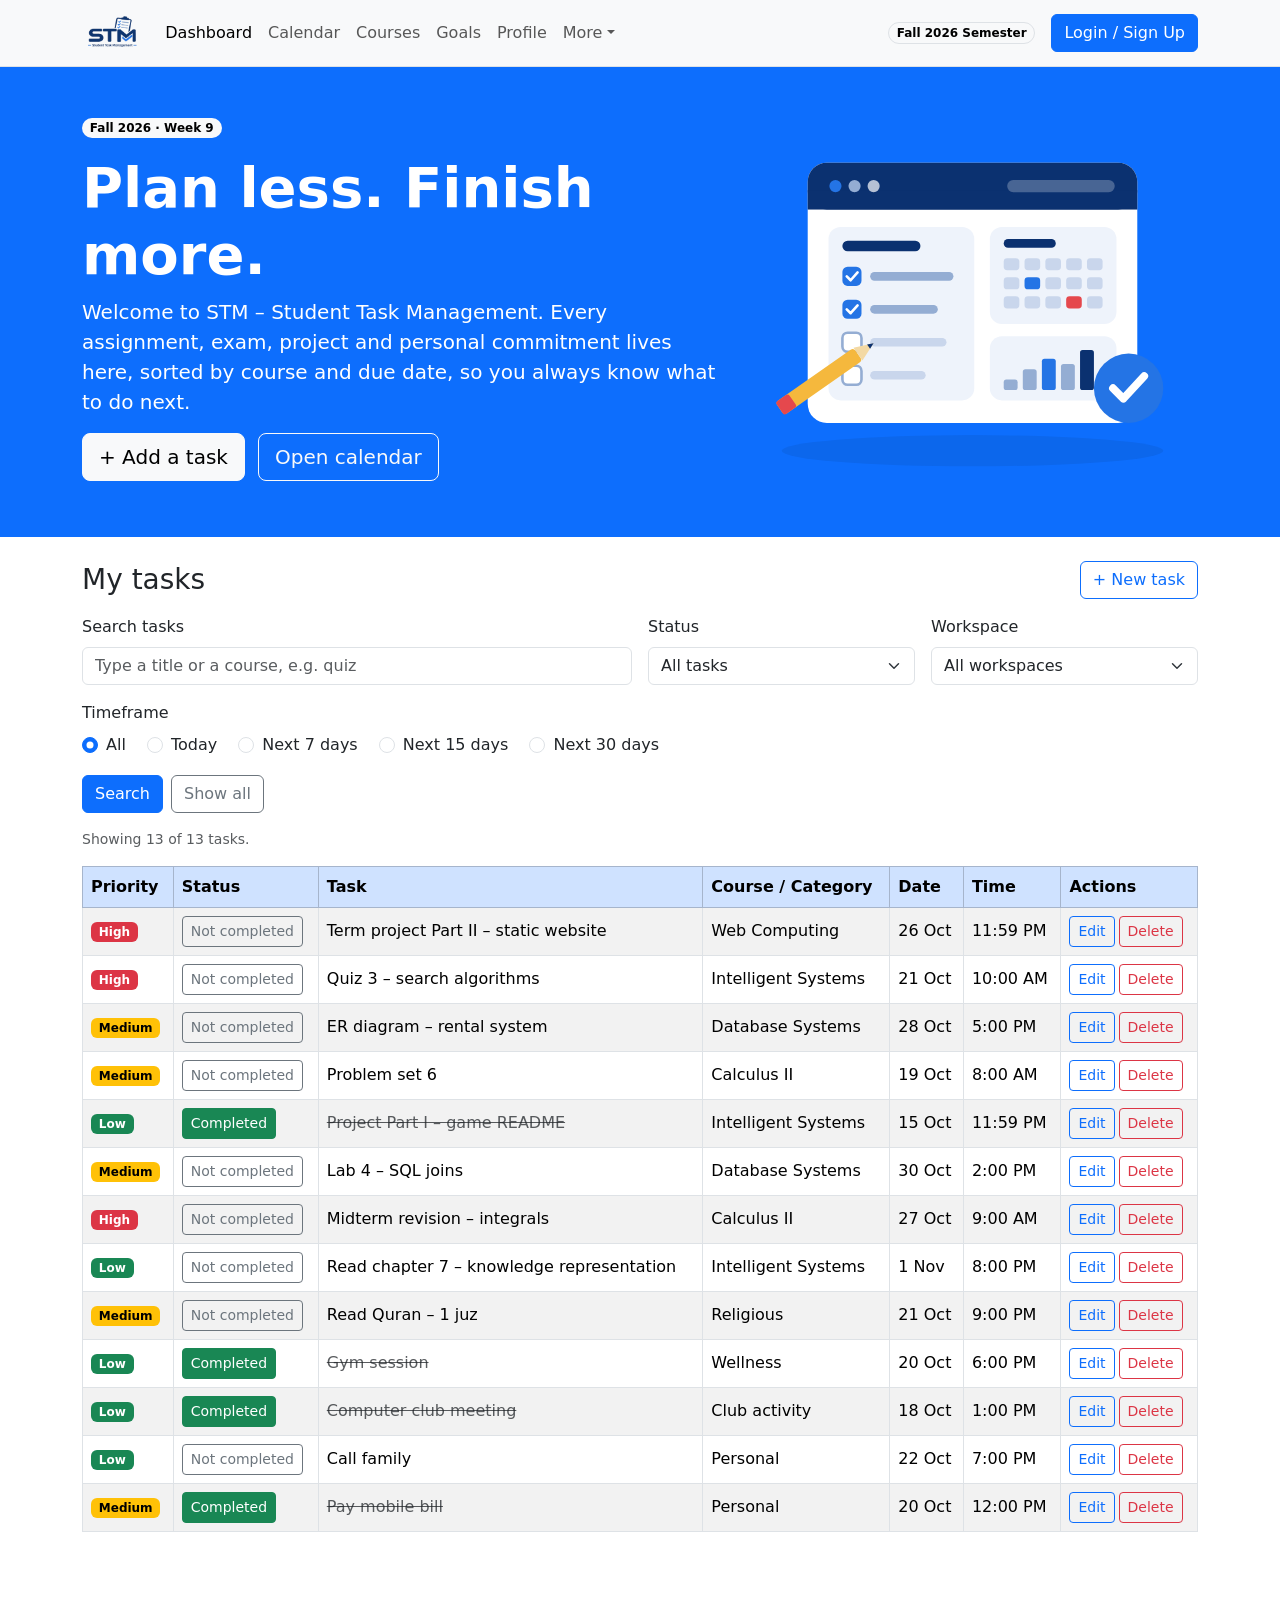
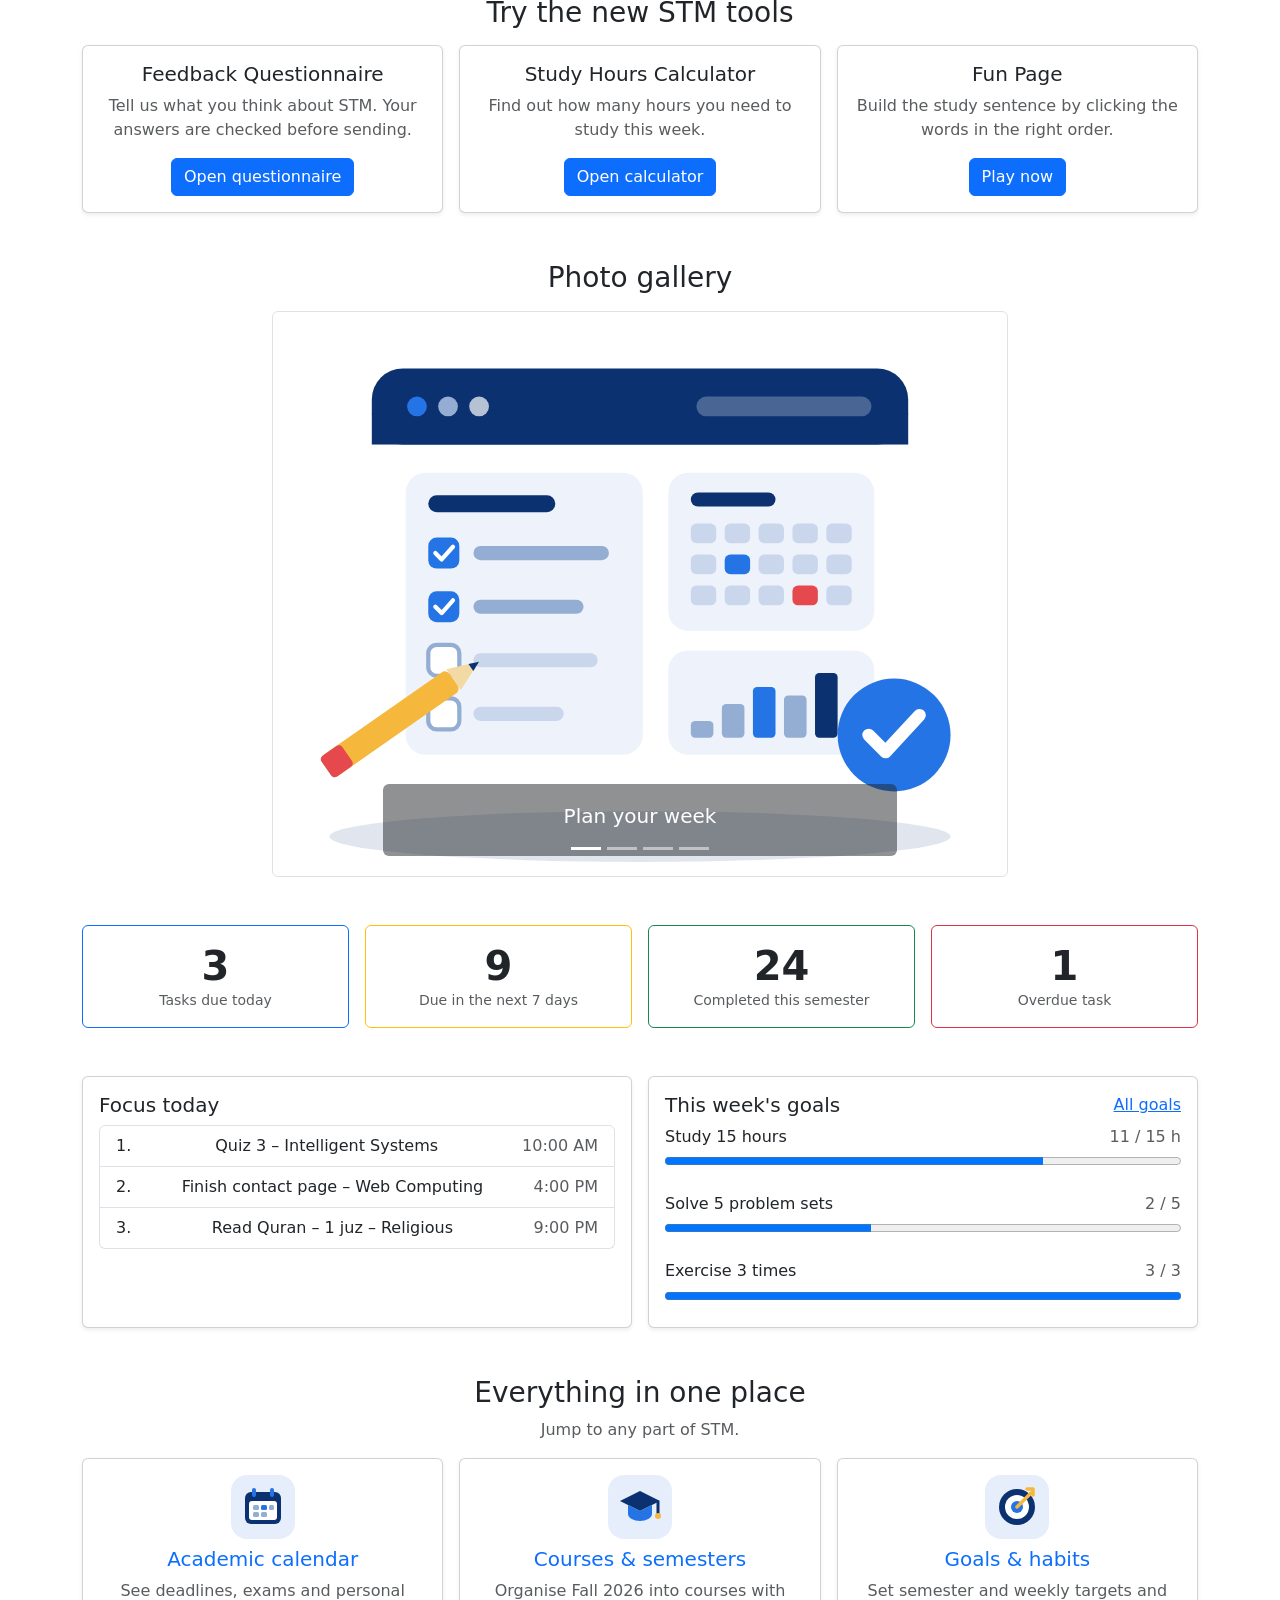
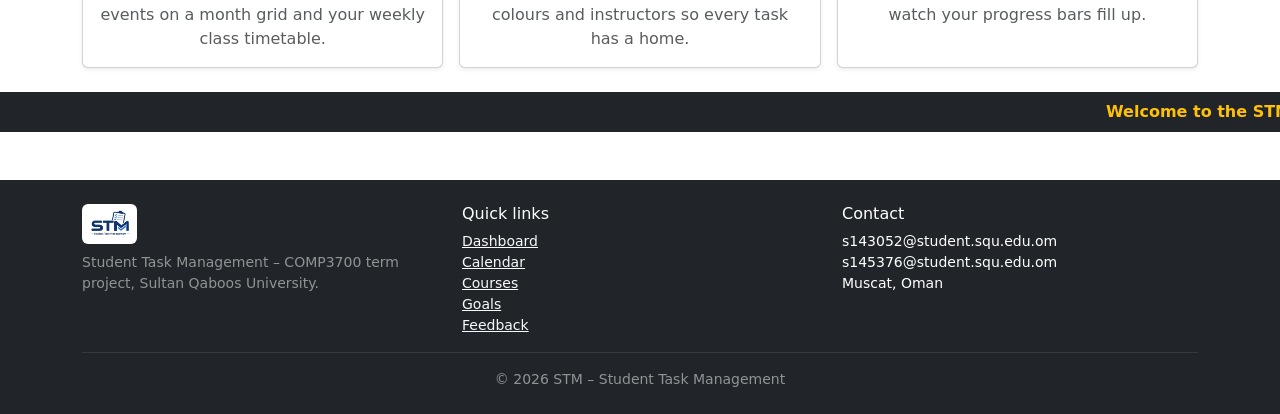
<file: index.html>
<!DOCTYPE html>
<html lang="en">
<head>
  <meta charset="UTF-8" />
  <meta name="viewport" content="width=device-width, initial-scale=1" />
  <title>Task Dashboard | STM – Student Task Management</title>
  <link rel="icon" type="image/svg+xml" href="images/favicon.svg" />
  <link href="https://cdn.jsdelivr.net/npm/bootstrap@5.3.8/dist/css/bootstrap.min.css" rel="stylesheet" integrity="sha384-sRIl4kxILFvY47J16cr9ZwB07vP4J8+LH7qKQnuqkuIAvNWLzeN8tE5YBujZqJLB" crossorigin="anonymous" />
</head>
<body>
  <nav class="navbar navbar-expand-lg bg-body-tertiary border-bottom sticky-top">
    <div class="container">
      <a class="navbar-brand" href="index.html"><img src="images/logo.png" alt="STM logo" height="40" /></a>
      <button class="navbar-toggler" type="button" data-bs-toggle="collapse" data-bs-target="#mainNav" aria-controls="mainNav" aria-expanded="false" aria-label="Toggle navigation">
        <span class="navbar-toggler-icon"></span>
      </button>
      <div class="collapse navbar-collapse" id="mainNav">
        <ul class="navbar-nav me-auto mb-2 mb-lg-0">
          <li class="nav-item"><a class="nav-link active" aria-current="page" href="index.html">Dashboard</a></li>
          <li class="nav-item"><a class="nav-link" href="pages/calendar.html">Calendar</a></li>
          <li class="nav-item"><a class="nav-link" href="pages/courses.html">Courses</a></li>
          <li class="nav-item"><a class="nav-link" href="pages/goals.html">Goals</a></li>
          <li class="nav-item"><a class="nav-link" href="pages/profile.html">Profile</a></li>
          <li class="nav-item dropdown">
            <a class="nav-link dropdown-toggle" href="#" role="button" data-bs-toggle="dropdown" aria-expanded="false">More</a>
            <ul class="dropdown-menu">
              <li><a class="dropdown-item" href="pages/questionnaire.html">Feedback (Questionnaire)</a></li>
              <li><a class="dropdown-item" href="pages/calculate.html">Study Calculator</a></li>
              <li><a class="dropdown-item" href="pages/funpage.html">Fun Page</a></li>
              <li><a class="dropdown-item" href="pages/aboutus.html">About Us</a></li>
              <li><a class="dropdown-item" href="pages/contact.html">Contact Us</a></li>
            </ul>
          </li>
        </ul>
        <span class="badge rounded-pill text-bg-light border me-lg-3 mb-2 mb-lg-0">Fall 2026 Semester</span>
        <a class="btn btn-primary" href="pages/login.html">Login / Sign Up</a>
      </div>
    </div>
  </nav>

  <!-- Hero -->
  <section class="bg-primary text-white py-5">
    <div class="container">
      <div class="row align-items-center g-4">
        <div class="col-md-7">
          <span class="badge rounded-pill text-bg-light mb-3">Fall 2026 · Week 9</span>
          <h1 class="display-4 fw-bold">Plan less. Finish more.</h1>
          <p class="lead">Welcome to <strong>STM – Student Task Management</strong>. Every assignment, exam, project and personal commitment lives here, sorted by course and due date, so you always know what to do next.</p>
          <button type="button" class="btn btn-light btn-lg me-2 mb-2" data-bs-toggle="modal" data-bs-target="#addTaskModal">+ Add a task</button>
          <a class="btn btn-outline-light btn-lg mb-2" href="pages/calendar.html">Open calendar</a>
        </div>
        <div class="col-md-5 text-center">
          <img src="images/hero-planner.svg" class="img-fluid" alt="Planner illustration with checklist, calendar and chart" />
        </div>
      </div>
    </div>
  </section>

  <main class="container my-4">

    <!-- Tasks: table is filled by JavaScript from the tasks array -->
    <section class="mb-5" id="tasks">
      <div class="d-flex flex-wrap justify-content-between align-items-center mb-3">
        <h2 class="h3 mb-0">My tasks</h2>
        <button type="button" class="btn btn-outline-primary" data-bs-toggle="modal" data-bs-target="#addTaskModal">+ New task</button>
      </div>

      <form id="searchForm" class="row g-3 align-items-end mb-3" action="#" method="get" novalidate="novalidate">
        <div class="col-md-6">
          <label for="search_text" class="form-label">Search tasks</label>
          <input type="text" class="form-control" id="search_text" name="search_text" placeholder="Type a title or a course, e.g. quiz" />
        </div>
        <div class="col-md-3">
          <label for="search_status" class="form-label">Status</label>
          <select class="form-select" id="search_status" name="search_status">
            <option value="all">All tasks</option>
            <option value="Not completed">Not completed</option>
            <option value="Completed">Completed</option>
          </select>
        </div>
        <div class="col-md-3">
          <label for="search_workspace" class="form-label">Workspace</label>
          <select class="form-select" id="search_workspace" name="search_workspace">
            <option value="all">All workspaces</option>
            <option value="General">General / Personal</option>
            <option value="Academic">Academic</option>
          </select>
        </div>
        <div class="col-12">
          <div class="form-label">Timeframe</div>
          <div class="form-check form-check-inline">
            <input class="form-check-input" type="radio" name="search_timeframe" id="tf_all" value="all" checked="checked" />
            <label class="form-check-label" for="tf_all">All</label>
          </div>
          <div class="form-check form-check-inline">
            <input class="form-check-input" type="radio" name="search_timeframe" id="tf_today" value="today" />
            <label class="form-check-label" for="tf_today">Today</label>
          </div>
          <div class="form-check form-check-inline">
            <input class="form-check-input" type="radio" name="search_timeframe" id="tf_7" value="7" />
            <label class="form-check-label" for="tf_7">Next 7 days</label>
          </div>
          <div class="form-check form-check-inline">
            <input class="form-check-input" type="radio" name="search_timeframe" id="tf_15" value="15" />
            <label class="form-check-label" for="tf_15">Next 15 days</label>
          </div>
          <div class="form-check form-check-inline">
            <input class="form-check-input" type="radio" name="search_timeframe" id="tf_30" value="30" />
            <label class="form-check-label" for="tf_30">Next 30 days</label>
          </div>
        </div>
        <div class="col-12 d-flex gap-2">
          <button type="submit" class="btn btn-primary">Search</button>
          <button type="button" class="btn btn-outline-secondary" id="showAllButton">Show all</button>
        </div>
      </form>

      <div id="taskMessage" class="alert alert-success d-none" role="alert"></div>
      <p class="text-muted small" id="taskCount"></p>

      <div class="table-responsive">
  <table class="table table-bordered table-striped table-hover align-middle" id="taskTable">
    <thead class="table-primary">
      <tr><th scope="col">Priority</th><th scope="col">Status</th><th scope="col">Task</th><th scope="col">Course / Category</th><th scope="col">Date</th><th scope="col">Time</th><th scope="col">Actions</th></tr>
    </thead>
    <tbody id="taskBody">
    </tbody>
  </table>
</div>
    </section>

    <!-- Links to the three new pages -->
    <section class="mb-5">
      <h2 class="h3 text-center mb-3">Try the new STM tools</h2>
      <div class="row g-3">
        <div class="col-md-4">
          <div class="card h-100 text-center shadow-sm">
            <div class="card-body">
              <h3 class="h5">Feedback Questionnaire</h3>
              <p class="text-muted">Tell us what you think about STM. Your answers are checked before sending.</p>
              <a href="pages/questionnaire.html" class="btn btn-primary">Open questionnaire</a>
            </div>
          </div>
        </div>
        <div class="col-md-4">
          <div class="card h-100 text-center shadow-sm">
            <div class="card-body">
              <h3 class="h5">Study Hours Calculator</h3>
              <p class="text-muted">Find out how many hours you need to study this week.</p>
              <a href="pages/calculate.html" class="btn btn-primary">Open calculator</a>
            </div>
          </div>
        </div>
        <div class="col-md-4">
          <div class="card h-100 text-center shadow-sm">
            <div class="card-body">
              <h3 class="h5">Fun Page</h3>
              <p class="text-muted">Build the study sentence by clicking the words in the right order.</p>
              <a href="pages/funpage.html" class="btn btn-primary">Play now</a>
            </div>
          </div>
        </div>
      </div>
    </section>

    <!-- Photo gallery: Bootstrap carousel, a new photo every 3 seconds -->
    <section class="mb-5">
      <h2 class="h3 text-center mb-3">Photo gallery</h2>
      <div class="row justify-content-center">
        <div class="col-lg-8">
          <div id="photoGallery" class="carousel slide border rounded bg-white" data-bs-ride="carousel" data-bs-interval="3000">
            <div class="carousel-indicators">
              <button type="button" data-bs-target="#photoGallery" data-bs-slide-to="0" class="active" aria-current="true" aria-label="Photo 1"></button>
              <button type="button" data-bs-target="#photoGallery" data-bs-slide-to="1" aria-label="Photo 2"></button>
              <button type="button" data-bs-target="#photoGallery" data-bs-slide-to="2" aria-label="Photo 3"></button>
              <button type="button" data-bs-target="#photoGallery" data-bs-slide-to="3" aria-label="Photo 4"></button>
            </div>
            <div class="carousel-inner">
              <div class="carousel-item active">
                <img src="images/hero-planner.svg" class="d-block w-100" alt="Planner with checklist and calendar" />
                <div class="carousel-caption bg-dark bg-opacity-50 rounded">
                  <h3 class="h5">Plan your week</h3>
                </div>
              </div>
              <div class="carousel-item">
                <img src="images/study-team.svg" class="d-block w-100" alt="Students studying together" />
                <div class="carousel-caption bg-dark bg-opacity-50 rounded">
                  <h3 class="h5">Study together</h3>
                </div>
              </div>
              <div class="carousel-item">
                <img src="images/contact-mail.svg" class="d-block w-100" alt="Mail and messages" />
                <div class="carousel-caption bg-dark bg-opacity-50 rounded">
                  <h3 class="h5">Stay in touch</h3>
                </div>
              </div>
              <div class="carousel-item">
                <img src="images/logo-large.png" class="d-block w-100" alt="STM logo" />
                <div class="carousel-caption bg-dark bg-opacity-50 rounded">
                  <h3 class="h5">STM – Student Task Management</h3>
                </div>
              </div>
            </div>
            <button class="carousel-control-prev" type="button" data-bs-target="#photoGallery" data-bs-slide="prev">
              <span class="carousel-control-prev-icon" aria-hidden="true"></span>
              <span class="visually-hidden">Previous</span>
            </button>
            <button class="carousel-control-next" type="button" data-bs-target="#photoGallery" data-bs-slide="next">
              <span class="carousel-control-next-icon" aria-hidden="true"></span>
              <span class="visually-hidden">Next</span>
            </button>
          </div>
        </div>
      </div>
    </section>

    <!-- Stat cards -->
    <section class="mb-5">
      <div class="row g-3 text-center">
        <div class="col-6 col-md-3"><div class="card border-primary h-100"><div class="card-body"><p class="display-6 fw-bold mb-0">3</p><p class="small text-muted mb-0">Tasks due today</p></div></div></div>
        <div class="col-6 col-md-3"><div class="card border-warning h-100"><div class="card-body"><p class="display-6 fw-bold mb-0">9</p><p class="small text-muted mb-0">Due in the next 7 days</p></div></div></div>
        <div class="col-6 col-md-3"><div class="card border-success h-100"><div class="card-body"><p class="display-6 fw-bold mb-0">24</p><p class="small text-muted mb-0">Completed this semester</p></div></div></div>
        <div class="col-6 col-md-3"><div class="card border-danger h-100"><div class="card-body"><p class="display-6 fw-bold mb-0">1</p><p class="small text-muted mb-0">Overdue task</p></div></div></div>
      </div>
    </section>

    <!-- Focus today and goals -->
    <section class="mb-5">
      <div class="row g-3">
        <div class="col-md-6">
          <div class="card h-100 shadow-sm">
            <div class="card-body">
              <h2 class="h5 card-title">Focus today</h2>
              <ol class="list-group list-group-numbered">
                <li class="list-group-item d-flex justify-content-between">Quiz 3 – Intelligent Systems <span class="text-muted">10:00 AM</span></li>
                <li class="list-group-item d-flex justify-content-between">Finish contact page – Web Computing <span class="text-muted">4:00 PM</span></li>
                <li class="list-group-item d-flex justify-content-between">Read Quran – 1 juz – Religious <span class="text-muted">9:00 PM</span></li>
              </ol>
            </div>
          </div>
        </div>
        <div class="col-md-6">
          <div class="card h-100 shadow-sm">
            <div class="card-body">
              <div class="d-flex justify-content-between">
                <h2 class="h5 card-title">This week's goals</h2>
                <a href="pages/goals.html">All goals</a>
              </div>
              <p class="mb-1 d-flex justify-content-between"><span>Study 15 hours</span><span class="text-muted">11 / 15 h</span></p>
              <progress class="w-100 mb-3" value="11" max="15">73%</progress>
              <p class="mb-1 d-flex justify-content-between"><span>Solve 5 problem sets</span><span class="text-muted">2 / 5</span></p>
              <progress class="w-100 mb-3" value="2" max="5">40%</progress>
              <p class="mb-1 d-flex justify-content-between"><span>Exercise 3 times</span><span class="text-muted">3 / 3</span></p>
              <progress class="w-100" value="3" max="3">100%</progress>
            </div>
          </div>
        </div>
      </div>
    </section>

    <!-- Everything in one place -->
    <section class="mb-4">
      <h2 class="h3 text-center">Everything in one place</h2>
      <p class="text-center text-muted">Jump to any part of STM.</p>
      <div class="row g-3">
        <div class="col-md-4">
          <div class="card h-100 text-center shadow-sm"><div class="card-body">
            <img src="images/icon-calendar.svg" alt="Calendar icon" width="64" height="64" class="mb-2" />
            <h3 class="h5"><a class="stretched-link text-decoration-none" href="pages/calendar.html">Academic calendar</a></h3>
            <p class="text-muted mb-0">See deadlines, exams and personal events on a month grid and your weekly class timetable.</p>
          </div></div>
        </div>
        <div class="col-md-4">
          <div class="card h-100 text-center shadow-sm"><div class="card-body">
            <img src="images/icon-courses.svg" alt="Courses icon" width="64" height="64" class="mb-2" />
            <h3 class="h5"><a class="stretched-link text-decoration-none" href="pages/courses.html">Courses &amp; semesters</a></h3>
            <p class="text-muted mb-0">Organise Fall 2026 into courses with colours and instructors so every task has a home.</p>
          </div></div>
        </div>
        <div class="col-md-4">
          <div class="card h-100 text-center shadow-sm"><div class="card-body">
            <img src="images/icon-goals.svg" alt="Goals icon" width="64" height="64" class="mb-2" />
            <h3 class="h5"><a class="stretched-link text-decoration-none" href="pages/goals.html">Goals &amp; habits</a></h3>
            <p class="text-muted mb-0">Set semester and weekly targets and watch your progress bars fill up.</p>
          </div></div>
        </div>
      </div>
    </section>
  </main>

  <!-- Moving text banner at the bottom of the page (moved by index.js) -->
  <div class="bg-dark text-warning py-2 overflow-hidden text-nowrap" id="bannerBox">
    <span id="bannerText" class="d-inline-block position-relative fw-semibold"></span>
  </div>

  <!-- Modal: quick add a task -->
  <div class="modal fade" id="addTaskModal" tabindex="-1" aria-labelledby="addTaskTitle" aria-hidden="true">
    <div class="modal-dialog modal-lg modal-dialog-scrollable">
      <div class="modal-content">
        <div class="modal-header">
          <h2 class="modal-title h5" id="addTaskTitle">Quick add a task</h2>
          <button type="button" class="btn-close" data-bs-dismiss="modal" aria-label="Close"></button>
        </div>
        <div class="modal-body">
          <p class="text-muted">Add an assignment, exam or personal task. It will appear in the task table.</p>
          <form id="addTaskForm" class="needs-validation" action="https://httpbin.org/get" method="get" target="_blank" novalidate="novalidate">
  <div class="row g-3">
<div class="col-12">
  <label for="task_title" class="form-label">Task title</label>
  <input type="text" class="form-control" id="task_title" name="task_title" required="required" maxlength="150" placeholder="e.g. Lab report 4" />
  <div class="invalid-feedback">Please enter a task title.</div>
</div>
<div class="col-md-6">
  <label for="task_workspace" class="form-label">Workspace / Course</label>
  <select class="form-select" id="task_workspace" name="task_workspace"><optgroup label="General"><option value="Personal" data-workspace="General">Personal</option><option value="Religious" data-workspace="General">Religious</option><option value="Wellness" data-workspace="General">Wellness</option><option value="Club activity" data-workspace="General">Club activity</option></optgroup><optgroup label="Academic – Fall 2026"><option value="Web Computing" selected="selected" data-workspace="Academic">Web Computing</option><option value="Intelligent Systems" data-workspace="Academic">Intelligent Systems</option><option value="Database Systems" data-workspace="Academic">Database Systems</option><option value="Calculus II" data-workspace="Academic">Calculus II</option></optgroup></select>
  <div class="invalid-feedback">Please choose an option.</div>
</div>
<div class="col-md-6">
  <label for="task_type" class="form-label">Task type</label>
  <select class="form-select" id="task_type" name="task_type"><option value="assignment">Assignment</option><option value="exam">Exam / Quiz</option><option value="project">Project</option><option value="personal">Personal task</option></select>
  <div class="invalid-feedback">Please choose an option.</div>
</div>
<div class="col-md-6">
  <label for="task_due_date" class="form-label">Due date</label>
  <input type="date" class="form-control" id="task_due_date" name="task_due_date" required="required" value="2026-10-26" />
  <div class="invalid-feedback">Please choose a due date.</div>
</div>
<div class="col-md-6">
  <label for="task_due_time" class="form-label">Due time</label>
  <input type="time" class="form-control" id="task_due_time" name="task_due_time" value="23:59" />
  <div class="invalid-feedback">Please fill in this field.</div>
</div>
<div class="col-12">
  <div class="form-label">Priority</div>
  <div class="form-check form-check-inline">
    <input class="form-check-input" type="radio" name="task_priority" id="task_priority_High" value="High" required="required" />
    <label class="form-check-label" for="task_priority_High">High</label>
  </div>
  <div class="form-check form-check-inline">
    <input class="form-check-input" type="radio" name="task_priority" id="task_priority_Medium" value="Medium" checked="checked" required="required" />
    <label class="form-check-label" for="task_priority_Medium">Medium</label>
  </div>
  <div class="form-check form-check-inline">
    <input class="form-check-input" type="radio" name="task_priority" id="task_priority_Low" value="Low" required="required" />
    <label class="form-check-label" for="task_priority_Low">Low</label>
    <div class="invalid-feedback">Please choose one option.</div>
  </div>
</div>
<div class="col-12">
  <label for="task_notes" class="form-label">Notes (optional)</label>
  <textarea class="form-control" id="task_notes" name="task_notes" rows="2" placeholder="Requirements, links, group members..."></textarea>
  <div class="invalid-feedback">Please write something.</div>
</div>
<div class="col-12">
  <div class="form-label">Reminders</div>
  <div class="form-check form-check-inline">
    <input class="form-check-input" type="checkbox" name="task_reminder" id="task_reminder_24h" value="24h" />
    <label class="form-check-label" for="task_reminder_24h">24 hours before</label>
  </div>
  <div class="form-check form-check-inline">
    <input class="form-check-input" type="checkbox" name="task_reminder" id="task_reminder_2h" value="2h" />
    <label class="form-check-label" for="task_reminder_2h">2 hours before</label>
  </div>
  <div class="form-check form-check-inline">
    <input class="form-check-input" type="checkbox" name="task_reminder" id="task_reminder_email" value="email" />
    <label class="form-check-label" for="task_reminder_email">Also by e-mail</label>
  </div>
</div>
  </div>
</form>
        </div>
        <div class="modal-footer">
          <button type="button" class="btn btn-outline-secondary" data-bs-dismiss="modal">Cancel</button>
          <button type="submit" class="btn btn-primary" id="saveTaskButton" form="addTaskForm">Save task</button>
        </div>
      </div>
    </div>
  </div>
  <footer class="bg-dark text-white mt-5 py-4">
    <div class="container">
      <div class="row g-4">
        <div class="col-md-4">
          <img src="images/logo.png" alt="STM logo" height="40" class="bg-white rounded p-1 mb-2" />
          <p class="small text-white-50 mb-0">Student Task Management – COMP3700 term project, Sultan Qaboos University.</p>
        </div>
        <div class="col-6 col-md-4">
          <h2 class="h6">Quick links</h2>
          <ul class="list-unstyled small mb-0">
            <li><a class="link-light" href="index.html">Dashboard</a></li>
            <li><a class="link-light" href="pages/calendar.html">Calendar</a></li>
            <li><a class="link-light" href="pages/courses.html">Courses</a></li>
            <li><a class="link-light" href="pages/goals.html">Goals</a></li>
            <li><a class="link-light" href="pages/questionnaire.html">Feedback</a></li>
          </ul>
        </div>
        <div class="col-6 col-md-4">
          <h2 class="h6">Contact</h2>
          <ul class="list-unstyled small mb-0">
            <li>s143052@student.squ.edu.om</li>
            <li>s145376@student.squ.edu.om</li>
            <li>Muscat, Oman</li>
          </ul>
        </div>
      </div>
      <hr class="border-secondary" />
      <p class="text-center small text-white-50 mb-0">&#169; 2026 STM – Student Task Management</p>
    </div>
  </footer>

  <script src="https://cdn.jsdelivr.net/npm/bootstrap@5.3.8/dist/js/bootstrap.bundle.min.js" integrity="sha384-FKyoEForCGlyvwx9Hj09JcYn3nv7wiPVlz7YYwJrWVcXK/BmnVDxM+D2scQbITxI" crossorigin="anonymous"></script>
  <script src="js/validation.js"></script>
  <script src="js/index.js"></script>
</body>
</html>
</file>
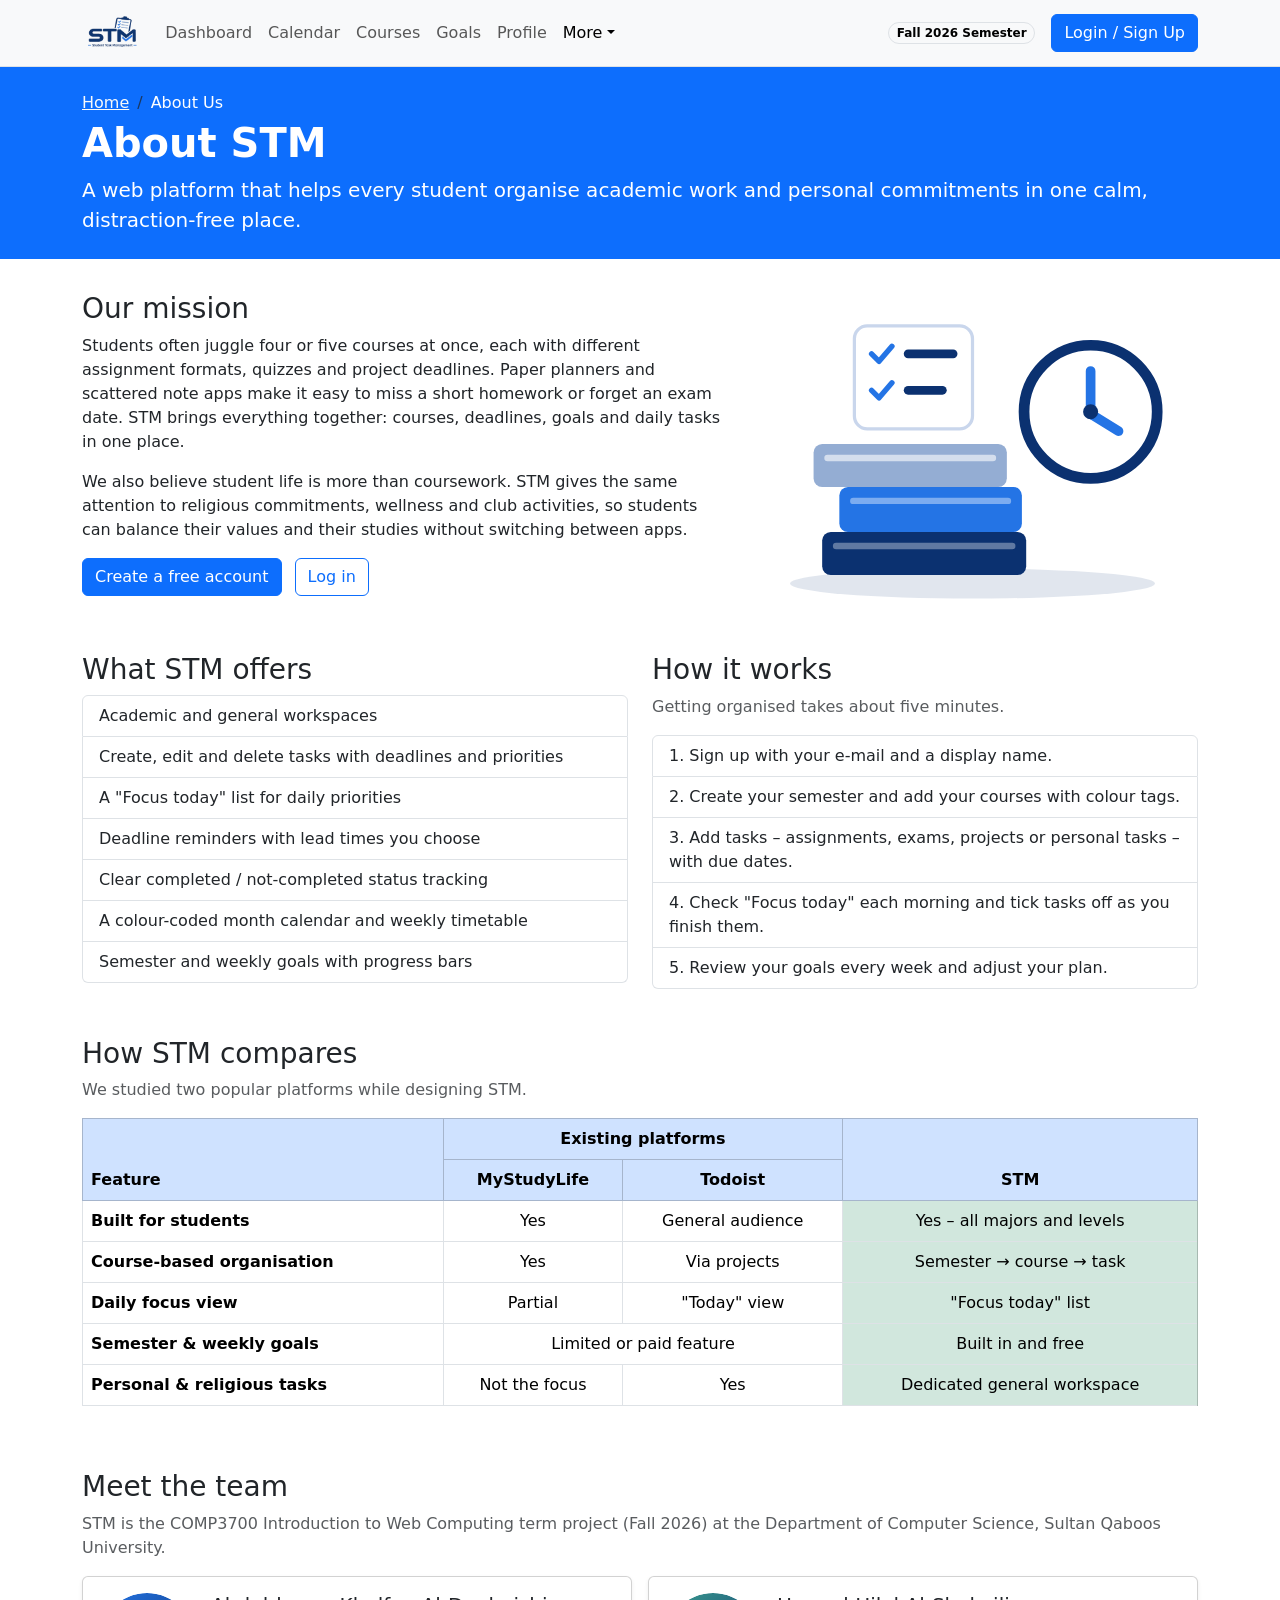
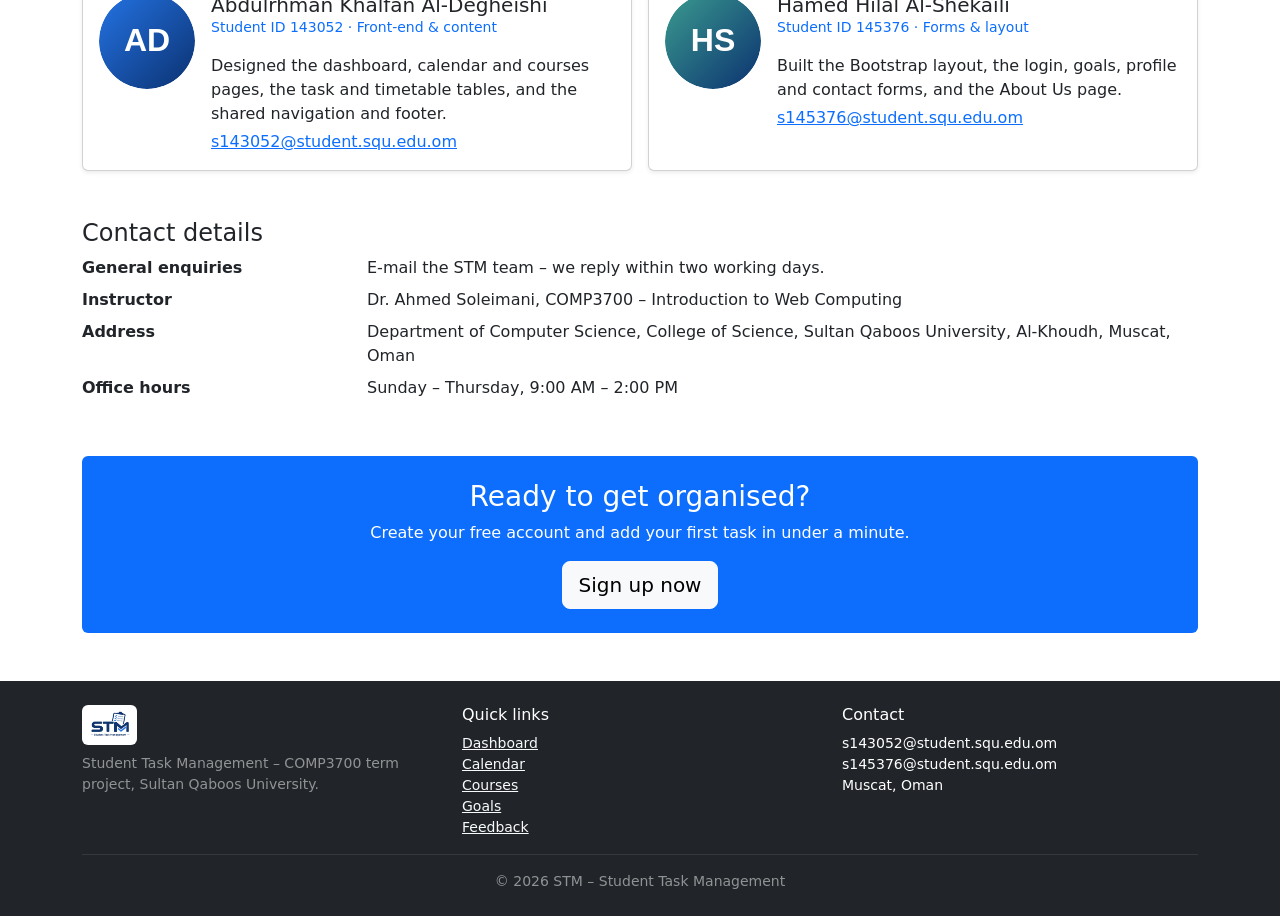
<file: pages/aboutus.html>
<!DOCTYPE html>
<html lang="en">
<head>
  <meta charset="UTF-8" />
  <meta name="viewport" content="width=device-width, initial-scale=1" />
  <title>About STM | STM – Student Task Management</title>
  <link rel="icon" type="image/svg+xml" href="../images/favicon.svg" />
  <link href="https://cdn.jsdelivr.net/npm/bootstrap@5.3.8/dist/css/bootstrap.min.css" rel="stylesheet" integrity="sha384-sRIl4kxILFvY47J16cr9ZwB07vP4J8+LH7qKQnuqkuIAvNWLzeN8tE5YBujZqJLB" crossorigin="anonymous" />
</head>
<body>
  <nav class="navbar navbar-expand-lg bg-body-tertiary border-bottom sticky-top">
    <div class="container">
      <a class="navbar-brand" href="../index.html"><img src="../images/logo.png" alt="STM logo" height="40" /></a>
      <button class="navbar-toggler" type="button" data-bs-toggle="collapse" data-bs-target="#mainNav" aria-controls="mainNav" aria-expanded="false" aria-label="Toggle navigation">
        <span class="navbar-toggler-icon"></span>
      </button>
      <div class="collapse navbar-collapse" id="mainNav">
        <ul class="navbar-nav me-auto mb-2 mb-lg-0">
          <li class="nav-item"><a class="nav-link" href="../index.html">Dashboard</a></li>
          <li class="nav-item"><a class="nav-link" href="calendar.html">Calendar</a></li>
          <li class="nav-item"><a class="nav-link" href="courses.html">Courses</a></li>
          <li class="nav-item"><a class="nav-link" href="goals.html">Goals</a></li>
          <li class="nav-item"><a class="nav-link" href="profile.html">Profile</a></li>
          <li class="nav-item dropdown">
            <a class="nav-link dropdown-toggle active" href="#" role="button" data-bs-toggle="dropdown" aria-expanded="false">More</a>
            <ul class="dropdown-menu">
              <li><a class="dropdown-item" href="questionnaire.html">Feedback (Questionnaire)</a></li>
              <li><a class="dropdown-item" href="calculate.html">Study Calculator</a></li>
              <li><a class="dropdown-item" href="funpage.html">Fun Page</a></li>
              <li><a class="dropdown-item active" href="aboutus.html">About Us</a></li>
              <li><a class="dropdown-item" href="contact.html">Contact Us</a></li>
            </ul>
          </li>
        </ul>
        <span class="badge rounded-pill text-bg-light border me-lg-3 mb-2 mb-lg-0">Fall 2026 Semester</span>
        <a class="btn btn-primary" href="login.html">Login / Sign Up</a>
      </div>
    </div>
  </nav>
  <header class="bg-primary text-white py-4">
    <div class="container">
      <nav aria-label="breadcrumb">
        <ol class="breadcrumb mb-1">
          <li class="breadcrumb-item"><a class="link-light" href="../index.html">Home</a></li>
          <li class="breadcrumb-item active text-white" aria-current="page">About Us</li>
        </ol>
      </nav>
      <h1 class="display-6 fw-bold">About STM</h1>
      <p class="lead mb-0">A web platform that helps every student organise academic work and personal commitments in one calm, distraction-free place.</p>
    </div>
  </header>

  <main class="container my-4">

    <section class="mb-5">
      <div class="row align-items-center g-4">
        <div class="col-md-7">
          <h2 class="h3">Our mission</h2>
          <p>Students often juggle four or five courses at once, each with different assignment formats, quizzes and project deadlines. Paper planners and scattered note apps make it easy to miss a short homework or forget an exam date. STM brings everything together: courses, deadlines, goals and daily tasks in one place.</p>
          <p>We also believe student life is more than coursework. STM gives the same attention to religious commitments, wellness and club activities, so students can balance their values and their studies without switching between apps.</p>
          <a class="btn btn-primary me-2" href="login.html">Create a free account</a>
          <a class="btn btn-outline-primary" href="login.html">Log in</a>
        </div>
        <div class="col-md-5 text-center">
          <img src="../images/study-team.svg" class="img-fluid" alt="Students studying together" />
        </div>
      </div>
    </section>

    <section class="mb-5">
      <div class="row g-4">
        <div class="col-md-6">
          <h2 class="h3">What STM offers</h2>
          <ul class="list-group">
            <li class="list-group-item">Academic and general workspaces</li>
            <li class="list-group-item">Create, edit and delete tasks with deadlines and priorities</li>
            <li class="list-group-item">A "Focus today" list for daily priorities</li>
            <li class="list-group-item">Deadline reminders with lead times you choose</li>
            <li class="list-group-item">Clear completed / not-completed status tracking</li>
            <li class="list-group-item">A colour-coded month calendar and weekly timetable</li>
            <li class="list-group-item">Semester and weekly goals with progress bars</li>
          </ul>
        </div>
        <div class="col-md-6">
          <h2 class="h3">How it works</h2>
          <p class="text-muted">Getting organised takes about five minutes.</p>
          <ol class="list-group list-group-numbered">
            <li class="list-group-item">Sign up with your e-mail and a display name.</li>
            <li class="list-group-item">Create your semester and add your courses with colour tags.</li>
            <li class="list-group-item">Add tasks – assignments, exams, projects or personal tasks – with due dates.</li>
            <li class="list-group-item">Check "Focus today" each morning and tick tasks off as you finish them.</li>
            <li class="list-group-item">Review your goals every week and adjust your plan.</li>
          </ol>
        </div>
      </div>
    </section>

    <section class="mb-5">
      <h2 class="h3">How STM compares</h2>
      <p class="text-muted">We studied two popular platforms while designing STM.</p>
      <div class="table-responsive">
        <table class="table table-bordered text-center align-middle">
          <thead class="table-primary">
            <tr><th scope="col" rowspan="2" class="text-start">Feature</th><th scope="col" colspan="2">Existing platforms</th><th scope="col" rowspan="2">STM</th></tr>
            <tr><th scope="col">MyStudyLife</th><th scope="col">Todoist</th></tr>
          </thead>
          <tbody>
            <tr><th scope="row" class="text-start">Built for students</th><td>Yes</td><td>General audience</td><td class="table-success">Yes – all majors and levels</td></tr>
            <tr><th scope="row" class="text-start">Course-based organisation</th><td>Yes</td><td>Via projects</td><td class="table-success">Semester → course → task</td></tr>
            <tr><th scope="row" class="text-start">Daily focus view</th><td>Partial</td><td>"Today" view</td><td class="table-success">"Focus today" list</td></tr>
            <tr><th scope="row" class="text-start">Semester &amp; weekly goals</th><td colspan="2">Limited or paid feature</td><td class="table-success">Built in and free</td></tr>
            <tr><th scope="row" class="text-start">Personal &amp; religious tasks</th><td>Not the focus</td><td>Yes</td><td class="table-success">Dedicated general workspace</td></tr>
          </tbody>
        </table>
      </div>
    </section>

    <section class="mb-5">
      <h2 class="h3">Meet the team</h2>
      <p class="text-muted">STM is the COMP3700 Introduction to Web Computing term project (Fall 2026) at the Department of Computer Science, Sultan Qaboos University.</p>
      <div class="row g-3">
        <div class="col-md-6">
          <div class="card h-100 shadow-sm"><div class="card-body d-flex gap-3">
            <img src="../images/avatar-abdulrhman.svg" alt="Avatar of Abdulrhman" width="96" height="96" class="rounded-circle" />
            <div>
              <h3 class="h5 mb-0">Abdulrhman Khalfan Al-Degheishi</h3>
              <p class="text-primary small">Student ID 143052 · Front-end &amp; content</p>
              <p class="mb-1">Designed the dashboard, calendar and courses pages, the task and timetable tables, and the shared navigation and footer.</p>
              <a href="mailto:s143052@student.squ.edu.om?subject=STM%20project&amp;cc=s145376@student.squ.edu.om&amp;body=Hello%20Abdulrhman">s143052@student.squ.edu.om</a>
            </div>
          </div></div>
        </div>
        <div class="col-md-6">
          <div class="card h-100 shadow-sm"><div class="card-body d-flex gap-3">
            <img src="../images/avatar-hamed.svg" alt="Avatar of Hamed" width="96" height="96" class="rounded-circle" />
            <div>
              <h3 class="h5 mb-0">Hamed Hilal Al-Shekaili</h3>
              <p class="text-primary small">Student ID 145376 · Forms &amp; layout</p>
              <p class="mb-1">Built the Bootstrap layout, the login, goals, profile and contact forms, and the About Us page.</p>
              <a href="mailto:s145376@student.squ.edu.om?subject=STM%20project&amp;cc=s143052@student.squ.edu.om&amp;body=Hello%20Hamed">s145376@student.squ.edu.om</a>
            </div>
          </div></div>
        </div>
      </div>
    </section>

    <section class="mb-5">
      <h2 class="h4">Contact details</h2>
      <dl class="row">
        <dt class="col-sm-3">General enquiries</dt><dd class="col-sm-9">E-mail the STM team – we reply within two working days.</dd>
        <dt class="col-sm-3">Instructor</dt><dd class="col-sm-9">Dr. Ahmed Soleimani, COMP3700 – Introduction to Web Computing</dd>
        <dt class="col-sm-3">Address</dt><dd class="col-sm-9">Department of Computer Science, College of Science, Sultan Qaboos University, Al-Khoudh, Muscat, Oman</dd>
        <dt class="col-sm-3">Office hours</dt><dd class="col-sm-9">Sunday – Thursday, 9:00 AM – 2:00 PM</dd>
      </dl>
    </section>

    <section class="bg-primary text-white rounded p-4 text-center">
      <h2 class="h3">Ready to get organised?</h2>
      <p>Create your free account and add your first task in under a minute.</p>
      <a class="btn btn-light btn-lg" href="login.html">Sign up now</a>
    </section>
  </main>
  <footer class="bg-dark text-white mt-5 py-4">
    <div class="container">
      <div class="row g-4">
        <div class="col-md-4">
          <img src="../images/logo.png" alt="STM logo" height="40" class="bg-white rounded p-1 mb-2" />
          <p class="small text-white-50 mb-0">Student Task Management – COMP3700 term project, Sultan Qaboos University.</p>
        </div>
        <div class="col-6 col-md-4">
          <h2 class="h6">Quick links</h2>
          <ul class="list-unstyled small mb-0">
            <li><a class="link-light" href="../index.html">Dashboard</a></li>
            <li><a class="link-light" href="calendar.html">Calendar</a></li>
            <li><a class="link-light" href="courses.html">Courses</a></li>
            <li><a class="link-light" href="goals.html">Goals</a></li>
            <li><a class="link-light" href="questionnaire.html">Feedback</a></li>
          </ul>
        </div>
        <div class="col-6 col-md-4">
          <h2 class="h6">Contact</h2>
          <ul class="list-unstyled small mb-0">
            <li>s143052@student.squ.edu.om</li>
            <li>s145376@student.squ.edu.om</li>
            <li>Muscat, Oman</li>
          </ul>
        </div>
      </div>
      <hr class="border-secondary" />
      <p class="text-center small text-white-50 mb-0">&#169; 2026 STM – Student Task Management</p>
    </div>
  </footer>

  <script src="https://cdn.jsdelivr.net/npm/bootstrap@5.3.8/dist/js/bootstrap.bundle.min.js" integrity="sha384-FKyoEForCGlyvwx9Hj09JcYn3nv7wiPVlz7YYwJrWVcXK/BmnVDxM+D2scQbITxI" crossorigin="anonymous"></script>
</body>
</html>
</file>
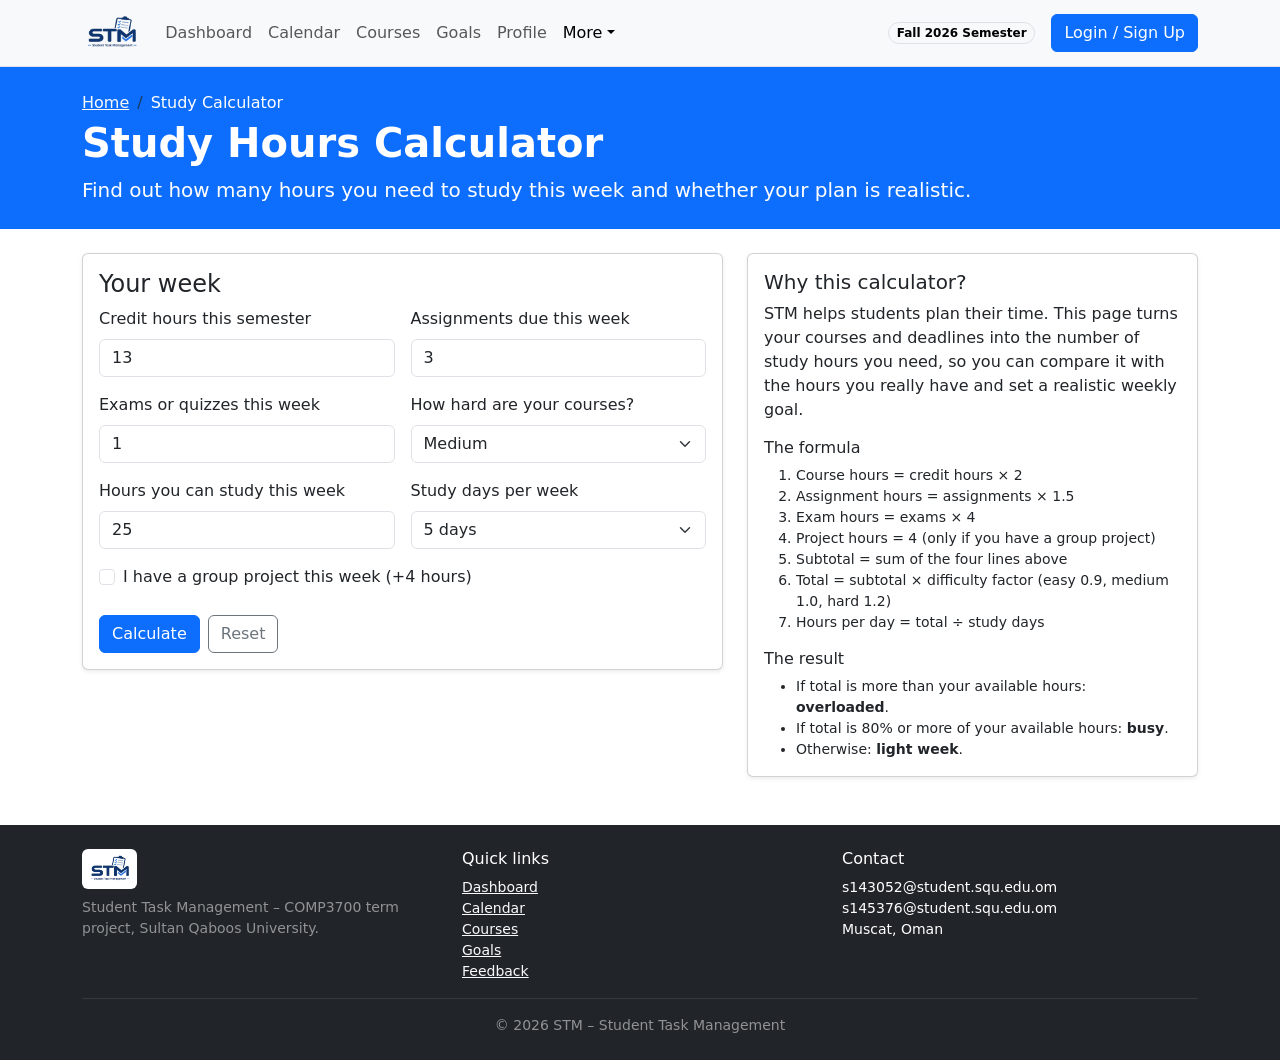
<file: pages/calculate.html>
<!DOCTYPE html>
<html lang="en">
<head>
  <meta charset="UTF-8" />
  <meta name="viewport" content="width=device-width, initial-scale=1" />
  <title>Study Hours Calculator | STM – Student Task Management</title>
  <link rel="icon" type="image/svg+xml" href="../images/favicon.svg" />
  <link href="https://cdn.jsdelivr.net/npm/bootstrap@5.3.8/dist/css/bootstrap.min.css" rel="stylesheet" integrity="sha384-sRIl4kxILFvY47J16cr9ZwB07vP4J8+LH7qKQnuqkuIAvNWLzeN8tE5YBujZqJLB" crossorigin="anonymous" />
</head>
<body>
  <nav class="navbar navbar-expand-lg bg-body-tertiary border-bottom sticky-top">
    <div class="container">
      <a class="navbar-brand" href="../index.html"><img src="../images/logo.png" alt="STM logo" height="40" /></a>
      <button class="navbar-toggler" type="button" data-bs-toggle="collapse" data-bs-target="#mainNav" aria-controls="mainNav" aria-expanded="false" aria-label="Toggle navigation">
        <span class="navbar-toggler-icon"></span>
      </button>
      <div class="collapse navbar-collapse" id="mainNav">
        <ul class="navbar-nav me-auto mb-2 mb-lg-0">
          <li class="nav-item"><a class="nav-link" href="../index.html">Dashboard</a></li>
          <li class="nav-item"><a class="nav-link" href="calendar.html">Calendar</a></li>
          <li class="nav-item"><a class="nav-link" href="courses.html">Courses</a></li>
          <li class="nav-item"><a class="nav-link" href="goals.html">Goals</a></li>
          <li class="nav-item"><a class="nav-link" href="profile.html">Profile</a></li>
          <li class="nav-item dropdown">
            <a class="nav-link dropdown-toggle active" href="#" role="button" data-bs-toggle="dropdown" aria-expanded="false">More</a>
            <ul class="dropdown-menu">
              <li><a class="dropdown-item" href="questionnaire.html">Feedback (Questionnaire)</a></li>
              <li><a class="dropdown-item active" href="calculate.html">Study Calculator</a></li>
              <li><a class="dropdown-item" href="funpage.html">Fun Page</a></li>
              <li><a class="dropdown-item" href="aboutus.html">About Us</a></li>
              <li><a class="dropdown-item" href="contact.html">Contact Us</a></li>
            </ul>
          </li>
        </ul>
        <span class="badge rounded-pill text-bg-light border me-lg-3 mb-2 mb-lg-0">Fall 2026 Semester</span>
        <a class="btn btn-primary" href="login.html">Login / Sign Up</a>
      </div>
    </div>
  </nav>
  <header class="bg-primary text-white py-4">
    <div class="container">
      <nav aria-label="breadcrumb">
        <ol class="breadcrumb mb-1">
          <li class="breadcrumb-item"><a class="link-light" href="../index.html">Home</a></li>
          <li class="breadcrumb-item active text-white" aria-current="page">Study Calculator</li>
        </ol>
      </nav>
      <h1 class="display-6 fw-bold">Study Hours Calculator</h1>
      <p class="lead mb-0">Find out how many hours you need to study this week and whether your plan is realistic.</p>
    </div>
  </header>

  <main class="container my-4">
    <div class="row g-4">
      <div class="col-lg-7">
        <div class="card shadow-sm"><div class="card-body">
          <h2 class="h4">Your week</h2>
          <form id="calcForm" class="needs-validation" action="#" method="get" novalidate="novalidate">
  <div class="row g-3">
    <div class="col-md-6">
      <label for="calc_credits" class="form-label">Credit hours this semester</label>
      <input type="number" class="form-control" id="calc_credits" name="calc_credits" min="1" max="21" value="13" required="required" />
      <div class="invalid-feedback">Enter a number from 1 to 21.</div>
    </div>
    <div class="col-md-6">
      <label for="calc_assignments" class="form-label">Assignments due this week</label>
      <input type="number" class="form-control" id="calc_assignments" name="calc_assignments" min="0" max="20" value="3" required="required" />
      <div class="invalid-feedback">Enter a number from 0 to 20.</div>
    </div>
    <div class="col-md-6">
      <label for="calc_exams" class="form-label">Exams or quizzes this week</label>
      <input type="number" class="form-control" id="calc_exams" name="calc_exams" min="0" max="6" value="1" required="required" />
      <div class="invalid-feedback">Enter a number from 0 to 6.</div>
    </div>
    <div class="col-md-6">
      <label for="calc_difficulty" class="form-label">How hard are your courses?</label>
      <select class="form-select" id="calc_difficulty" name="calc_difficulty" required="required">
        <option value="easy">Easy</option>
        <option value="medium" selected="selected">Medium</option>
        <option value="hard">Hard</option>
      </select>
      <div class="invalid-feedback">Please choose a difficulty.</div>
    </div>
    <div class="col-md-6">
      <label for="calc_available" class="form-label">Hours you can study this week</label>
      <input type="number" class="form-control" id="calc_available" name="calc_available" min="1" max="80" value="25" required="required" />
      <div class="invalid-feedback">Enter a number from 1 to 80.</div>
    </div>
    <div class="col-md-6">
      <label for="calc_days" class="form-label">Study days per week</label>
      <select class="form-select" id="calc_days" name="calc_days">
        <option value="5" selected="selected">5 days</option>
        <option value="6">6 days</option>
        <option value="7">7 days</option>
      </select>
    </div>
    <div class="col-12">
      <div class="form-check">
        <input class="form-check-input" type="checkbox" id="calc_project" name="calc_project" value="yes" />
        <label class="form-check-label" for="calc_project">I have a group project this week (+4 hours)</label>
      </div>
    </div>
  </div>
  <div class="mt-4 d-flex flex-wrap gap-2">
    <button type="submit" class="btn btn-primary">Calculate</button>
    <button type="reset" class="btn btn-outline-secondary" id="calcReset">Reset</button>
  </div>
</form>
        </div></div>
        <div id="calcResult" class="mt-4 d-none"></div>
      </div>
      <div class="col-lg-5">
        <div class="card shadow-sm"><div class="card-body">
          <h2 class="h5">Why this calculator?</h2>
          <p>STM helps students plan their time. This page turns your courses and deadlines into the number of study hours you need, so you can compare it with the hours you really have and set a realistic weekly goal.</p>
          <h3 class="h6">The formula</h3>
          <ol class="small">
            <li>Course hours = credit hours × 2</li>
            <li>Assignment hours = assignments × 1.5</li>
            <li>Exam hours = exams × 4</li>
            <li>Project hours = 4 (only if you have a group project)</li>
            <li>Subtotal = sum of the four lines above</li>
            <li>Total = subtotal × difficulty factor (easy 0.9, medium 1.0, hard 1.2)</li>
            <li>Hours per day = total ÷ study days</li>
          </ol>
          <h3 class="h6">The result</h3>
          <ul class="small mb-0">
            <li>If total is more than your available hours: <strong>overloaded</strong>.</li>
            <li>If total is 80% or more of your available hours: <strong>busy</strong>.</li>
            <li>Otherwise: <strong>light week</strong>.</li>
          </ul>
        </div></div>
      </div>
    </div>
  </main>
  <footer class="bg-dark text-white mt-5 py-4">
    <div class="container">
      <div class="row g-4">
        <div class="col-md-4">
          <img src="../images/logo.png" alt="STM logo" height="40" class="bg-white rounded p-1 mb-2" />
          <p class="small text-white-50 mb-0">Student Task Management – COMP3700 term project, Sultan Qaboos University.</p>
        </div>
        <div class="col-6 col-md-4">
          <h2 class="h6">Quick links</h2>
          <ul class="list-unstyled small mb-0">
            <li><a class="link-light" href="../index.html">Dashboard</a></li>
            <li><a class="link-light" href="calendar.html">Calendar</a></li>
            <li><a class="link-light" href="courses.html">Courses</a></li>
            <li><a class="link-light" href="goals.html">Goals</a></li>
            <li><a class="link-light" href="questionnaire.html">Feedback</a></li>
          </ul>
        </div>
        <div class="col-6 col-md-4">
          <h2 class="h6">Contact</h2>
          <ul class="list-unstyled small mb-0">
            <li>s143052@student.squ.edu.om</li>
            <li>s145376@student.squ.edu.om</li>
            <li>Muscat, Oman</li>
          </ul>
        </div>
      </div>
      <hr class="border-secondary" />
      <p class="text-center small text-white-50 mb-0">&#169; 2026 STM – Student Task Management</p>
    </div>
  </footer>

  <script src="https://cdn.jsdelivr.net/npm/bootstrap@5.3.8/dist/js/bootstrap.bundle.min.js" integrity="sha384-FKyoEForCGlyvwx9Hj09JcYn3nv7wiPVlz7YYwJrWVcXK/BmnVDxM+D2scQbITxI" crossorigin="anonymous"></script>
  <script src="../js/validation.js"></script>
  <script src="../js/calculate.js"></script>
</body>
</html>
</file>
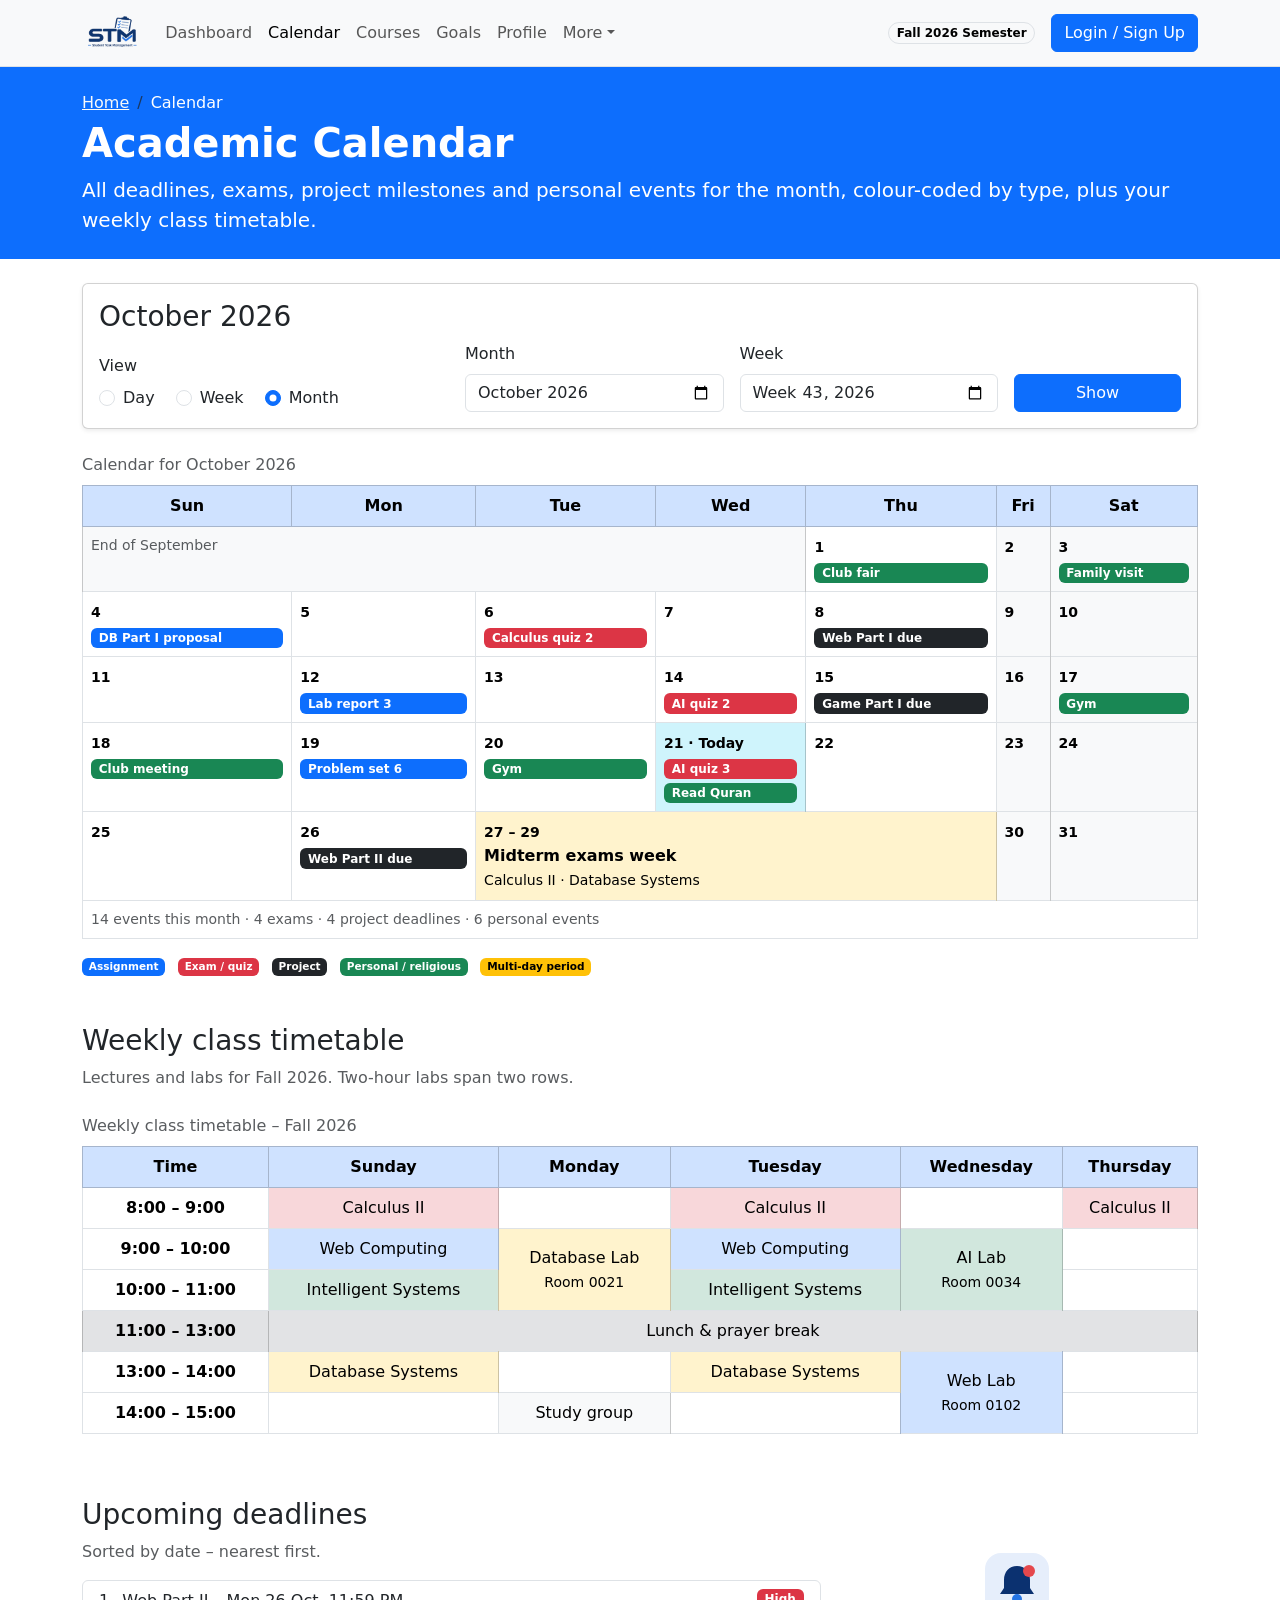
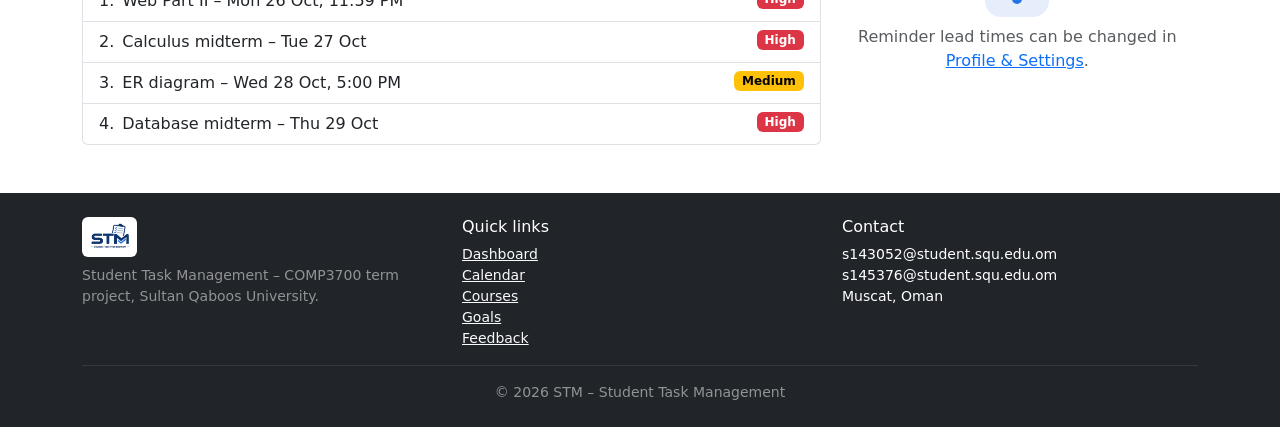
<file: pages/calendar.html>
<!DOCTYPE html>
<html lang="en">
<head>
  <meta charset="UTF-8" />
  <meta name="viewport" content="width=device-width, initial-scale=1" />
  <title>Academic Calendar | STM – Student Task Management</title>
  <link rel="icon" type="image/svg+xml" href="../images/favicon.svg" />
  <link href="https://cdn.jsdelivr.net/npm/bootstrap@5.3.8/dist/css/bootstrap.min.css" rel="stylesheet" integrity="sha384-sRIl4kxILFvY47J16cr9ZwB07vP4J8+LH7qKQnuqkuIAvNWLzeN8tE5YBujZqJLB" crossorigin="anonymous" />
</head>
<body>
  <nav class="navbar navbar-expand-lg bg-body-tertiary border-bottom sticky-top">
    <div class="container">
      <a class="navbar-brand" href="../index.html"><img src="../images/logo.png" alt="STM logo" height="40" /></a>
      <button class="navbar-toggler" type="button" data-bs-toggle="collapse" data-bs-target="#mainNav" aria-controls="mainNav" aria-expanded="false" aria-label="Toggle navigation">
        <span class="navbar-toggler-icon"></span>
      </button>
      <div class="collapse navbar-collapse" id="mainNav">
        <ul class="navbar-nav me-auto mb-2 mb-lg-0">
          <li class="nav-item"><a class="nav-link" href="../index.html">Dashboard</a></li>
          <li class="nav-item"><a class="nav-link active" aria-current="page" href="calendar.html">Calendar</a></li>
          <li class="nav-item"><a class="nav-link" href="courses.html">Courses</a></li>
          <li class="nav-item"><a class="nav-link" href="goals.html">Goals</a></li>
          <li class="nav-item"><a class="nav-link" href="profile.html">Profile</a></li>
          <li class="nav-item dropdown">
            <a class="nav-link dropdown-toggle" href="#" role="button" data-bs-toggle="dropdown" aria-expanded="false">More</a>
            <ul class="dropdown-menu">
              <li><a class="dropdown-item" href="questionnaire.html">Feedback (Questionnaire)</a></li>
              <li><a class="dropdown-item" href="calculate.html">Study Calculator</a></li>
              <li><a class="dropdown-item" href="funpage.html">Fun Page</a></li>
              <li><a class="dropdown-item" href="aboutus.html">About Us</a></li>
              <li><a class="dropdown-item" href="contact.html">Contact Us</a></li>
            </ul>
          </li>
        </ul>
        <span class="badge rounded-pill text-bg-light border me-lg-3 mb-2 mb-lg-0">Fall 2026 Semester</span>
        <a class="btn btn-primary" href="login.html">Login / Sign Up</a>
      </div>
    </div>
  </nav>
  <header class="bg-primary text-white py-4">
    <div class="container">
      <nav aria-label="breadcrumb">
        <ol class="breadcrumb mb-1">
          <li class="breadcrumb-item"><a class="link-light" href="../index.html">Home</a></li>
          <li class="breadcrumb-item active text-white" aria-current="page">Calendar</li>
        </ol>
      </nav>
      <h1 class="display-6 fw-bold">Academic Calendar</h1>
      <p class="lead mb-0">All deadlines, exams, project milestones and personal events for the month, colour-coded by type, plus your weekly class timetable.</p>
    </div>
  </header>

  <main class="container my-4">
    <section class="mb-5">
      <div class="card shadow-sm"><div class="card-body">
        <h2 class="h3">October 2026</h2>
        <form id="calendarViewForm" class="needs-validation row g-3 align-items-end" action="https://httpbin.org/get" method="get" target="_blank" novalidate="novalidate">
  <input type="hidden" name="form_name" value="calendar_view" />
  <div class="col-md-4">
    <div class="form-label">View</div>
    <div class="form-check form-check-inline"><input class="form-check-input" type="radio" name="cal_view" id="cal_view_day" value="day" /><label class="form-check-label" for="cal_view_day">Day</label></div>
    <div class="form-check form-check-inline"><input class="form-check-input" type="radio" name="cal_view" id="cal_view_week" value="week" /><label class="form-check-label" for="cal_view_week">Week</label></div>
    <div class="form-check form-check-inline"><input class="form-check-input" type="radio" name="cal_view" id="cal_view_month" value="month" checked="checked" /><label class="form-check-label" for="cal_view_month">Month</label></div>
  </div>
  <div class="col-md-3">
    <label for="cal_month" class="form-label">Month</label>
    <input type="month" class="form-control" id="cal_month" name="cal_month" value="2026-10" required="required" />
    <div class="invalid-feedback">Please choose a month.</div>
  </div>
  <div class="col-md-3">
    <label for="cal_week" class="form-label">Week</label>
    <input type="week" class="form-control" id="cal_week" name="cal_week" value="2026-W43" required="required" />
    <div class="invalid-feedback">Please choose a week.</div>
  </div>
  <div class="col-md-2"><button type="submit" class="btn btn-primary w-100">Show</button></div>
</form>
      </div></div>
      <div class="mt-3"><div class="table-responsive">
  <table class="table table-bordered align-top">
    <caption class="caption-top">Calendar for October 2026</caption>
    <thead class="table-primary text-center">
      <tr><th scope="col">Sun</th><th scope="col">Mon</th><th scope="col">Tue</th><th scope="col">Wed</th><th scope="col">Thu</th><th scope="col">Fri</th><th scope="col">Sat</th></tr>
    </thead>
    <tbody>
      <tr><td colspan="4" class="table-light text-muted small">End of September</td><td><span class="fw-semibold small">1</span><span class="badge text-bg-success d-block text-start text-wrap mt-1">Club fair</span></td><td class="table-light"><span class="fw-semibold small">2</span></td><td class="table-light"><span class="fw-semibold small">3</span><span class="badge text-bg-success d-block text-start text-wrap mt-1">Family visit</span></td></tr>
<tr><td><span class="fw-semibold small">4</span><span class="badge text-bg-primary d-block text-start text-wrap mt-1">DB Part I proposal</span></td><td><span class="fw-semibold small">5</span></td><td><span class="fw-semibold small">6</span><span class="badge text-bg-danger d-block text-start text-wrap mt-1">Calculus quiz 2</span></td><td><span class="fw-semibold small">7</span></td><td><span class="fw-semibold small">8</span><span class="badge text-bg-dark d-block text-start text-wrap mt-1">Web Part I due</span></td><td class="table-light"><span class="fw-semibold small">9</span></td><td class="table-light"><span class="fw-semibold small">10</span></td></tr>
<tr><td><span class="fw-semibold small">11</span></td><td><span class="fw-semibold small">12</span><span class="badge text-bg-primary d-block text-start text-wrap mt-1">Lab report 3</span></td><td><span class="fw-semibold small">13</span></td><td><span class="fw-semibold small">14</span><span class="badge text-bg-danger d-block text-start text-wrap mt-1">AI quiz 2</span></td><td><span class="fw-semibold small">15</span><span class="badge text-bg-dark d-block text-start text-wrap mt-1">Game Part I due</span></td><td class="table-light"><span class="fw-semibold small">16</span></td><td class="table-light"><span class="fw-semibold small">17</span><span class="badge text-bg-success d-block text-start text-wrap mt-1">Gym</span></td></tr>
<tr><td><span class="fw-semibold small">18</span><span class="badge text-bg-success d-block text-start text-wrap mt-1">Club meeting</span></td><td><span class="fw-semibold small">19</span><span class="badge text-bg-primary d-block text-start text-wrap mt-1">Problem set 6</span></td><td><span class="fw-semibold small">20</span><span class="badge text-bg-success d-block text-start text-wrap mt-1">Gym</span></td><td class="table-info"><span class="fw-semibold small">21 · Today</span><span class="badge text-bg-danger d-block text-start text-wrap mt-1">AI quiz 3</span><span class="badge text-bg-success d-block text-start text-wrap mt-1">Read Quran</span></td><td><span class="fw-semibold small">22</span></td><td class="table-light"><span class="fw-semibold small">23</span></td><td class="table-light"><span class="fw-semibold small">24</span></td></tr>
<tr><td><span class="fw-semibold small">25</span></td><td><span class="fw-semibold small">26</span><span class="badge text-bg-dark d-block text-start text-wrap mt-1">Web Part II due</span></td><td colspan="3" class="table-warning"><span class="fw-semibold small">27 – 29</span><span class="d-block"><strong>Midterm exams week</strong></span><span class="small">Calculus II · Database Systems</span></td><td class="table-light"><span class="fw-semibold small">30</span></td><td class="table-light"><span class="fw-semibold small">31</span></td></tr>
    </tbody>
    <tfoot>
      <tr><td colspan="7" class="small text-muted">14 events this month · 4 exams · 4 project deadlines · 6 personal events</td></tr>
    </tfoot>
  </table>
</div></div>
      <ul class="list-inline small">
        <li class="list-inline-item"><span class="badge text-bg-primary">Assignment</span></li>
        <li class="list-inline-item"><span class="badge text-bg-danger">Exam / quiz</span></li>
        <li class="list-inline-item"><span class="badge text-bg-dark">Project</span></li>
        <li class="list-inline-item"><span class="badge text-bg-success">Personal / religious</span></li>
        <li class="list-inline-item"><span class="badge text-bg-warning">Multi-day period</span></li>
      </ul>
    </section>

    <section class="mb-5">
      <h2 class="h3">Weekly class timetable</h2>
      <p class="text-muted">Lectures and labs for Fall 2026. Two-hour labs span two rows.</p>
      <div class="table-responsive">
  <table class="table table-bordered text-center align-middle">
    <caption class="caption-top">Weekly class timetable – Fall 2026</caption>
    <thead class="table-primary">
      <tr><th scope="col">Time</th><th scope="col">Sunday</th><th scope="col">Monday</th><th scope="col">Tuesday</th><th scope="col">Wednesday</th><th scope="col">Thursday</th></tr>
    </thead>
    <tbody>
      <tr><th scope="row">8:00 – 9:00</th><td class="table-danger">Calculus II</td><td></td><td class="table-danger">Calculus II</td><td></td><td class="table-danger">Calculus II</td></tr>
      <tr><th scope="row">9:00 – 10:00</th><td class="table-primary">Web Computing</td><td rowspan="2" class="table-warning">Database Lab<br /><span class="small">Room 0021</span></td><td class="table-primary">Web Computing</td><td rowspan="2" class="table-success">AI Lab<br /><span class="small">Room 0034</span></td><td></td></tr>
      <tr><th scope="row">10:00 – 11:00</th><td class="table-success">Intelligent Systems</td><td class="table-success">Intelligent Systems</td><td></td></tr>
      <tr><th scope="row" class="table-secondary">11:00 – 13:00</th><td colspan="5" class="table-secondary">Lunch &amp; prayer break</td></tr>
      <tr><th scope="row">13:00 – 14:00</th><td class="table-warning">Database Systems</td><td></td><td class="table-warning">Database Systems</td><td rowspan="2" class="table-primary">Web Lab<br /><span class="small">Room 0102</span></td><td></td></tr>
      <tr><th scope="row">14:00 – 15:00</th><td></td><td class="table-light">Study group</td><td></td><td></td></tr>
    </tbody>
  </table>
</div>
    </section>

    <section class="mb-4">
      <div class="row align-items-center g-3">
        <div class="col-md-8">
          <h2 class="h3">Upcoming deadlines</h2>
          <p class="text-muted">Sorted by date – nearest first.</p>
          <ol class="list-group list-group-numbered">
            <li class="list-group-item d-flex justify-content-between align-items-start"><span class="ms-2 me-auto">Web Part II – Mon 26 Oct, 11:59 PM</span><span class="badge text-bg-danger">High</span></li>
            <li class="list-group-item d-flex justify-content-between align-items-start"><span class="ms-2 me-auto">Calculus midterm – Tue 27 Oct</span><span class="badge text-bg-danger">High</span></li>
            <li class="list-group-item d-flex justify-content-between align-items-start"><span class="ms-2 me-auto">ER diagram – Wed 28 Oct, 5:00 PM</span><span class="badge text-bg-warning">Medium</span></li>
            <li class="list-group-item d-flex justify-content-between align-items-start"><span class="ms-2 me-auto">Database midterm – Thu 29 Oct</span><span class="badge text-bg-danger">High</span></li>
          </ol>
        </div>
        <div class="col-md-4 text-center">
          <img src="../images/icon-bell.svg" alt="Bell icon" width="64" height="64" class="mb-2" />
          <p class="text-muted">Reminder lead times can be changed in <a href="profile.html">Profile &amp; Settings</a>.</p>
        </div>
      </div>
    </section>
  </main>
  <footer class="bg-dark text-white mt-5 py-4">
    <div class="container">
      <div class="row g-4">
        <div class="col-md-4">
          <img src="../images/logo.png" alt="STM logo" height="40" class="bg-white rounded p-1 mb-2" />
          <p class="small text-white-50 mb-0">Student Task Management – COMP3700 term project, Sultan Qaboos University.</p>
        </div>
        <div class="col-6 col-md-4">
          <h2 class="h6">Quick links</h2>
          <ul class="list-unstyled small mb-0">
            <li><a class="link-light" href="../index.html">Dashboard</a></li>
            <li><a class="link-light" href="calendar.html">Calendar</a></li>
            <li><a class="link-light" href="courses.html">Courses</a></li>
            <li><a class="link-light" href="goals.html">Goals</a></li>
            <li><a class="link-light" href="questionnaire.html">Feedback</a></li>
          </ul>
        </div>
        <div class="col-6 col-md-4">
          <h2 class="h6">Contact</h2>
          <ul class="list-unstyled small mb-0">
            <li>s143052@student.squ.edu.om</li>
            <li>s145376@student.squ.edu.om</li>
            <li>Muscat, Oman</li>
          </ul>
        </div>
      </div>
      <hr class="border-secondary" />
      <p class="text-center small text-white-50 mb-0">&#169; 2026 STM – Student Task Management</p>
    </div>
  </footer>

  <script src="https://cdn.jsdelivr.net/npm/bootstrap@5.3.8/dist/js/bootstrap.bundle.min.js" integrity="sha384-FKyoEForCGlyvwx9Hj09JcYn3nv7wiPVlz7YYwJrWVcXK/BmnVDxM+D2scQbITxI" crossorigin="anonymous"></script>
  <script src="../js/validation.js"></script>
</body>
</html>
</file>
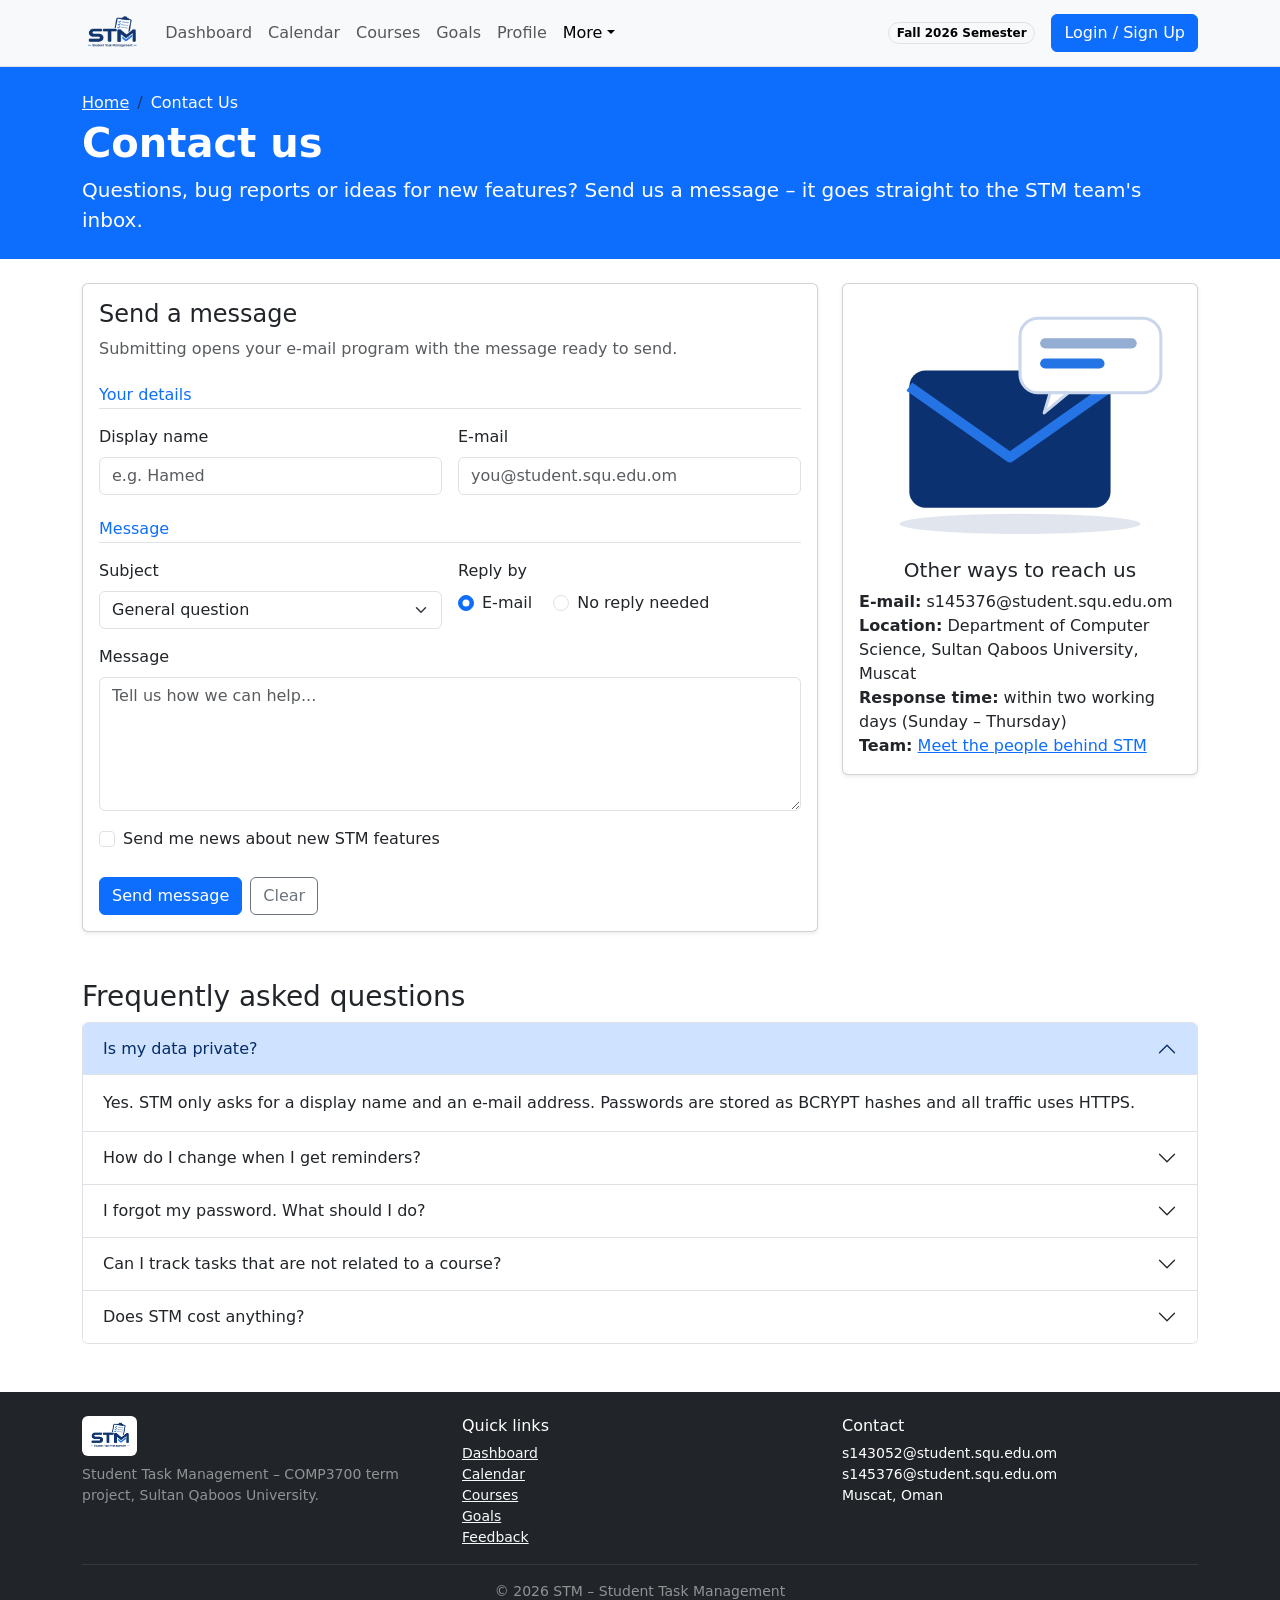
<file: pages/contact.html>
<!DOCTYPE html>
<html lang="en">
<head>
  <meta charset="UTF-8" />
  <meta name="viewport" content="width=device-width, initial-scale=1" />
  <title>Contact us | STM – Student Task Management</title>
  <link rel="icon" type="image/svg+xml" href="../images/favicon.svg" />
  <link href="https://cdn.jsdelivr.net/npm/bootstrap@5.3.8/dist/css/bootstrap.min.css" rel="stylesheet" integrity="sha384-sRIl4kxILFvY47J16cr9ZwB07vP4J8+LH7qKQnuqkuIAvNWLzeN8tE5YBujZqJLB" crossorigin="anonymous" />
</head>
<body>
  <nav class="navbar navbar-expand-lg bg-body-tertiary border-bottom sticky-top">
    <div class="container">
      <a class="navbar-brand" href="../index.html"><img src="../images/logo.png" alt="STM logo" height="40" /></a>
      <button class="navbar-toggler" type="button" data-bs-toggle="collapse" data-bs-target="#mainNav" aria-controls="mainNav" aria-expanded="false" aria-label="Toggle navigation">
        <span class="navbar-toggler-icon"></span>
      </button>
      <div class="collapse navbar-collapse" id="mainNav">
        <ul class="navbar-nav me-auto mb-2 mb-lg-0">
          <li class="nav-item"><a class="nav-link" href="../index.html">Dashboard</a></li>
          <li class="nav-item"><a class="nav-link" href="calendar.html">Calendar</a></li>
          <li class="nav-item"><a class="nav-link" href="courses.html">Courses</a></li>
          <li class="nav-item"><a class="nav-link" href="goals.html">Goals</a></li>
          <li class="nav-item"><a class="nav-link" href="profile.html">Profile</a></li>
          <li class="nav-item dropdown">
            <a class="nav-link dropdown-toggle active" href="#" role="button" data-bs-toggle="dropdown" aria-expanded="false">More</a>
            <ul class="dropdown-menu">
              <li><a class="dropdown-item" href="questionnaire.html">Feedback (Questionnaire)</a></li>
              <li><a class="dropdown-item" href="calculate.html">Study Calculator</a></li>
              <li><a class="dropdown-item" href="funpage.html">Fun Page</a></li>
              <li><a class="dropdown-item" href="aboutus.html">About Us</a></li>
              <li><a class="dropdown-item active" href="contact.html">Contact Us</a></li>
            </ul>
          </li>
        </ul>
        <span class="badge rounded-pill text-bg-light border me-lg-3 mb-2 mb-lg-0">Fall 2026 Semester</span>
        <a class="btn btn-primary" href="login.html">Login / Sign Up</a>
      </div>
    </div>
  </nav>
  <header class="bg-primary text-white py-4">
    <div class="container">
      <nav aria-label="breadcrumb">
        <ol class="breadcrumb mb-1">
          <li class="breadcrumb-item"><a class="link-light" href="../index.html">Home</a></li>
          <li class="breadcrumb-item active text-white" aria-current="page">Contact Us</li>
        </ol>
      </nav>
      <h1 class="display-6 fw-bold">Contact us</h1>
      <p class="lead mb-0">Questions, bug reports or ideas for new features? Send us a message – it goes straight to the STM team's inbox.</p>
    </div>
  </header>

  <main class="container my-4">
    <div class="row g-4">
      <div class="col-lg-8">
        <div class="card shadow-sm"><div class="card-body">
          <h2 class="h4">Send a message</h2>
          <p class="text-muted">Submitting opens your e-mail program with the message ready to send.</p>
          <form id="contactForm" class="needs-validation" action="mailto:s145376@student.squ.edu.om?subject=STM%20contact%20form" method="post" enctype="text/plain" novalidate="novalidate">
  <input type="hidden" name="form_name" value="contactForm" />
  <div class="row g-3">
<div class="col-12"><h3 class="h6 text-primary border-bottom pb-1 mt-2 mb-0">Your details</h3></div>
<div class="col-md-6">
  <label for="contact_name" class="form-label">Display name</label>
  <input type="text" class="form-control" id="contact_name" name="contact_name" required="required" placeholder="e.g. Hamed" />
  <div class="invalid-feedback">Please enter your name.</div>
</div>
<div class="col-md-6">
  <label for="contact_email" class="form-label">E-mail</label>
  <input type="email" class="form-control" id="contact_email" name="contact_email" required="required" placeholder="you@student.squ.edu.om" />
  <div class="invalid-feedback">Please enter a valid e-mail address.</div>
</div>
<div class="col-12"><h3 class="h6 text-primary border-bottom pb-1 mt-2 mb-0">Message</h3></div>
<div class="col-md-6">
  <label for="contact_subject" class="form-label">Subject</label>
  <select class="form-select" id="contact_subject" name="contact_subject"><option value="general">General question</option><option value="technical">Technical problem</option><option value="feature">Feature request</option><option value="privacy">Data &amp; privacy</option></select>
  <div class="invalid-feedback">Please choose an option.</div>
</div>
<div class="col-md-6">
  <div class="form-label">Reply by</div>
  <div class="form-check form-check-inline">
    <input class="form-check-input" type="radio" name="contact_reply" id="contact_reply_email" value="email" checked="checked" />
    <label class="form-check-label" for="contact_reply_email">E-mail</label>
  </div>
  <div class="form-check form-check-inline">
    <input class="form-check-input" type="radio" name="contact_reply" id="contact_reply_none" value="none" />
    <label class="form-check-label" for="contact_reply_none">No reply needed</label>
  </div>
</div>
<div class="col-12">
  <label for="contact_message" class="form-label">Message</label>
  <textarea class="form-control" id="contact_message" name="contact_message" rows="5" required="required" minlength="10" placeholder="Tell us how we can help..."></textarea>
  <div class="invalid-feedback">Please write a message of at least 10 characters.</div>
</div>
<div class="col-12">
  <div class="form-check">
    <input class="form-check-input" type="checkbox" name="contact_newsletter" id="contact_newsletter" value="yes" />
    <label class="form-check-label" for="contact_newsletter">Send me news about new STM features</label>
  </div>
</div>
  </div>
  <div class="mt-4 d-flex flex-wrap gap-2">
    <button type="submit" class="btn btn-primary">Send message</button>
    <button type="reset" class="btn btn-outline-secondary">Clear</button>
  </div>
</form>
        </div></div>
      </div>
      <div class="col-lg-4">
        <div class="card shadow-sm"><div class="card-body text-center">
          <img src="../images/contact-mail.svg" class="img-fluid mb-3" alt="Mail illustration" />
          <h2 class="h5">Other ways to reach us</h2>
          <ul class="list-unstyled text-start mb-0">
            <li><strong>E-mail:</strong> s145376@student.squ.edu.om</li>
            <li><strong>Location:</strong> Department of Computer Science, Sultan Qaboos University, Muscat</li>
            <li><strong>Response time:</strong> within two working days (Sunday – Thursday)</li>
            <li><strong>Team:</strong> <a href="aboutus.html">Meet the people behind STM</a></li>
          </ul>
        </div></div>
      </div>
    </div>

    <section class="mt-5">
      <h2 class="h3">Frequently asked questions</h2>
      <div class="accordion" id="faqList">
        <div class="accordion-item">
          <h3 class="accordion-header">
            <button class="accordion-button" type="button" data-bs-toggle="collapse" data-bs-target="#faq1" aria-expanded="true" aria-controls="faq1">Is my data private?</button>
          </h3>
          <div id="faq1" class="accordion-collapse collapse show" data-bs-parent="#faqList">
            <div class="accordion-body">Yes. STM only asks for a display name and an e-mail address. Passwords are stored as BCRYPT hashes and all traffic uses HTTPS.</div>
          </div>
        </div>
        <div class="accordion-item">
          <h3 class="accordion-header">
            <button class="accordion-button collapsed" type="button" data-bs-toggle="collapse" data-bs-target="#faq2" aria-expanded="false" aria-controls="faq2">How do I change when I get reminders?</button>
          </h3>
          <div id="faq2" class="accordion-collapse collapse" data-bs-parent="#faqList">
            <div class="accordion-body">Go to Profile &amp; Settings and choose a lead time (2 hours to 1 week) and your quiet hours.</div>
          </div>
        </div>
        <div class="accordion-item">
          <h3 class="accordion-header">
            <button class="accordion-button collapsed" type="button" data-bs-toggle="collapse" data-bs-target="#faq3" aria-expanded="false" aria-controls="faq3">I forgot my password. What should I do?</button>
          </h3>
          <div id="faq3" class="accordion-collapse collapse" data-bs-parent="#faqList">
            <div class="accordion-body">Use the contact form above and choose "Technical problem". We will help you reset your password.</div>
          </div>
        </div>
        <div class="accordion-item">
          <h3 class="accordion-header">
            <button class="accordion-button collapsed" type="button" data-bs-toggle="collapse" data-bs-target="#faq4" aria-expanded="false" aria-controls="faq4">Can I track tasks that are not related to a course?</button>
          </h3>
          <div id="faq4" class="accordion-collapse collapse" data-bs-parent="#faqList">
            <div class="accordion-body">Yes. The General workspace is made for personal, religious, wellness and club tasks.</div>
          </div>
        </div>
        <div class="accordion-item">
          <h3 class="accordion-header">
            <button class="accordion-button collapsed" type="button" data-bs-toggle="collapse" data-bs-target="#faq5" aria-expanded="false" aria-controls="faq5">Does STM cost anything?</button>
          </h3>
          <div id="faq5" class="accordion-collapse collapse" data-bs-parent="#faqList">
            <div class="accordion-body">No. STM is free for all students.</div>
          </div>
        </div>
      </div>
    </section>
  </main>
  <footer class="bg-dark text-white mt-5 py-4">
    <div class="container">
      <div class="row g-4">
        <div class="col-md-4">
          <img src="../images/logo.png" alt="STM logo" height="40" class="bg-white rounded p-1 mb-2" />
          <p class="small text-white-50 mb-0">Student Task Management – COMP3700 term project, Sultan Qaboos University.</p>
        </div>
        <div class="col-6 col-md-4">
          <h2 class="h6">Quick links</h2>
          <ul class="list-unstyled small mb-0">
            <li><a class="link-light" href="../index.html">Dashboard</a></li>
            <li><a class="link-light" href="calendar.html">Calendar</a></li>
            <li><a class="link-light" href="courses.html">Courses</a></li>
            <li><a class="link-light" href="goals.html">Goals</a></li>
            <li><a class="link-light" href="questionnaire.html">Feedback</a></li>
          </ul>
        </div>
        <div class="col-6 col-md-4">
          <h2 class="h6">Contact</h2>
          <ul class="list-unstyled small mb-0">
            <li>s143052@student.squ.edu.om</li>
            <li>s145376@student.squ.edu.om</li>
            <li>Muscat, Oman</li>
          </ul>
        </div>
      </div>
      <hr class="border-secondary" />
      <p class="text-center small text-white-50 mb-0">&#169; 2026 STM – Student Task Management</p>
    </div>
  </footer>

  <script src="https://cdn.jsdelivr.net/npm/bootstrap@5.3.8/dist/js/bootstrap.bundle.min.js" integrity="sha384-FKyoEForCGlyvwx9Hj09JcYn3nv7wiPVlz7YYwJrWVcXK/BmnVDxM+D2scQbITxI" crossorigin="anonymous"></script>
  <script src="../js/validation.js"></script>
</body>
</html>
</file>
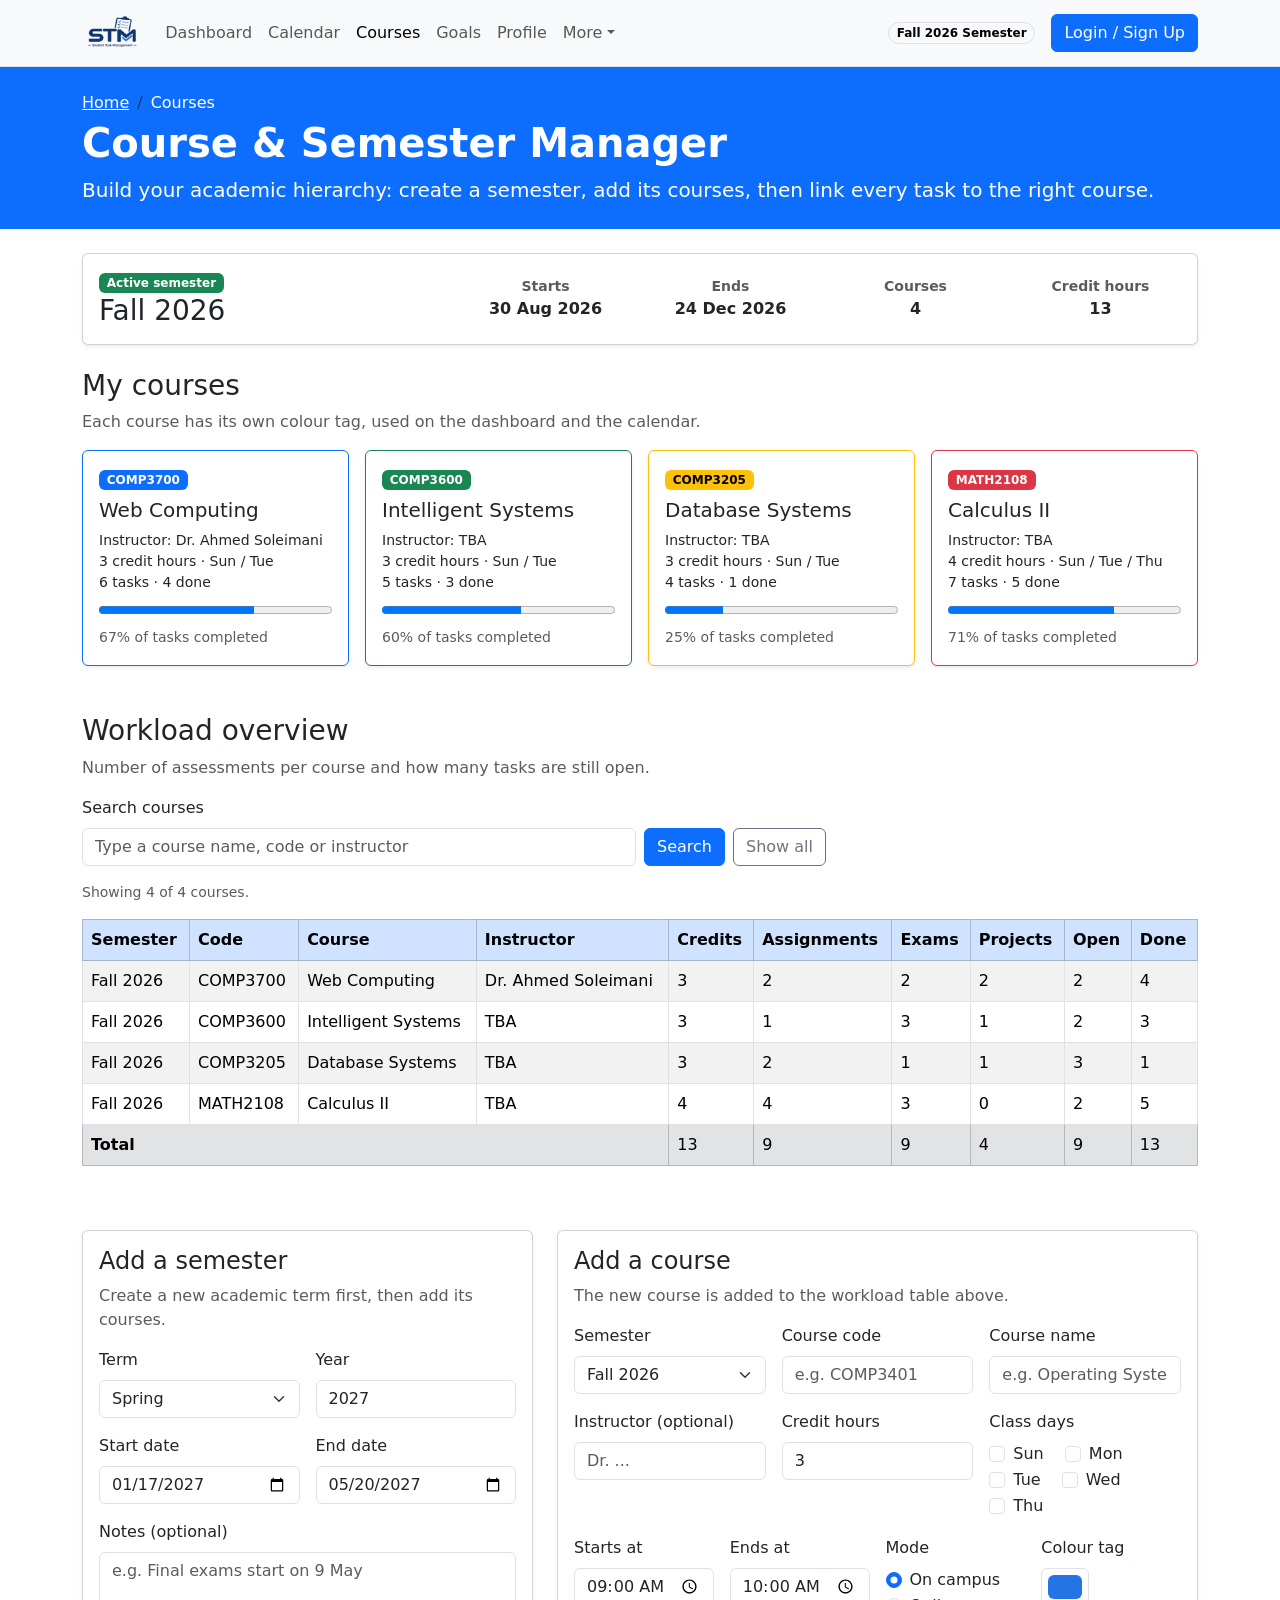
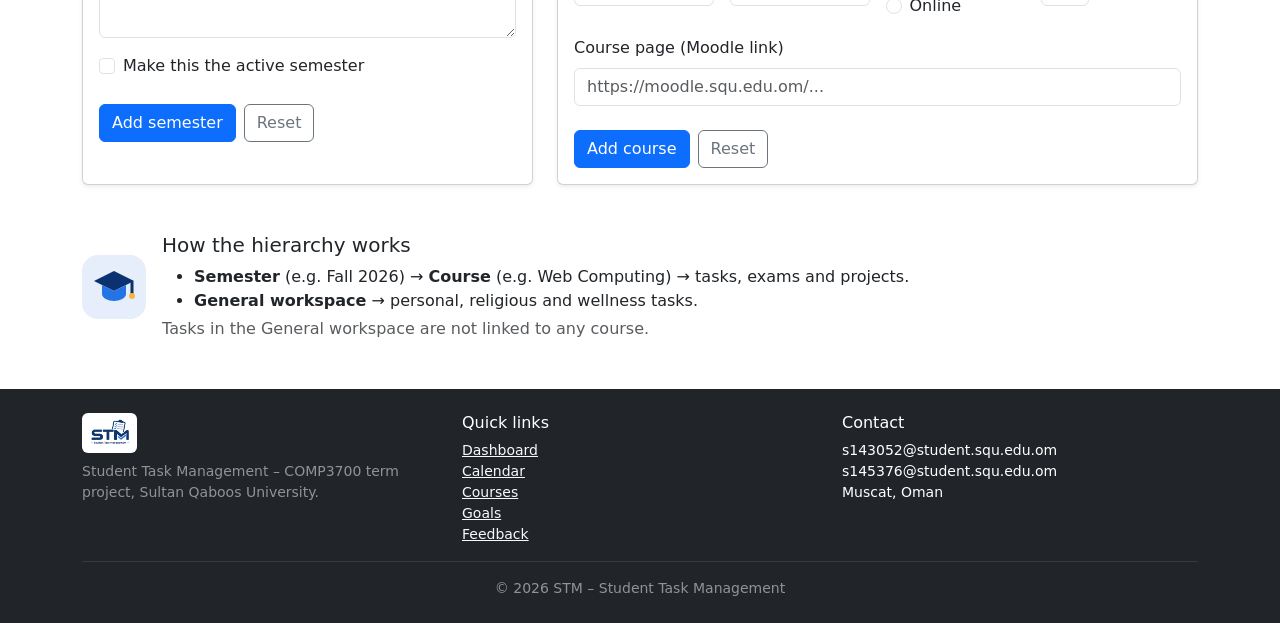
<file: pages/courses.html>
<!DOCTYPE html>
<html lang="en">
<head>
  <meta charset="UTF-8" />
  <meta name="viewport" content="width=device-width, initial-scale=1" />
  <title>Course &amp; Semester Manager | STM – Student Task Management</title>
  <link rel="icon" type="image/svg+xml" href="../images/favicon.svg" />
  <link href="https://cdn.jsdelivr.net/npm/bootstrap@5.3.8/dist/css/bootstrap.min.css" rel="stylesheet" integrity="sha384-sRIl4kxILFvY47J16cr9ZwB07vP4J8+LH7qKQnuqkuIAvNWLzeN8tE5YBujZqJLB" crossorigin="anonymous" />
</head>
<body>
  <nav class="navbar navbar-expand-lg bg-body-tertiary border-bottom sticky-top">
    <div class="container">
      <a class="navbar-brand" href="../index.html"><img src="../images/logo.png" alt="STM logo" height="40" /></a>
      <button class="navbar-toggler" type="button" data-bs-toggle="collapse" data-bs-target="#mainNav" aria-controls="mainNav" aria-expanded="false" aria-label="Toggle navigation">
        <span class="navbar-toggler-icon"></span>
      </button>
      <div class="collapse navbar-collapse" id="mainNav">
        <ul class="navbar-nav me-auto mb-2 mb-lg-0">
          <li class="nav-item"><a class="nav-link" href="../index.html">Dashboard</a></li>
          <li class="nav-item"><a class="nav-link" href="calendar.html">Calendar</a></li>
          <li class="nav-item"><a class="nav-link active" aria-current="page" href="courses.html">Courses</a></li>
          <li class="nav-item"><a class="nav-link" href="goals.html">Goals</a></li>
          <li class="nav-item"><a class="nav-link" href="profile.html">Profile</a></li>
          <li class="nav-item dropdown">
            <a class="nav-link dropdown-toggle" href="#" role="button" data-bs-toggle="dropdown" aria-expanded="false">More</a>
            <ul class="dropdown-menu">
              <li><a class="dropdown-item" href="questionnaire.html">Feedback (Questionnaire)</a></li>
              <li><a class="dropdown-item" href="calculate.html">Study Calculator</a></li>
              <li><a class="dropdown-item" href="funpage.html">Fun Page</a></li>
              <li><a class="dropdown-item" href="aboutus.html">About Us</a></li>
              <li><a class="dropdown-item" href="contact.html">Contact Us</a></li>
            </ul>
          </li>
        </ul>
        <span class="badge rounded-pill text-bg-light border me-lg-3 mb-2 mb-lg-0">Fall 2026 Semester</span>
        <a class="btn btn-primary" href="login.html">Login / Sign Up</a>
      </div>
    </div>
  </nav>
  <header class="bg-primary text-white py-4">
    <div class="container">
      <nav aria-label="breadcrumb">
        <ol class="breadcrumb mb-1">
          <li class="breadcrumb-item"><a class="link-light" href="../index.html">Home</a></li>
          <li class="breadcrumb-item active text-white" aria-current="page">Courses</li>
        </ol>
      </nav>
      <h1 class="display-6 fw-bold">Course &amp; Semester Manager</h1>
      <p class="lead mb-0">Build your academic hierarchy: create a semester, add its courses, then link every task to the right course.</p>
    </div>
  </header>

  <main class="container my-4">

    <!-- Semester summary -->
    <section class="mb-4">
      <div class="card shadow-sm">
        <div class="card-body">
          <div class="row align-items-center g-3">
            <div class="col-md-4">
              <span class="badge text-bg-success">Active semester</span>
              <h2 class="h3 mb-0">Fall 2026</h2>
            </div>
            <div class="col-md-8">
              <dl class="row mb-0 text-center">
                <div class="col-6 col-md-3"><dt class="small text-muted">Starts</dt><dd class="mb-0 fw-semibold">30 Aug 2026</dd></div>
                <div class="col-6 col-md-3"><dt class="small text-muted">Ends</dt><dd class="mb-0 fw-semibold">24 Dec 2026</dd></div>
                <div class="col-6 col-md-3"><dt class="small text-muted">Courses</dt><dd class="mb-0 fw-semibold">4</dd></div>
                <div class="col-6 col-md-3"><dt class="small text-muted">Credit hours</dt><dd class="mb-0 fw-semibold">13</dd></div>
              </dl>
            </div>
          </div>
        </div>
      </div>
    </section>

    <!-- Course cards -->
    <section class="mb-5">
      <h2 class="h3">My courses</h2>
      <p class="text-muted">Each course has its own colour tag, used on the dashboard and the calendar.</p>
      <div class="row g-3">
        <div class="col-sm-6 col-lg-3">
          <div class="card h-100 border-primary shadow-sm">
            <div class="card-body">
              <span class="badge text-bg-primary mb-2">COMP3700</span>
              <h3 class="h5">Web Computing</h3>
              <ul class="list-unstyled small mb-2">
                <li>Instructor: Dr. Ahmed Soleimani</li>
                <li>3 credit hours · Sun / Tue</li>
                <li>6 tasks · 4 done</li>
              </ul>
              <progress class="w-100" value="4" max="6">67%</progress>
              <span class="small text-muted">67% of tasks completed</span>
            </div>
          </div>
        </div>
        <div class="col-sm-6 col-lg-3">
          <div class="card h-100 border-success shadow-sm">
            <div class="card-body">
              <span class="badge text-bg-success mb-2">COMP3600</span>
              <h3 class="h5">Intelligent Systems</h3>
              <ul class="list-unstyled small mb-2">
                <li>Instructor: TBA</li>
                <li>3 credit hours · Sun / Tue</li>
                <li>5 tasks · 3 done</li>
              </ul>
              <progress class="w-100" value="3" max="5">60%</progress>
              <span class="small text-muted">60% of tasks completed</span>
            </div>
          </div>
        </div>
        <div class="col-sm-6 col-lg-3">
          <div class="card h-100 border-warning shadow-sm">
            <div class="card-body">
              <span class="badge text-bg-warning mb-2">COMP3205</span>
              <h3 class="h5">Database Systems</h3>
              <ul class="list-unstyled small mb-2">
                <li>Instructor: TBA</li>
                <li>3 credit hours · Sun / Tue</li>
                <li>4 tasks · 1 done</li>
              </ul>
              <progress class="w-100" value="1" max="4">25%</progress>
              <span class="small text-muted">25% of tasks completed</span>
            </div>
          </div>
        </div>
        <div class="col-sm-6 col-lg-3">
          <div class="card h-100 border-danger shadow-sm">
            <div class="card-body">
              <span class="badge text-bg-danger mb-2">MATH2108</span>
              <h3 class="h5">Calculus II</h3>
              <ul class="list-unstyled small mb-2">
                <li>Instructor: TBA</li>
                <li>4 credit hours · Sun / Tue / Thu</li>
                <li>7 tasks · 5 done</li>
              </ul>
              <progress class="w-100" value="5" max="7">71%</progress>
              <span class="small text-muted">71% of tasks completed</span>
            </div>
          </div>
        </div>
      </div>
    </section>

    <!-- Workload table: filled by JavaScript from the courses array -->
    <section class="mb-5">
      <h2 class="h3">Workload overview</h2>
      <p class="text-muted">Number of assessments per course and how many tasks are still open.</p>

      <form id="courseSearchForm" class="row g-2 align-items-end mb-3" action="#" method="get" novalidate="novalidate">
        <div class="col-md-6">
          <label for="course_search" class="form-label">Search courses</label>
          <input type="text" class="form-control" id="course_search" name="course_search" placeholder="Type a course name, code or instructor" />
        </div>
        <div class="col-md-6 d-flex gap-2">
          <button type="submit" class="btn btn-primary">Search</button>
          <button type="button" class="btn btn-outline-secondary" id="showAllCourses">Show all</button>
        </div>
      </form>
      <div id="courseMessage" class="alert alert-success d-none" role="alert"></div>
      <p class="text-muted small" id="courseCount"></p>

      <div class="table-responsive">
  <table class="table table-bordered table-striped table-hover align-middle" id="courseTable">
    <thead class="table-primary">
      <tr><th scope="col">Semester</th><th scope="col">Code</th><th scope="col">Course</th><th scope="col">Instructor</th><th scope="col">Credits</th><th scope="col">Assignments</th><th scope="col">Exams</th><th scope="col">Projects</th><th scope="col">Open</th><th scope="col">Done</th></tr>
    </thead>
    <tbody id="courseBody">
    </tbody>
    <tfoot class="table-secondary" id="courseFoot"></tfoot>  </table>
</div>
    </section>

    <!-- Forms -->
    <section class="mb-5">
      <div class="row g-4">
        <div class="col-lg-5">
          <div class="card h-100 shadow-sm"><div class="card-body">
            <h2 class="h4">Add a semester</h2>
            <p class="text-muted">Create a new academic term first, then add its courses.</p>
            <form id="addSemesterForm" class="needs-validation" action="https://httpbin.org/get" method="get" target="_blank" novalidate="novalidate">
  <input type="hidden" name="form_name" value="addSemesterForm" />
  <div class="row g-3">
<div class="col-md-6">
  <label for="semester_term" class="form-label">Term</label>
  <select class="form-select" id="semester_term" name="semester_term"><option value="fall">Fall</option><option value="spring" selected="selected">Spring</option><option value="summer">Summer</option></select>
  <div class="invalid-feedback">Please choose an option.</div>
</div>
<div class="col-md-6">
  <label for="semester_year" class="form-label">Year</label>
  <input type="number" class="form-control" id="semester_year" name="semester_year" required="required" min="2020" max="2040" value="2027" />
  <div class="invalid-feedback">Enter a year between 2020 and 2040.</div>
</div>
<div class="col-md-6">
  <label for="semester_start" class="form-label">Start date</label>
  <input type="date" class="form-control" id="semester_start" name="semester_start" required="required" value="2027-01-17" />
  <div class="invalid-feedback">Please choose the start date.</div>
</div>
<div class="col-md-6">
  <label for="semester_end" class="form-label">End date</label>
  <input type="date" class="form-control" id="semester_end" name="semester_end" required="required" value="2027-05-20" />
  <div class="invalid-feedback">Please choose the end date.</div>
</div>
<div class="col-12">
  <label for="semester_notes" class="form-label">Notes (optional)</label>
  <textarea class="form-control" id="semester_notes" name="semester_notes" rows="3" placeholder="e.g. Final exams start on 9 May"></textarea>
  <div class="invalid-feedback">Please write something.</div>
</div>
<div class="col-12">
  <div class="form-check">
    <input class="form-check-input" type="checkbox" name="semester_active" id="semester_active" value="yes" />
    <label class="form-check-label" for="semester_active">Make this the active semester</label>
  </div>
</div>
  </div>
  <div class="mt-4 d-flex flex-wrap gap-2">
    <button type="submit" class="btn btn-primary">Add semester</button>
    <button type="reset" class="btn btn-outline-secondary">Reset</button>
  </div>
</form>
          </div></div>
        </div>
        <div class="col-lg-7">
          <div class="card h-100 shadow-sm"><div class="card-body">
            <h2 class="h4">Add a course</h2>
            <p class="text-muted">The new course is added to the workload table above.</p>
            <form id="addCourseForm" class="needs-validation" action="https://httpbin.org/get" method="get" target="_blank" novalidate="novalidate">
  <input type="hidden" name="form_name" value="addCourseForm" />
  <div class="row g-3">
<div class="col-md-4">
  <label for="course_semester" class="form-label">Semester</label>
  <select class="form-select" id="course_semester" name="course_semester"><option value="fall_2026">Fall 2026</option><option value="spring_2027">Spring 2027</option><option value="summer_2027">Summer 2027</option></select>
  <div class="invalid-feedback">Please choose an option.</div>
</div>
<div class="col-md-4">
  <label for="course_code" class="form-label">Course code</label>
  <input type="text" class="form-control" id="course_code" name="course_code" placeholder="e.g. COMP3401" pattern="[A-Za-z]{3,4}[0-9]{4}" />
  <div class="invalid-feedback">Use 3–4 letters followed by 4 digits.</div>
</div>
<div class="col-md-4">
  <label for="course_name" class="form-label">Course name</label>
  <input type="text" class="form-control" id="course_name" name="course_name" required="required" placeholder="e.g. Operating Systems" />
  <div class="invalid-feedback">Please enter the course name.</div>
</div>
<div class="col-md-4">
  <label for="course_instructor" class="form-label">Instructor (optional)</label>
  <input type="text" class="form-control" id="course_instructor" name="course_instructor" placeholder="Dr. ..." />
  <div class="invalid-feedback">Please fill in this field.</div>
</div>
<div class="col-md-4">
  <label for="course_credits" class="form-label">Credit hours</label>
  <input type="number" class="form-control" id="course_credits" name="course_credits" min="1" max="6" value="3" required="required" />
  <div class="invalid-feedback">Credit hours must be from 1 to 6.</div>
</div>
<div class="col-md-4">
  <div class="form-label">Class days</div>
  <div class="form-check form-check-inline">
    <input class="form-check-input" type="checkbox" name="course_days" id="course_days_sun" value="sun" />
    <label class="form-check-label" for="course_days_sun">Sun</label>
  </div>
  <div class="form-check form-check-inline">
    <input class="form-check-input" type="checkbox" name="course_days" id="course_days_mon" value="mon" />
    <label class="form-check-label" for="course_days_mon">Mon</label>
  </div>
  <div class="form-check form-check-inline">
    <input class="form-check-input" type="checkbox" name="course_days" id="course_days_tue" value="tue" />
    <label class="form-check-label" for="course_days_tue">Tue</label>
  </div>
  <div class="form-check form-check-inline">
    <input class="form-check-input" type="checkbox" name="course_days" id="course_days_wed" value="wed" />
    <label class="form-check-label" for="course_days_wed">Wed</label>
  </div>
  <div class="form-check form-check-inline">
    <input class="form-check-input" type="checkbox" name="course_days" id="course_days_thu" value="thu" />
    <label class="form-check-label" for="course_days_thu">Thu</label>
  </div>
</div>
<div class="col-md-3">
  <label for="course_start" class="form-label">Starts at</label>
  <input type="time" class="form-control" id="course_start" name="course_start" value="09:00" />
  <div class="invalid-feedback">Please fill in this field.</div>
</div>
<div class="col-md-3">
  <label for="course_end" class="form-label">Ends at</label>
  <input type="time" class="form-control" id="course_end" name="course_end" value="10:00" />
  <div class="invalid-feedback">Please fill in this field.</div>
</div>
<div class="col-md-3">
  <div class="form-label">Mode</div>
  <div class="form-check form-check-inline">
    <input class="form-check-input" type="radio" name="course_mode" id="course_mode_on_campus" value="on_campus" checked="checked" />
    <label class="form-check-label" for="course_mode_on_campus">On campus</label>
  </div>
  <div class="form-check form-check-inline">
    <input class="form-check-input" type="radio" name="course_mode" id="course_mode_online" value="online" />
    <label class="form-check-label" for="course_mode_online">Online</label>
  </div>
</div>
<div class="col-md-3">
  <label for="course_color" class="form-label">Colour tag</label>
  <input type="color" class="form-control form-control-color" id="course_color" name="course_color" value="#2474e5" />
  <div class="invalid-feedback">Please fill in this field.</div>
</div>
<div class="col-12">
  <label for="course_url" class="form-label">Course page (Moodle link)</label>
  <input type="url" class="form-control" id="course_url" name="course_url" placeholder="https://moodle.squ.edu.om/..." />
  <div class="invalid-feedback">Enter a link that starts with http:// or https://.</div>
</div>
  </div>
  <div class="mt-4 d-flex flex-wrap gap-2">
    <button type="submit" class="btn btn-primary">Add course</button>
    <button type="reset" class="btn btn-outline-secondary">Reset</button>
  </div>
</form>
          </div></div>
        </div>
      </div>
    </section>

    <section>
      <div class="row align-items-center g-3">
        <div class="col-auto"><img src="../images/icon-courses.svg" alt="Courses icon" width="64" height="64" /></div>
        <div class="col">
          <h2 class="h5">How the hierarchy works</h2>
          <ul class="mb-1">
            <li><strong>Semester</strong> (e.g. Fall 2026) → <strong>Course</strong> (e.g. Web Computing) → tasks, exams and projects.</li>
            <li><strong>General workspace</strong> → personal, religious and wellness tasks.</li>
          </ul>
          <p class="text-muted mb-0">Tasks in the General workspace are not linked to any course.</p>
        </div>
      </div>
    </section>
  </main>
  <footer class="bg-dark text-white mt-5 py-4">
    <div class="container">
      <div class="row g-4">
        <div class="col-md-4">
          <img src="../images/logo.png" alt="STM logo" height="40" class="bg-white rounded p-1 mb-2" />
          <p class="small text-white-50 mb-0">Student Task Management – COMP3700 term project, Sultan Qaboos University.</p>
        </div>
        <div class="col-6 col-md-4">
          <h2 class="h6">Quick links</h2>
          <ul class="list-unstyled small mb-0">
            <li><a class="link-light" href="../index.html">Dashboard</a></li>
            <li><a class="link-light" href="calendar.html">Calendar</a></li>
            <li><a class="link-light" href="courses.html">Courses</a></li>
            <li><a class="link-light" href="goals.html">Goals</a></li>
            <li><a class="link-light" href="questionnaire.html">Feedback</a></li>
          </ul>
        </div>
        <div class="col-6 col-md-4">
          <h2 class="h6">Contact</h2>
          <ul class="list-unstyled small mb-0">
            <li>s143052@student.squ.edu.om</li>
            <li>s145376@student.squ.edu.om</li>
            <li>Muscat, Oman</li>
          </ul>
        </div>
      </div>
      <hr class="border-secondary" />
      <p class="text-center small text-white-50 mb-0">&#169; 2026 STM – Student Task Management</p>
    </div>
  </footer>

  <script src="https://cdn.jsdelivr.net/npm/bootstrap@5.3.8/dist/js/bootstrap.bundle.min.js" integrity="sha384-FKyoEForCGlyvwx9Hj09JcYn3nv7wiPVlz7YYwJrWVcXK/BmnVDxM+D2scQbITxI" crossorigin="anonymous"></script>
  <script src="../js/validation.js"></script>
  <script src="../js/courses.js"></script>
</body>
</html>
</file>
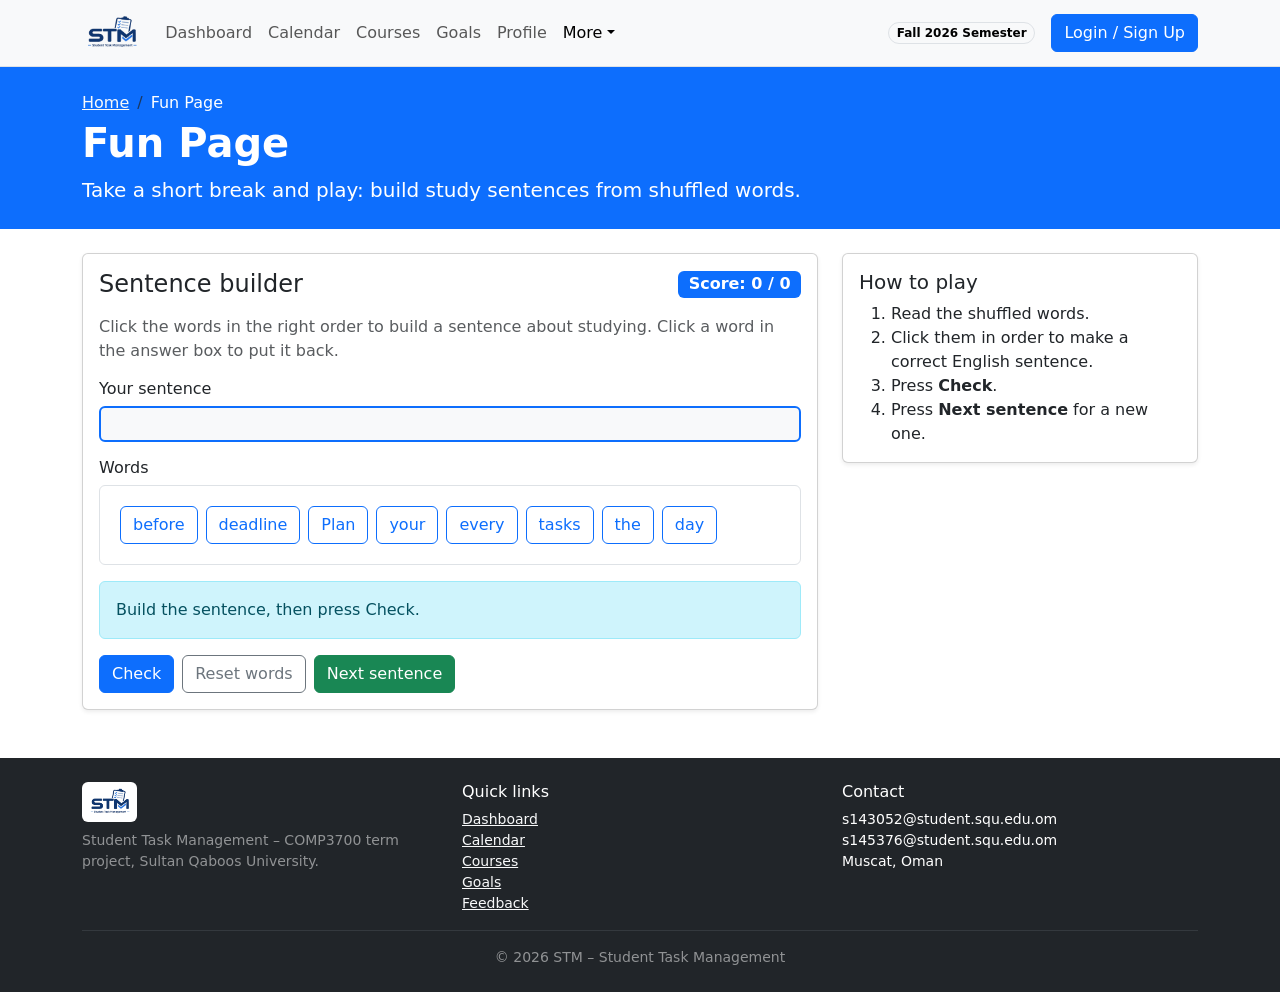
<file: pages/funpage.html>
<!DOCTYPE html>
<html lang="en">
<head>
  <meta charset="UTF-8" />
  <meta name="viewport" content="width=device-width, initial-scale=1" />
  <title>Fun Page | STM – Student Task Management</title>
  <link rel="icon" type="image/svg+xml" href="../images/favicon.svg" />
  <link href="https://cdn.jsdelivr.net/npm/bootstrap@5.3.8/dist/css/bootstrap.min.css" rel="stylesheet" integrity="sha384-sRIl4kxILFvY47J16cr9ZwB07vP4J8+LH7qKQnuqkuIAvNWLzeN8tE5YBujZqJLB" crossorigin="anonymous" />
</head>
<body>
  <nav class="navbar navbar-expand-lg bg-body-tertiary border-bottom sticky-top">
    <div class="container">
      <a class="navbar-brand" href="../index.html"><img src="../images/logo.png" alt="STM logo" height="40" /></a>
      <button class="navbar-toggler" type="button" data-bs-toggle="collapse" data-bs-target="#mainNav" aria-controls="mainNav" aria-expanded="false" aria-label="Toggle navigation">
        <span class="navbar-toggler-icon"></span>
      </button>
      <div class="collapse navbar-collapse" id="mainNav">
        <ul class="navbar-nav me-auto mb-2 mb-lg-0">
          <li class="nav-item"><a class="nav-link" href="../index.html">Dashboard</a></li>
          <li class="nav-item"><a class="nav-link" href="calendar.html">Calendar</a></li>
          <li class="nav-item"><a class="nav-link" href="courses.html">Courses</a></li>
          <li class="nav-item"><a class="nav-link" href="goals.html">Goals</a></li>
          <li class="nav-item"><a class="nav-link" href="profile.html">Profile</a></li>
          <li class="nav-item dropdown">
            <a class="nav-link dropdown-toggle active" href="#" role="button" data-bs-toggle="dropdown" aria-expanded="false">More</a>
            <ul class="dropdown-menu">
              <li><a class="dropdown-item" href="questionnaire.html">Feedback (Questionnaire)</a></li>
              <li><a class="dropdown-item" href="calculate.html">Study Calculator</a></li>
              <li><a class="dropdown-item active" href="funpage.html">Fun Page</a></li>
              <li><a class="dropdown-item" href="aboutus.html">About Us</a></li>
              <li><a class="dropdown-item" href="contact.html">Contact Us</a></li>
            </ul>
          </li>
        </ul>
        <span class="badge rounded-pill text-bg-light border me-lg-3 mb-2 mb-lg-0">Fall 2026 Semester</span>
        <a class="btn btn-primary" href="login.html">Login / Sign Up</a>
      </div>
    </div>
  </nav>
  <header class="bg-primary text-white py-4">
    <div class="container">
      <nav aria-label="breadcrumb">
        <ol class="breadcrumb mb-1">
          <li class="breadcrumb-item"><a class="link-light" href="../index.html">Home</a></li>
          <li class="breadcrumb-item active text-white" aria-current="page">Fun Page</li>
        </ol>
      </nav>
      <h1 class="display-6 fw-bold">Fun Page</h1>
      <p class="lead mb-0">Take a short break and play: build study sentences from shuffled words.</p>
    </div>
  </header>

  <main class="container my-4">
    <div class="row g-4">
      <div class="col-lg-8">
        <div class="card shadow-sm"><div class="card-body">
          <div class="d-flex flex-wrap justify-content-between align-items-center mb-3">
            <h2 class="h4 mb-0">Sentence builder</h2>
            <span class="badge text-bg-primary fs-6">Score: <span id="score">0</span> / <span id="rounds">0</span></span>
          </div>
          <p class="text-muted">Click the words in the right order to build a sentence about studying. Click a word in the answer box to put it back.</p>

          <h3 class="h6">Your sentence</h3>
          <div id="answerBox" class="border border-2 border-primary rounded p-3 mb-3 bg-light"></div>

          <h3 class="h6">Words</h3>
          <div id="wordPool" class="border rounded p-3 mb-3"></div>

          <div id="gameMessage" class="alert alert-info" role="alert">Build the sentence, then press Check.</div>

          <div class="d-flex flex-wrap gap-2">
            <button type="button" class="btn btn-primary" id="checkButton">Check</button>
            <button type="button" class="btn btn-outline-secondary" id="resetButton">Reset words</button>
            <button type="button" class="btn btn-success" id="nextButton">Next sentence</button>
          </div>
        </div></div>
      </div>
      <div class="col-lg-4">
        <div class="card shadow-sm"><div class="card-body">
          <h2 class="h5">How to play</h2>
          <ol class="mb-0">
            <li>Read the shuffled words.</li>
            <li>Click them in order to make a correct English sentence.</li>
            <li>Press <strong>Check</strong>.</li>
            <li>Press <strong>Next sentence</strong> for a new one.</li>
          </ol>
        </div></div>
      </div>
    </div>
  </main>
  <footer class="bg-dark text-white mt-5 py-4">
    <div class="container">
      <div class="row g-4">
        <div class="col-md-4">
          <img src="../images/logo.png" alt="STM logo" height="40" class="bg-white rounded p-1 mb-2" />
          <p class="small text-white-50 mb-0">Student Task Management – COMP3700 term project, Sultan Qaboos University.</p>
        </div>
        <div class="col-6 col-md-4">
          <h2 class="h6">Quick links</h2>
          <ul class="list-unstyled small mb-0">
            <li><a class="link-light" href="../index.html">Dashboard</a></li>
            <li><a class="link-light" href="calendar.html">Calendar</a></li>
            <li><a class="link-light" href="courses.html">Courses</a></li>
            <li><a class="link-light" href="goals.html">Goals</a></li>
            <li><a class="link-light" href="questionnaire.html">Feedback</a></li>
          </ul>
        </div>
        <div class="col-6 col-md-4">
          <h2 class="h6">Contact</h2>
          <ul class="list-unstyled small mb-0">
            <li>s143052@student.squ.edu.om</li>
            <li>s145376@student.squ.edu.om</li>
            <li>Muscat, Oman</li>
          </ul>
        </div>
      </div>
      <hr class="border-secondary" />
      <p class="text-center small text-white-50 mb-0">&#169; 2026 STM – Student Task Management</p>
    </div>
  </footer>

  <script src="https://cdn.jsdelivr.net/npm/bootstrap@5.3.8/dist/js/bootstrap.bundle.min.js" integrity="sha384-FKyoEForCGlyvwx9Hj09JcYn3nv7wiPVlz7YYwJrWVcXK/BmnVDxM+D2scQbITxI" crossorigin="anonymous"></script>
  <script src="../js/funpage.js"></script>
</body>
</html>
</file>
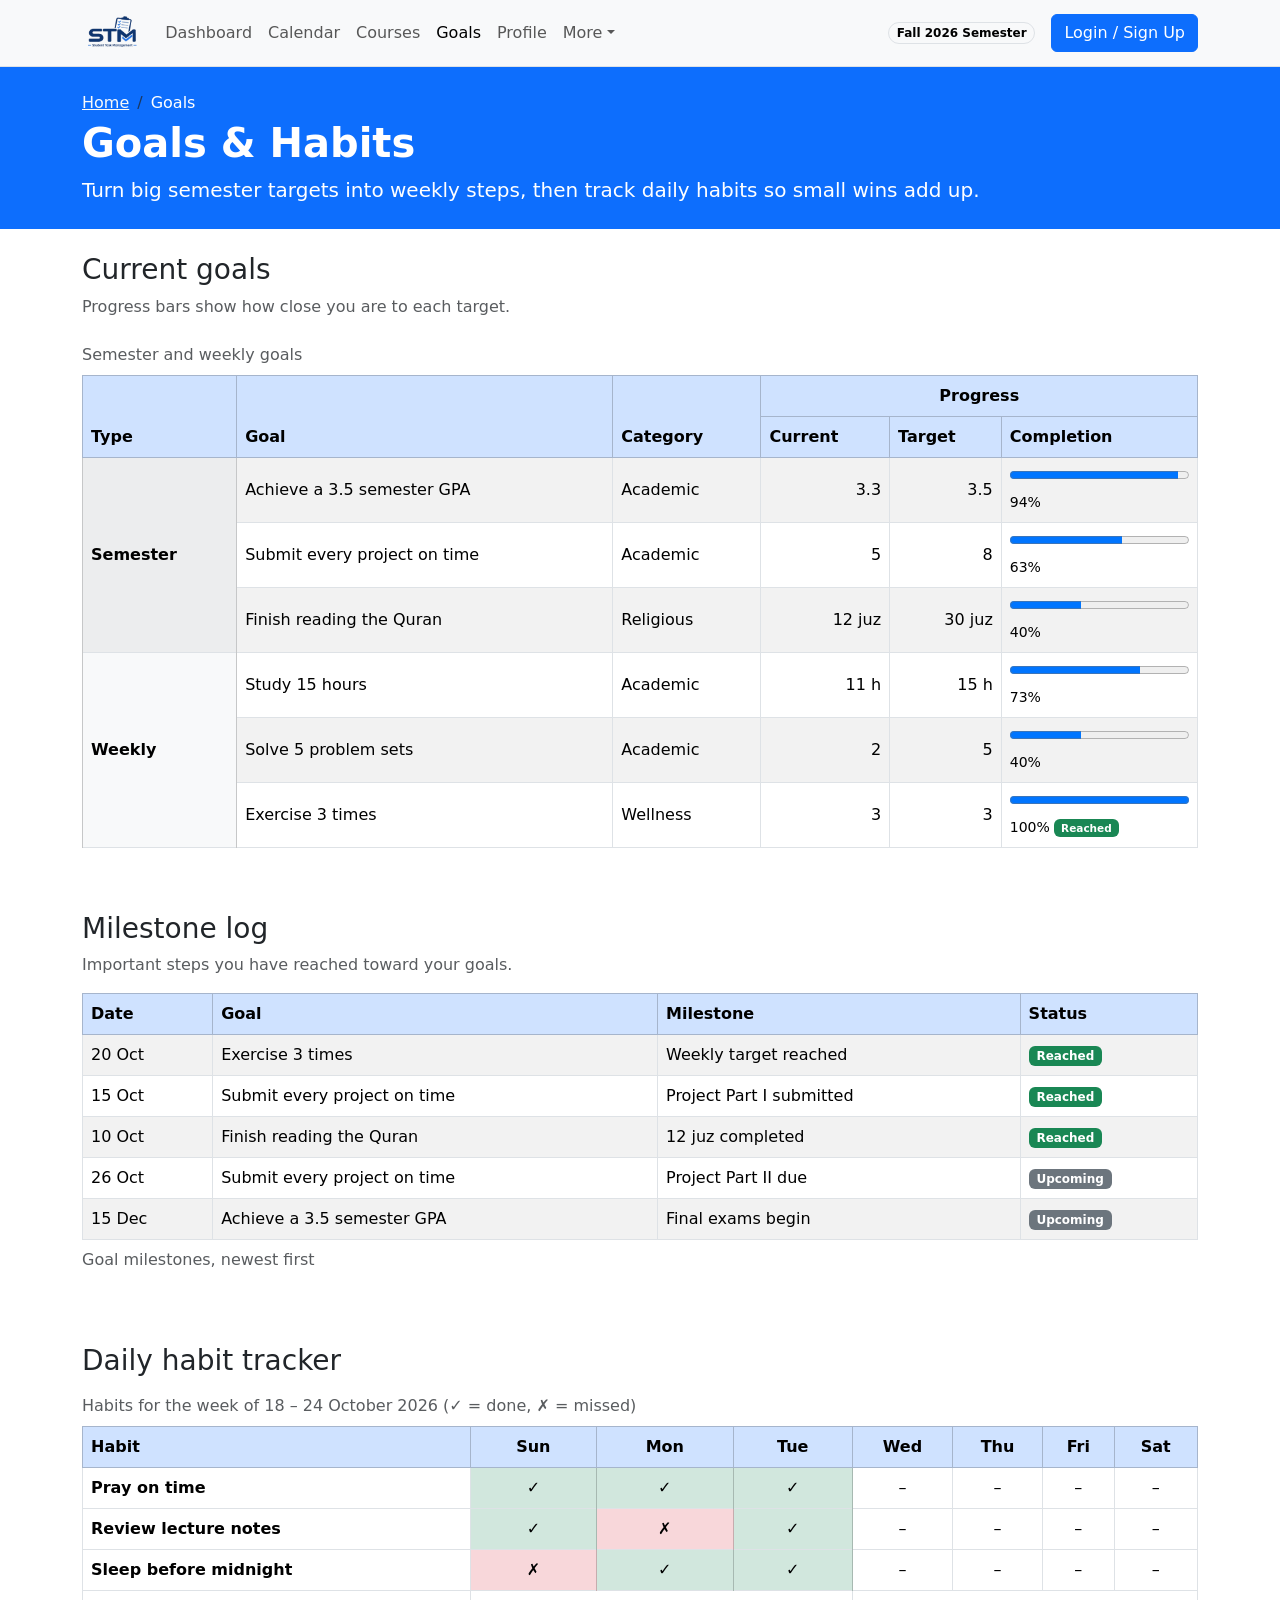
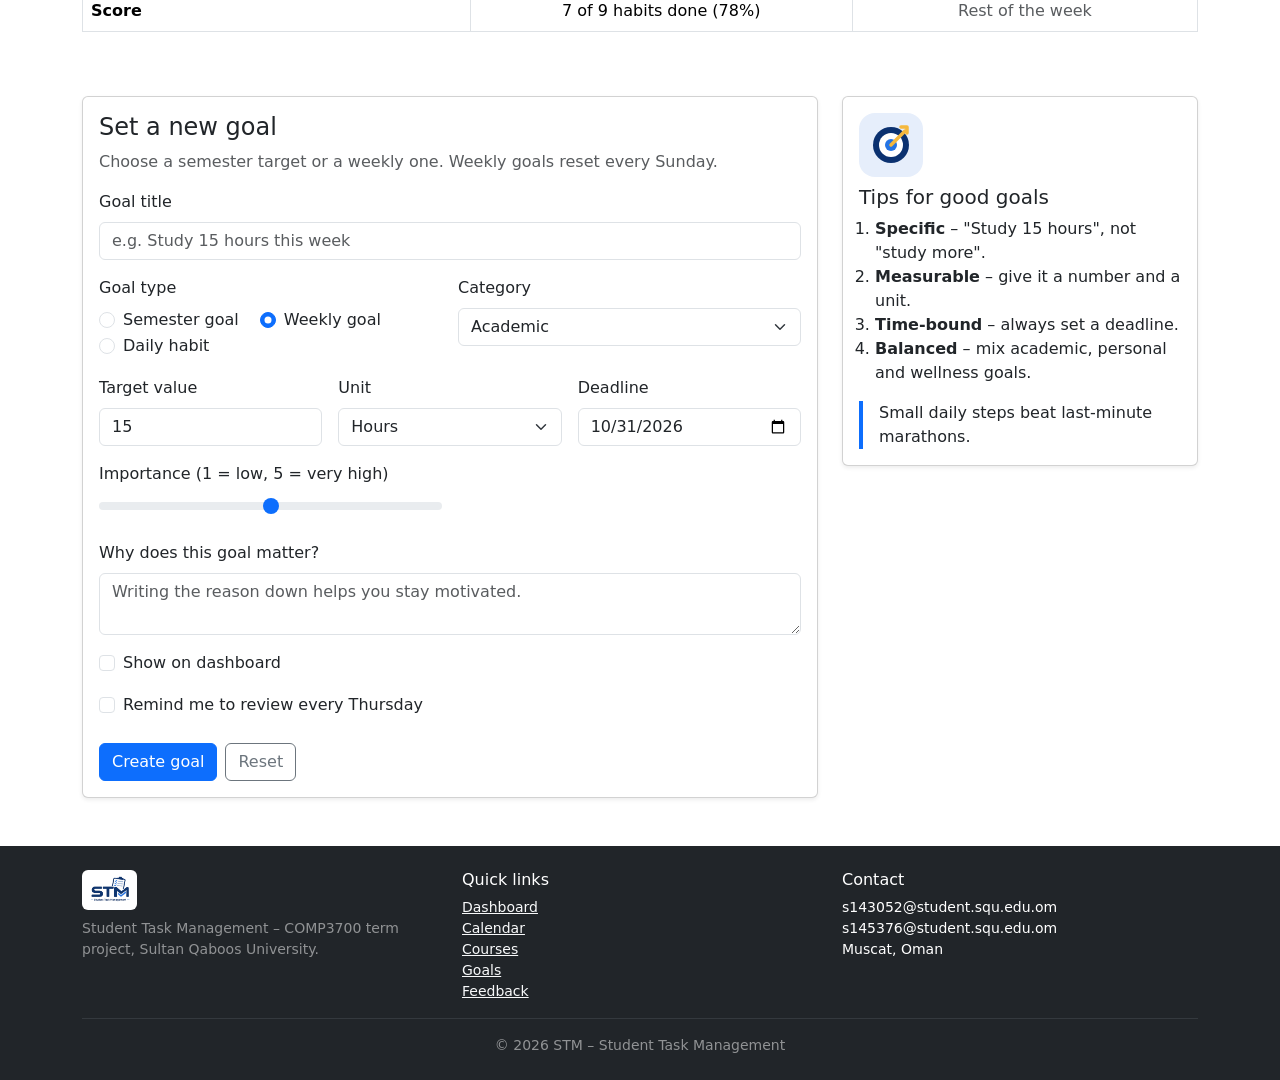
<file: pages/goals.html>
<!DOCTYPE html>
<html lang="en">
<head>
  <meta charset="UTF-8" />
  <meta name="viewport" content="width=device-width, initial-scale=1" />
  <title>Goals &amp; Habits | STM – Student Task Management</title>
  <link rel="icon" type="image/svg+xml" href="../images/favicon.svg" />
  <link href="https://cdn.jsdelivr.net/npm/bootstrap@5.3.8/dist/css/bootstrap.min.css" rel="stylesheet" integrity="sha384-sRIl4kxILFvY47J16cr9ZwB07vP4J8+LH7qKQnuqkuIAvNWLzeN8tE5YBujZqJLB" crossorigin="anonymous" />
</head>
<body>
  <nav class="navbar navbar-expand-lg bg-body-tertiary border-bottom sticky-top">
    <div class="container">
      <a class="navbar-brand" href="../index.html"><img src="../images/logo.png" alt="STM logo" height="40" /></a>
      <button class="navbar-toggler" type="button" data-bs-toggle="collapse" data-bs-target="#mainNav" aria-controls="mainNav" aria-expanded="false" aria-label="Toggle navigation">
        <span class="navbar-toggler-icon"></span>
      </button>
      <div class="collapse navbar-collapse" id="mainNav">
        <ul class="navbar-nav me-auto mb-2 mb-lg-0">
          <li class="nav-item"><a class="nav-link" href="../index.html">Dashboard</a></li>
          <li class="nav-item"><a class="nav-link" href="calendar.html">Calendar</a></li>
          <li class="nav-item"><a class="nav-link" href="courses.html">Courses</a></li>
          <li class="nav-item"><a class="nav-link active" aria-current="page" href="goals.html">Goals</a></li>
          <li class="nav-item"><a class="nav-link" href="profile.html">Profile</a></li>
          <li class="nav-item dropdown">
            <a class="nav-link dropdown-toggle" href="#" role="button" data-bs-toggle="dropdown" aria-expanded="false">More</a>
            <ul class="dropdown-menu">
              <li><a class="dropdown-item" href="questionnaire.html">Feedback (Questionnaire)</a></li>
              <li><a class="dropdown-item" href="calculate.html">Study Calculator</a></li>
              <li><a class="dropdown-item" href="funpage.html">Fun Page</a></li>
              <li><a class="dropdown-item" href="aboutus.html">About Us</a></li>
              <li><a class="dropdown-item" href="contact.html">Contact Us</a></li>
            </ul>
          </li>
        </ul>
        <span class="badge rounded-pill text-bg-light border me-lg-3 mb-2 mb-lg-0">Fall 2026 Semester</span>
        <a class="btn btn-primary" href="login.html">Login / Sign Up</a>
      </div>
    </div>
  </nav>
  <header class="bg-primary text-white py-4">
    <div class="container">
      <nav aria-label="breadcrumb">
        <ol class="breadcrumb mb-1">
          <li class="breadcrumb-item"><a class="link-light" href="../index.html">Home</a></li>
          <li class="breadcrumb-item active text-white" aria-current="page">Goals</li>
        </ol>
      </nav>
      <h1 class="display-6 fw-bold">Goals &amp; Habits</h1>
      <p class="lead mb-0">Turn big semester targets into weekly steps, then track daily habits so small wins add up.</p>
    </div>
  </header>

  <main class="container my-4">
    <section class="mb-5">
      <h2 class="h3">Current goals</h2>
      <p class="text-muted">Progress bars show how close you are to each target.</p>
      <div class="table-responsive">
  <table class="table table-bordered table-striped align-middle">
    <caption class="caption-top">Semester and weekly goals</caption>
    <thead class="table-primary">
      <tr><th scope="col" rowspan="2">Type</th><th scope="col" rowspan="2">Goal</th><th scope="col" rowspan="2">Category</th><th scope="col" colspan="3" class="text-center">Progress</th></tr>
      <tr><th scope="col">Current</th><th scope="col">Target</th><th scope="col">Completion</th></tr>
    </thead>
    <tbody>
      <tr><th scope="rowgroup" rowspan="3" class="table-light">Semester</th><td>Achieve a 3.5 semester GPA</td><td>Academic</td><td class="text-end">3.3</td><td class="text-end">3.5</td><td><progress class="w-100" value="94" max="100">94%</progress> <span class="small">94%</span></td></tr>
      <tr><td>Submit every project on time</td><td>Academic</td><td class="text-end">5</td><td class="text-end">8</td><td><progress class="w-100" value="63" max="100">63%</progress> <span class="small">63%</span></td></tr>
      <tr><td>Finish reading the Quran</td><td>Religious</td><td class="text-end">12 juz</td><td class="text-end">30 juz</td><td><progress class="w-100" value="40" max="100">40%</progress> <span class="small">40%</span></td></tr>
      <tr><th scope="rowgroup" rowspan="3" class="table-light">Weekly</th><td>Study 15 hours</td><td>Academic</td><td class="text-end">11 h</td><td class="text-end">15 h</td><td><progress class="w-100" value="73" max="100">73%</progress> <span class="small">73%</span></td></tr>
      <tr><td>Solve 5 problem sets</td><td>Academic</td><td class="text-end">2</td><td class="text-end">5</td><td><progress class="w-100" value="40" max="100">40%</progress> <span class="small">40%</span></td></tr>
      <tr><td>Exercise 3 times</td><td>Wellness</td><td class="text-end">3</td><td class="text-end">3</td><td><progress class="w-100" value="100" max="100">100%</progress> <span class="small">100% <span class="badge text-bg-success">Reached</span></span></td></tr>
    </tbody>
  </table>
</div>
    </section>

    <section class="mb-5">
      <h2 class="h3">Milestone log</h2>
      <p class="text-muted">Important steps you have reached toward your goals.</p>
      <div class="table-responsive">
  <table class="table table-bordered table-striped table-hover align-middle">
    <caption>Goal milestones, newest first</caption>
    <thead class="table-primary">
      <tr><th scope="col">Date</th><th scope="col">Goal</th><th scope="col">Milestone</th><th scope="col">Status</th></tr>
    </thead>
    <tbody>
      <tr><td>20 Oct</td><td>Exercise 3 times</td><td>Weekly target reached</td><td><span class="badge text-bg-success">Reached</span></td></tr>
      <tr><td>15 Oct</td><td>Submit every project on time</td><td>Project Part I submitted</td><td><span class="badge text-bg-success">Reached</span></td></tr>
      <tr><td>10 Oct</td><td>Finish reading the Quran</td><td>12 juz completed</td><td><span class="badge text-bg-success">Reached</span></td></tr>
      <tr><td>26 Oct</td><td>Submit every project on time</td><td>Project Part II due</td><td><span class="badge text-bg-secondary">Upcoming</span></td></tr>
      <tr><td>15 Dec</td><td>Achieve a 3.5 semester GPA</td><td>Final exams begin</td><td><span class="badge text-bg-secondary">Upcoming</span></td></tr>
    </tbody>
  </table>
</div>
    </section>

    <section class="mb-5">
      <h2 class="h3">Daily habit tracker</h2>
      <div class="table-responsive">
  <table class="table table-bordered align-middle">
    <caption class="caption-top">Habits for the week of 18 – 24 October 2026 (✓ = done, ✗ = missed)</caption>
    <thead class="table-primary text-center">
      <tr><th scope="col" class="text-start">Habit</th><th scope="col">Sun</th><th scope="col">Mon</th><th scope="col">Tue</th><th scope="col">Wed</th><th scope="col">Thu</th><th scope="col">Fri</th><th scope="col">Sat</th></tr>
    </thead>
    <tbody>
      <tr><th scope="row">Pray on time</th><td class="text-center table-success">✓</td><td class="text-center table-success">✓</td><td class="text-center table-success">✓</td><td class="text-center">–</td><td class="text-center">–</td><td class="text-center">–</td><td class="text-center">–</td></tr>
      <tr><th scope="row">Review lecture notes</th><td class="text-center table-success">✓</td><td class="text-center table-danger">✗</td><td class="text-center table-success">✓</td><td class="text-center">–</td><td class="text-center">–</td><td class="text-center">–</td><td class="text-center">–</td></tr>
      <tr><th scope="row">Sleep before midnight</th><td class="text-center table-danger">✗</td><td class="text-center table-success">✓</td><td class="text-center table-success">✓</td><td class="text-center">–</td><td class="text-center">–</td><td class="text-center">–</td><td class="text-center">–</td></tr>
    </tbody>
    <tfoot>
      <tr><th scope="row">Score</th><td colspan="3" class="text-center">7 of 9 habits done (78%)</td><td colspan="4" class="text-center text-muted">Rest of the week</td></tr>
    </tfoot>
  </table>
</div>
    </section>

    <section class="mb-5">
      <div class="row g-4">
        <div class="col-lg-8">
          <div class="card shadow-sm"><div class="card-body">
            <h2 class="h4">Set a new goal</h2>
            <p class="text-muted">Choose a semester target or a weekly one. Weekly goals reset every Sunday.</p>
            <form id="goalForm" class="needs-validation" action="https://httpbin.org/get" method="get" target="_blank" novalidate="novalidate">
  <input type="hidden" name="form_name" value="goalForm" />
  <div class="row g-3">
<div class="col-12">
  <label for="goal_title" class="form-label">Goal title</label>
  <input type="text" class="form-control" id="goal_title" name="goal_title" required="required" placeholder="e.g. Study 15 hours this week" />
  <div class="invalid-feedback">Please enter a goal title.</div>
</div>
<div class="col-md-6">
  <div class="form-label">Goal type</div>
  <div class="form-check form-check-inline">
    <input class="form-check-input" type="radio" name="goal_type" id="goal_type_semester" value="semester" required="required" />
    <label class="form-check-label" for="goal_type_semester">Semester goal</label>
  </div>
  <div class="form-check form-check-inline">
    <input class="form-check-input" type="radio" name="goal_type" id="goal_type_weekly" value="weekly" checked="checked" required="required" />
    <label class="form-check-label" for="goal_type_weekly">Weekly goal</label>
  </div>
  <div class="form-check form-check-inline">
    <input class="form-check-input" type="radio" name="goal_type" id="goal_type_habit" value="habit" required="required" />
    <label class="form-check-label" for="goal_type_habit">Daily habit</label>
    <div class="invalid-feedback">Please choose one option.</div>
  </div>
</div>
<div class="col-md-6">
  <label for="goal_category" class="form-label">Category</label>
  <select class="form-select" id="goal_category" name="goal_category"><option value="academic">Academic</option><option value="religious">Religious</option><option value="wellness">Wellness</option><option value="personal">Personal</option></select>
  <div class="invalid-feedback">Please choose an option.</div>
</div>
<div class="col-md-4">
  <label for="goal_target" class="form-label">Target value</label>
  <input type="number" class="form-control" id="goal_target" name="goal_target" min="1" step="0.5" value="15" required="required" />
  <div class="invalid-feedback">The target must be at least 1.</div>
</div>
<div class="col-md-4">
  <label for="goal_unit" class="form-label">Unit</label>
  <select class="form-select" id="goal_unit" name="goal_unit"><option value="hours">Hours</option><option value="tasks">Tasks</option><option value="pages">Pages</option><option value="gpa">GPA points</option></select>
  <div class="invalid-feedback">Please choose an option.</div>
</div>
<div class="col-md-4">
  <label for="goal_deadline" class="form-label">Deadline</label>
  <input type="date" class="form-control" id="goal_deadline" name="goal_deadline" value="2026-10-31" />
  <div class="invalid-feedback">Please fill in this field.</div>
</div>
<div class="col-md-6">
  <label for="goal_importance" class="form-label">Importance (1 = low, 5 = very high)</label>
  <input type="range" class="form-range" id="goal_importance" name="goal_importance" min="1" max="5" step="1" value="3" />
</div>
<div class="col-12">
  <label for="goal_reason" class="form-label">Why does this goal matter?</label>
  <textarea class="form-control" id="goal_reason" name="goal_reason" rows="2" placeholder="Writing the reason down helps you stay motivated."></textarea>
  <div class="invalid-feedback">Please write something.</div>
</div>
<div class="col-12">
  <div class="form-check">
    <input class="form-check-input" type="checkbox" name="goal_show_dashboard" id="goal_show_dashboard" value="yes" />
    <label class="form-check-label" for="goal_show_dashboard">Show on dashboard</label>
  </div>
</div>
<div class="col-12">
  <div class="form-check">
    <input class="form-check-input" type="checkbox" name="goal_weekly_review" id="goal_weekly_review" value="yes" />
    <label class="form-check-label" for="goal_weekly_review">Remind me to review every Thursday</label>
  </div>
</div>
  </div>
  <div class="mt-4 d-flex flex-wrap gap-2">
    <button type="submit" class="btn btn-primary">Create goal</button>
    <button type="reset" class="btn btn-outline-secondary">Reset</button>
  </div>
</form>
          </div></div>
        </div>
        <div class="col-lg-4">
          <div class="card shadow-sm"><div class="card-body">
            <img src="../images/icon-goals.svg" alt="Goals icon" width="64" height="64" class="mb-2" />
            <h2 class="h5">Tips for good goals</h2>
            <ol class="ps-3">
              <li><strong>Specific</strong> – "Study 15 hours", not "study more".</li>
              <li><strong>Measurable</strong> – give it a number and a unit.</li>
              <li><strong>Time-bound</strong> – always set a deadline.</li>
              <li><strong>Balanced</strong> – mix academic, personal and wellness goals.</li>
            </ol>
            <blockquote class="blockquote border-start border-4 border-primary ps-3 mb-0">
              <p class="fs-6">Small daily steps beat last-minute marathons.</p>
            </blockquote>
          </div></div>
        </div>
      </div>
    </section>
  </main>
  <footer class="bg-dark text-white mt-5 py-4">
    <div class="container">
      <div class="row g-4">
        <div class="col-md-4">
          <img src="../images/logo.png" alt="STM logo" height="40" class="bg-white rounded p-1 mb-2" />
          <p class="small text-white-50 mb-0">Student Task Management – COMP3700 term project, Sultan Qaboos University.</p>
        </div>
        <div class="col-6 col-md-4">
          <h2 class="h6">Quick links</h2>
          <ul class="list-unstyled small mb-0">
            <li><a class="link-light" href="../index.html">Dashboard</a></li>
            <li><a class="link-light" href="calendar.html">Calendar</a></li>
            <li><a class="link-light" href="courses.html">Courses</a></li>
            <li><a class="link-light" href="goals.html">Goals</a></li>
            <li><a class="link-light" href="questionnaire.html">Feedback</a></li>
          </ul>
        </div>
        <div class="col-6 col-md-4">
          <h2 class="h6">Contact</h2>
          <ul class="list-unstyled small mb-0">
            <li>s143052@student.squ.edu.om</li>
            <li>s145376@student.squ.edu.om</li>
            <li>Muscat, Oman</li>
          </ul>
        </div>
      </div>
      <hr class="border-secondary" />
      <p class="text-center small text-white-50 mb-0">&#169; 2026 STM – Student Task Management</p>
    </div>
  </footer>

  <script src="https://cdn.jsdelivr.net/npm/bootstrap@5.3.8/dist/js/bootstrap.bundle.min.js" integrity="sha384-FKyoEForCGlyvwx9Hj09JcYn3nv7wiPVlz7YYwJrWVcXK/BmnVDxM+D2scQbITxI" crossorigin="anonymous"></script>
  <script src="../js/validation.js"></script>
</body>
</html>
</file>
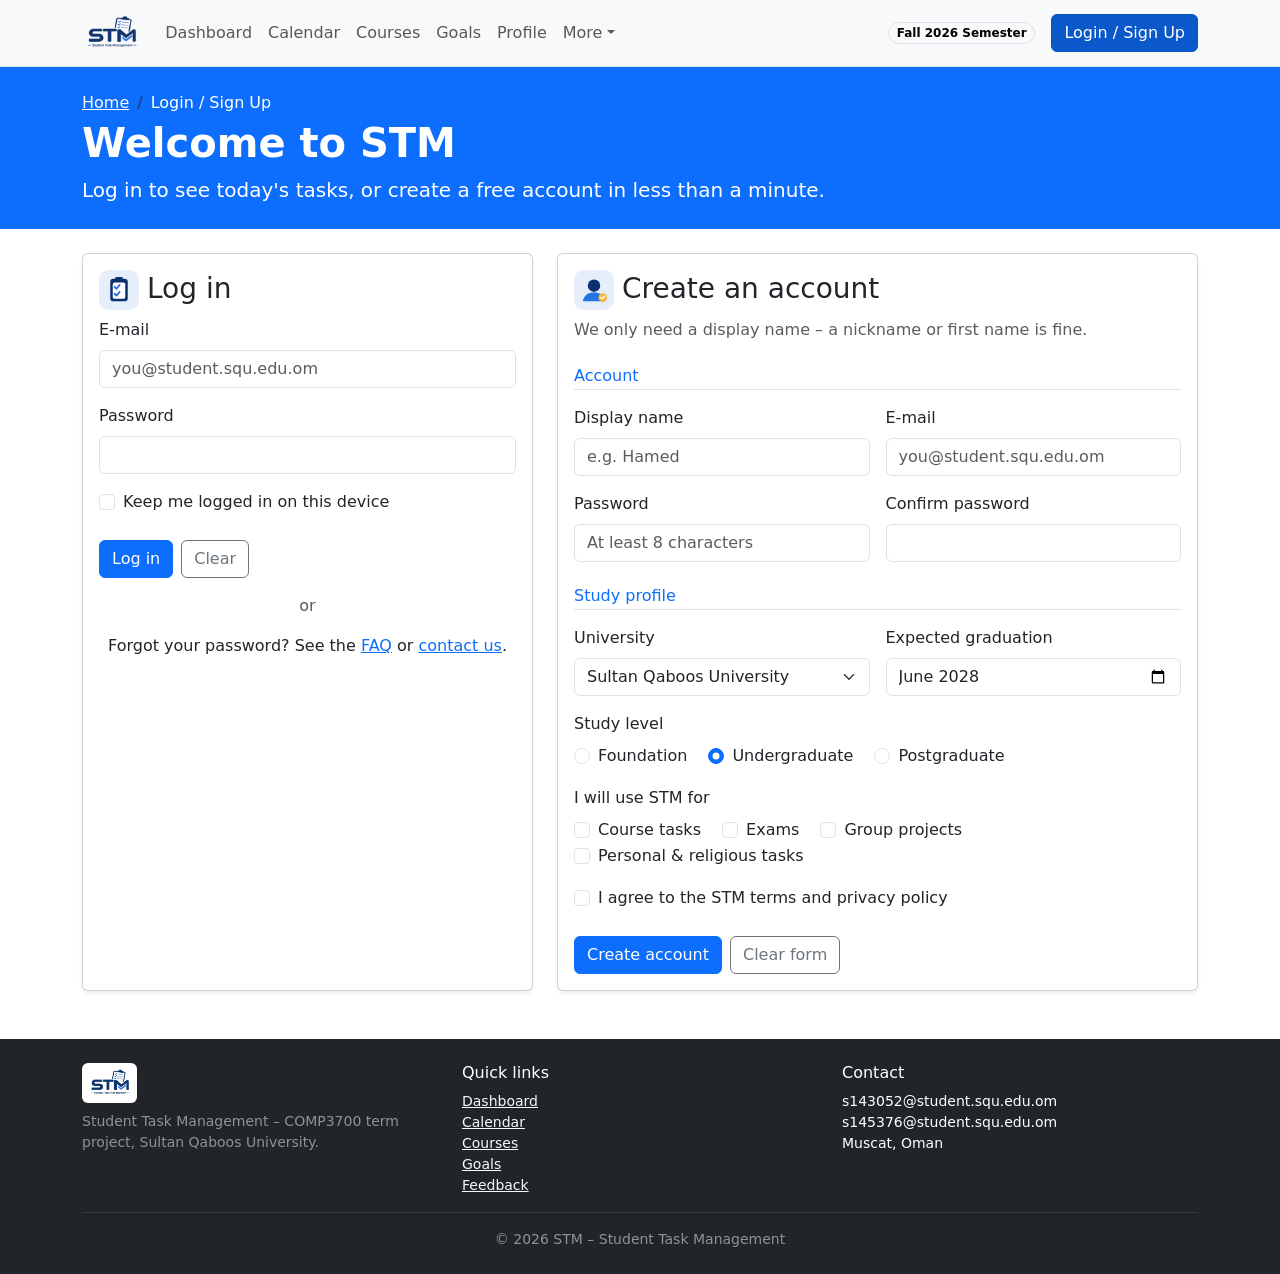
<file: pages/login.html>
<!DOCTYPE html>
<html lang="en">
<head>
  <meta charset="UTF-8" />
  <meta name="viewport" content="width=device-width, initial-scale=1" />
  <title>Welcome to STM | STM – Student Task Management</title>
  <link rel="icon" type="image/svg+xml" href="../images/favicon.svg" />
  <link href="https://cdn.jsdelivr.net/npm/bootstrap@5.3.8/dist/css/bootstrap.min.css" rel="stylesheet" integrity="sha384-sRIl4kxILFvY47J16cr9ZwB07vP4J8+LH7qKQnuqkuIAvNWLzeN8tE5YBujZqJLB" crossorigin="anonymous" />
</head>
<body>
  <nav class="navbar navbar-expand-lg bg-body-tertiary border-bottom sticky-top">
    <div class="container">
      <a class="navbar-brand" href="../index.html"><img src="../images/logo.png" alt="STM logo" height="40" /></a>
      <button class="navbar-toggler" type="button" data-bs-toggle="collapse" data-bs-target="#mainNav" aria-controls="mainNav" aria-expanded="false" aria-label="Toggle navigation">
        <span class="navbar-toggler-icon"></span>
      </button>
      <div class="collapse navbar-collapse" id="mainNav">
        <ul class="navbar-nav me-auto mb-2 mb-lg-0">
          <li class="nav-item"><a class="nav-link" href="../index.html">Dashboard</a></li>
          <li class="nav-item"><a class="nav-link" href="calendar.html">Calendar</a></li>
          <li class="nav-item"><a class="nav-link" href="courses.html">Courses</a></li>
          <li class="nav-item"><a class="nav-link" href="goals.html">Goals</a></li>
          <li class="nav-item"><a class="nav-link" href="profile.html">Profile</a></li>
          <li class="nav-item dropdown">
            <a class="nav-link dropdown-toggle" href="#" role="button" data-bs-toggle="dropdown" aria-expanded="false">More</a>
            <ul class="dropdown-menu">
              <li><a class="dropdown-item" href="questionnaire.html">Feedback (Questionnaire)</a></li>
              <li><a class="dropdown-item" href="calculate.html">Study Calculator</a></li>
              <li><a class="dropdown-item" href="funpage.html">Fun Page</a></li>
              <li><a class="dropdown-item" href="aboutus.html">About Us</a></li>
              <li><a class="dropdown-item" href="contact.html">Contact Us</a></li>
            </ul>
          </li>
        </ul>
        <span class="badge rounded-pill text-bg-light border me-lg-3 mb-2 mb-lg-0">Fall 2026 Semester</span>
        <a class="btn btn-primary active" href="login.html">Login / Sign Up</a>
      </div>
    </div>
  </nav>
  <header class="bg-primary text-white py-4">
    <div class="container">
      <nav aria-label="breadcrumb">
        <ol class="breadcrumb mb-1">
          <li class="breadcrumb-item"><a class="link-light" href="../index.html">Home</a></li>
          <li class="breadcrumb-item active text-white" aria-current="page">Login / Sign Up</li>
        </ol>
      </nav>
      <h1 class="display-6 fw-bold">Welcome to STM</h1>
      <p class="lead mb-0">Log in to see today's tasks, or create a free account in less than a minute.</p>
    </div>
  </header>

  <main class="container my-4">
    <div class="row g-4">
      <div class="col-lg-5">
        <div class="card h-100 shadow-sm"><div class="card-body">
          <h2 class="h3"><img src="../images/icon-tasks.svg" alt="" width="40" height="40" class="me-2" />Log in</h2>
          <form id="loginForm" class="needs-validation" action="https://httpbin.org/get" method="get" target="_blank" novalidate="novalidate">
  <input type="hidden" name="form_name" value="loginForm" />
  <div class="row g-3">
<div class="col-12">
  <label for="login_email" class="form-label">E-mail</label>
  <input type="email" class="form-control" id="login_email" name="login_email" required="required" placeholder="you@student.squ.edu.om" autocomplete="username" />
  <div class="invalid-feedback">Please enter a valid e-mail address.</div>
</div>
<div class="col-12">
  <label for="login_password" class="form-label">Password</label>
  <input type="password" class="form-control" id="login_password" name="login_password" required="required" autocomplete="current-password" />
  <div class="invalid-feedback">Please enter your password.</div>
</div>
<div class="col-12">
  <div class="form-check">
    <input class="form-check-input" type="checkbox" name="remember_me" id="remember_me" value="yes" />
    <label class="form-check-label" for="remember_me">Keep me logged in on this device</label>
  </div>
</div>
  </div>
  <div class="mt-4 d-flex flex-wrap gap-2">
    <button type="submit" class="btn btn-primary">Log in</button>
    <button type="reset" class="btn btn-outline-secondary">Clear</button>
  </div>
</form>
          <p class="text-center text-muted my-3">or</p>
          <p class="text-center mb-0">Forgot your password? See the <a href="contact.html">FAQ</a> or <a href="contact.html">contact us</a>.</p>
        </div></div>
      </div>
      <div class="col-lg-7">
        <div class="card h-100 shadow-sm"><div class="card-body">
          <h2 class="h3"><img src="../images/icon-profile.svg" alt="" width="40" height="40" class="me-2" />Create an account</h2>
          <p class="text-muted">We only need a display name – a nickname or first name is fine.</p>
          <form id="signupForm" class="needs-validation" action="https://httpbin.org/get" method="get" target="_blank" novalidate="novalidate">
  <input type="hidden" name="form_name" value="signupForm" />
  <div class="row g-3">
<div class="col-12"><h3 class="h6 text-primary border-bottom pb-1 mt-2 mb-0">Account</h3></div>
<div class="col-md-6">
  <label for="signup_name" class="form-label">Display name</label>
  <input type="text" class="form-control" id="signup_name" name="signup_name" required="required" maxlength="100" placeholder="e.g. Hamed" />
  <div class="invalid-feedback">Please enter a display name (a nickname is fine).</div>
</div>
<div class="col-md-6">
  <label for="signup_email" class="form-label">E-mail</label>
  <input type="email" class="form-control" id="signup_email" name="signup_email" required="required" placeholder="you@student.squ.edu.om" />
  <div class="invalid-feedback">Please enter a valid e-mail address.</div>
</div>
<div class="col-md-6">
  <label for="signup_password" class="form-label">Password</label>
  <input type="password" class="form-control" id="signup_password" name="signup_password" required="required" minlength="8" placeholder="At least 8 characters" />
  <div class="invalid-feedback">The password must have at least 8 characters.</div>
</div>
<div class="col-md-6">
  <label for="signup_password2" class="form-label">Confirm password</label>
  <input type="password" class="form-control" id="signup_password2" name="signup_password_confirm" required="required" minlength="8" data-match="signup_password" />
  <div class="invalid-feedback">The two passwords must be the same.</div>
</div>
<div class="col-12"><h3 class="h6 text-primary border-bottom pb-1 mt-2 mb-0">Study profile</h3></div>
<div class="col-md-6">
  <label for="signup_university" class="form-label">University</label>
  <select class="form-select" id="signup_university" name="signup_university"><option value="squ">Sultan Qaboos University</option><option value="utas">University of Technology and Applied Sciences</option><option value="gutech">German University of Technology in Oman</option><option value="other">Other</option></select>
  <div class="invalid-feedback">Please choose an option.</div>
</div>
<div class="col-md-6">
  <label for="signup_graduation" class="form-label">Expected graduation</label>
  <input type="month" class="form-control" id="signup_graduation" name="signup_graduation" value="2028-06" />
  <div class="invalid-feedback">Please fill in this field.</div>
</div>
<div class="col-12">
  <div class="form-label">Study level</div>
  <div class="form-check form-check-inline">
    <input class="form-check-input" type="radio" name="signup_level" id="signup_level_foundation" value="foundation" required="required" />
    <label class="form-check-label" for="signup_level_foundation">Foundation</label>
  </div>
  <div class="form-check form-check-inline">
    <input class="form-check-input" type="radio" name="signup_level" id="signup_level_undergraduate" value="undergraduate" checked="checked" required="required" />
    <label class="form-check-label" for="signup_level_undergraduate">Undergraduate</label>
  </div>
  <div class="form-check form-check-inline">
    <input class="form-check-input" type="radio" name="signup_level" id="signup_level_postgraduate" value="postgraduate" required="required" />
    <label class="form-check-label" for="signup_level_postgraduate">Postgraduate</label>
    <div class="invalid-feedback">Please choose one option.</div>
  </div>
</div>
<div class="col-12">
  <div class="form-label">I will use STM for</div>
  <div class="form-check form-check-inline">
    <input class="form-check-input" type="checkbox" name="signup_use" id="signup_use_courses" value="courses" />
    <label class="form-check-label" for="signup_use_courses">Course tasks</label>
  </div>
  <div class="form-check form-check-inline">
    <input class="form-check-input" type="checkbox" name="signup_use" id="signup_use_exams" value="exams" />
    <label class="form-check-label" for="signup_use_exams">Exams</label>
  </div>
  <div class="form-check form-check-inline">
    <input class="form-check-input" type="checkbox" name="signup_use" id="signup_use_group_projects" value="group_projects" />
    <label class="form-check-label" for="signup_use_group_projects">Group projects</label>
  </div>
  <div class="form-check form-check-inline">
    <input class="form-check-input" type="checkbox" name="signup_use" id="signup_use_personal" value="personal" />
    <label class="form-check-label" for="signup_use_personal">Personal &amp; religious tasks</label>
  </div>
</div>
<div class="col-12">
  <div class="form-check">
    <input class="form-check-input" type="checkbox" name="signup_terms" id="signup_terms" value="accepted" required="required" />
    <label class="form-check-label" for="signup_terms">I agree to the STM terms and privacy policy</label>
    <div class="invalid-feedback">You must agree before creating an account.</div>
  </div>
</div>
  </div>
  <div class="mt-4 d-flex flex-wrap gap-2">
    <button type="submit" class="btn btn-primary">Create account</button>
    <button type="reset" class="btn btn-outline-secondary">Clear form</button>
  </div>
</form>
        </div></div>
      </div>
    </div>
  </main>
  <footer class="bg-dark text-white mt-5 py-4">
    <div class="container">
      <div class="row g-4">
        <div class="col-md-4">
          <img src="../images/logo.png" alt="STM logo" height="40" class="bg-white rounded p-1 mb-2" />
          <p class="small text-white-50 mb-0">Student Task Management – COMP3700 term project, Sultan Qaboos University.</p>
        </div>
        <div class="col-6 col-md-4">
          <h2 class="h6">Quick links</h2>
          <ul class="list-unstyled small mb-0">
            <li><a class="link-light" href="../index.html">Dashboard</a></li>
            <li><a class="link-light" href="calendar.html">Calendar</a></li>
            <li><a class="link-light" href="courses.html">Courses</a></li>
            <li><a class="link-light" href="goals.html">Goals</a></li>
            <li><a class="link-light" href="questionnaire.html">Feedback</a></li>
          </ul>
        </div>
        <div class="col-6 col-md-4">
          <h2 class="h6">Contact</h2>
          <ul class="list-unstyled small mb-0">
            <li>s143052@student.squ.edu.om</li>
            <li>s145376@student.squ.edu.om</li>
            <li>Muscat, Oman</li>
          </ul>
        </div>
      </div>
      <hr class="border-secondary" />
      <p class="text-center small text-white-50 mb-0">&#169; 2026 STM – Student Task Management</p>
    </div>
  </footer>

  <script src="https://cdn.jsdelivr.net/npm/bootstrap@5.3.8/dist/js/bootstrap.bundle.min.js" integrity="sha384-FKyoEForCGlyvwx9Hj09JcYn3nv7wiPVlz7YYwJrWVcXK/BmnVDxM+D2scQbITxI" crossorigin="anonymous"></script>
  <script src="../js/validation.js"></script>
</body>
</html>
</file>
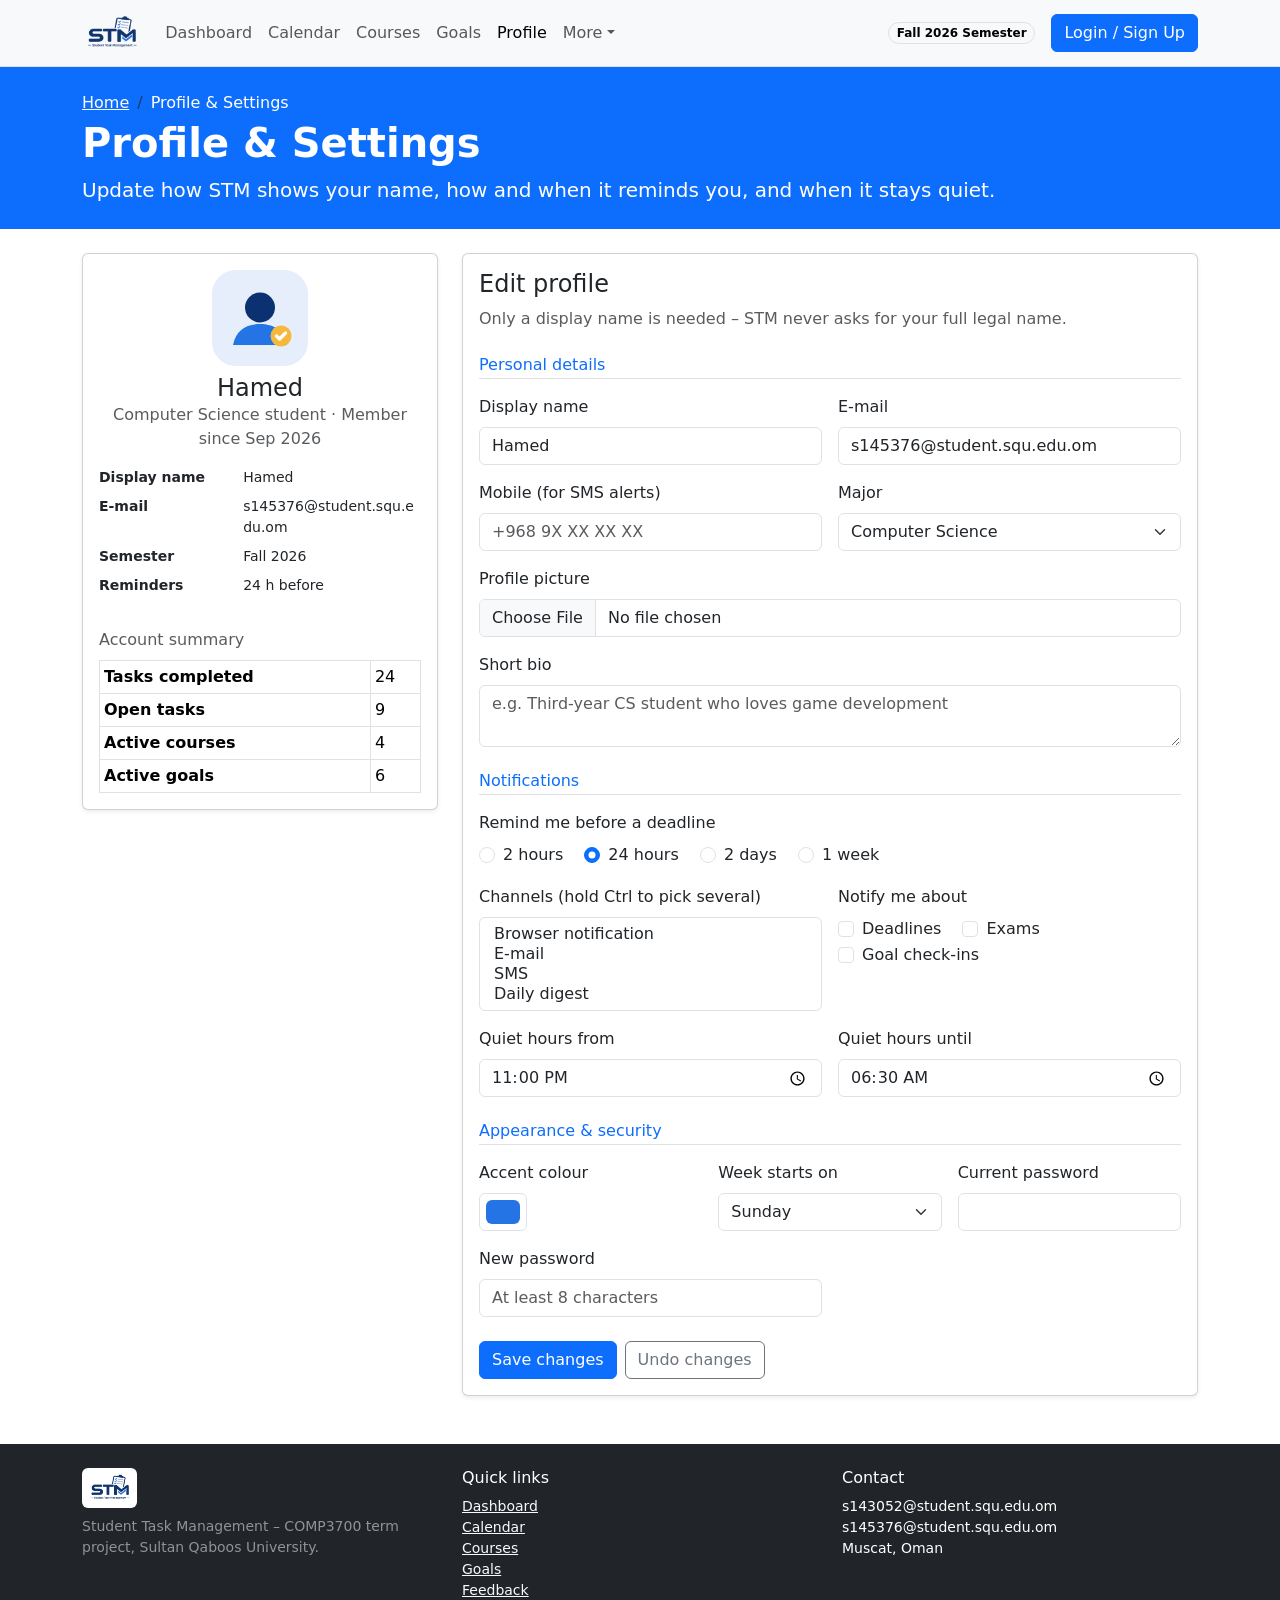
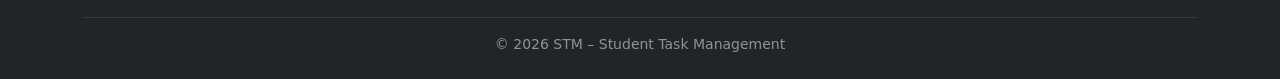
<file: pages/profile.html>
<!DOCTYPE html>
<html lang="en">
<head>
  <meta charset="UTF-8" />
  <meta name="viewport" content="width=device-width, initial-scale=1" />
  <title>Profile &amp; Settings | STM – Student Task Management</title>
  <link rel="icon" type="image/svg+xml" href="../images/favicon.svg" />
  <link href="https://cdn.jsdelivr.net/npm/bootstrap@5.3.8/dist/css/bootstrap.min.css" rel="stylesheet" integrity="sha384-sRIl4kxILFvY47J16cr9ZwB07vP4J8+LH7qKQnuqkuIAvNWLzeN8tE5YBujZqJLB" crossorigin="anonymous" />
</head>
<body>
  <nav class="navbar navbar-expand-lg bg-body-tertiary border-bottom sticky-top">
    <div class="container">
      <a class="navbar-brand" href="../index.html"><img src="../images/logo.png" alt="STM logo" height="40" /></a>
      <button class="navbar-toggler" type="button" data-bs-toggle="collapse" data-bs-target="#mainNav" aria-controls="mainNav" aria-expanded="false" aria-label="Toggle navigation">
        <span class="navbar-toggler-icon"></span>
      </button>
      <div class="collapse navbar-collapse" id="mainNav">
        <ul class="navbar-nav me-auto mb-2 mb-lg-0">
          <li class="nav-item"><a class="nav-link" href="../index.html">Dashboard</a></li>
          <li class="nav-item"><a class="nav-link" href="calendar.html">Calendar</a></li>
          <li class="nav-item"><a class="nav-link" href="courses.html">Courses</a></li>
          <li class="nav-item"><a class="nav-link" href="goals.html">Goals</a></li>
          <li class="nav-item"><a class="nav-link active" aria-current="page" href="profile.html">Profile</a></li>
          <li class="nav-item dropdown">
            <a class="nav-link dropdown-toggle" href="#" role="button" data-bs-toggle="dropdown" aria-expanded="false">More</a>
            <ul class="dropdown-menu">
              <li><a class="dropdown-item" href="questionnaire.html">Feedback (Questionnaire)</a></li>
              <li><a class="dropdown-item" href="calculate.html">Study Calculator</a></li>
              <li><a class="dropdown-item" href="funpage.html">Fun Page</a></li>
              <li><a class="dropdown-item" href="aboutus.html">About Us</a></li>
              <li><a class="dropdown-item" href="contact.html">Contact Us</a></li>
            </ul>
          </li>
        </ul>
        <span class="badge rounded-pill text-bg-light border me-lg-3 mb-2 mb-lg-0">Fall 2026 Semester</span>
        <a class="btn btn-primary" href="login.html">Login / Sign Up</a>
      </div>
    </div>
  </nav>
  <header class="bg-primary text-white py-4">
    <div class="container">
      <nav aria-label="breadcrumb">
        <ol class="breadcrumb mb-1">
          <li class="breadcrumb-item"><a class="link-light" href="../index.html">Home</a></li>
          <li class="breadcrumb-item active text-white" aria-current="page">Profile &amp; Settings</li>
        </ol>
      </nav>
      <h1 class="display-6 fw-bold">Profile &amp; Settings</h1>
      <p class="lead mb-0">Update how STM shows your name, how and when it reminds you, and when it stays quiet.</p>
    </div>
  </header>

  <main class="container my-4">
    <div class="row g-4">
      <div class="col-lg-4">
        <div class="card shadow-sm text-center"><div class="card-body">
          <img src="../images/icon-profile.svg" alt="Profile icon" width="96" height="96" class="mb-2" />
          <h2 class="h4 mb-0">Hamed</h2>
          <p class="text-muted">Computer Science student · Member since Sep 2026</p>
          <dl class="row text-start small mb-3">
            <dt class="col-5">Display name</dt><dd class="col-7">Hamed</dd>
            <dt class="col-5">E-mail</dt><dd class="col-7">s145376@student.squ.edu.om</dd>
            <dt class="col-5">Semester</dt><dd class="col-7">Fall 2026</dd>
            <dt class="col-5">Reminders</dt><dd class="col-7">24 h before</dd>
          </dl>
          <table class="table table-bordered table-sm text-start mb-0">
            <caption class="caption-top">Account summary</caption>
            <tbody>
              <tr><th scope="row">Tasks completed</th><td>24</td></tr>
              <tr><th scope="row">Open tasks</th><td>9</td></tr>
              <tr><th scope="row">Active courses</th><td>4</td></tr>
              <tr><th scope="row">Active goals</th><td>6</td></tr>
            </tbody>
          </table>
        </div></div>
      </div>
      <div class="col-lg-8">
        <div class="card shadow-sm"><div class="card-body">
          <h2 class="h4">Edit profile</h2>
          <p class="text-muted">Only a display name is needed – STM never asks for your full legal name.</p>
          <form id="profileForm" class="needs-validation" action="https://httpbin.org/get" method="get" target="_blank" novalidate="novalidate">
  <input type="hidden" name="form_name" value="profileForm" />
  <div class="row g-3">
<div class="col-12"><h3 class="h6 text-primary border-bottom pb-1 mt-2 mb-0">Personal details</h3></div>
<div class="col-md-6">
  <label for="display_name" class="form-label">Display name</label>
  <input type="text" class="form-control" id="display_name" name="display_name" required="required" maxlength="100" value="Hamed" />
  <div class="invalid-feedback">Please enter a display name.</div>
</div>
<div class="col-md-6">
  <label for="profile_email" class="form-label">E-mail</label>
  <input type="email" class="form-control" id="profile_email" name="profile_email" required="required" value="s145376@student.squ.edu.om" />
  <div class="invalid-feedback">Please enter a valid e-mail address.</div>
</div>
<div class="col-md-6">
  <label for="profile_phone" class="form-label">Mobile (for SMS alerts)</label>
  <input type="tel" class="form-control" id="profile_phone" name="profile_phone" placeholder="+968 9X XX XX XX" pattern="\+?[0-9 ]{8,15}" />
  <div class="invalid-feedback">Use 8–15 digits, for example +968 9123 4567.</div>
</div>
<div class="col-md-6">
  <label for="profile_major" class="form-label">Major</label>
  <select class="form-select" id="profile_major" name="profile_major"><option value="cs">Computer Science</option><option value="ce">Computer Engineering</option><option value="it">Information Technology</option><option value="other">Other</option></select>
  <div class="invalid-feedback">Please choose an option.</div>
</div>
<div class="col-12">
  <label for="profile_photo" class="form-label">Profile picture</label>
  <input type="file" class="form-control" id="profile_photo" name="profile_photo" />
  <div class="invalid-feedback">Please fill in this field.</div>
</div>
<div class="col-12">
  <label for="profile_bio" class="form-label">Short bio</label>
  <textarea class="form-control" id="profile_bio" name="profile_bio" rows="2" placeholder="e.g. Third-year CS student who loves game development"></textarea>
  <div class="invalid-feedback">Please write something.</div>
</div>
<div class="col-12"><h3 class="h6 text-primary border-bottom pb-1 mt-2 mb-0">Notifications</h3></div>
<div class="col-12">
  <div class="form-label">Remind me before a deadline</div>
  <div class="form-check form-check-inline">
    <input class="form-check-input" type="radio" name="reminder_lead" id="reminder_lead_2h" value="2h" />
    <label class="form-check-label" for="reminder_lead_2h">2 hours</label>
  </div>
  <div class="form-check form-check-inline">
    <input class="form-check-input" type="radio" name="reminder_lead" id="reminder_lead_24h" value="24h" checked="checked" />
    <label class="form-check-label" for="reminder_lead_24h">24 hours</label>
  </div>
  <div class="form-check form-check-inline">
    <input class="form-check-input" type="radio" name="reminder_lead" id="reminder_lead_48h" value="48h" />
    <label class="form-check-label" for="reminder_lead_48h">2 days</label>
  </div>
  <div class="form-check form-check-inline">
    <input class="form-check-input" type="radio" name="reminder_lead" id="reminder_lead_1w" value="1w" />
    <label class="form-check-label" for="reminder_lead_1w">1 week</label>
  </div>
</div>
<div class="col-md-6">
  <label for="notify_channels" class="form-label">Channels (hold Ctrl to pick several)</label>
  <select class="form-select" id="notify_channels" name="notify_channels" multiple="multiple" size="4"><option value="browser">Browser notification</option><option value="email">E-mail</option><option value="sms">SMS</option><option value="digest">Daily digest</option></select>
  <div class="invalid-feedback">Please choose an option.</div>
</div>
<div class="col-md-6">
  <div class="form-label">Notify me about</div>
  <div class="form-check form-check-inline">
    <input class="form-check-input" type="checkbox" name="notify_about" id="notify_about_deadlines" value="deadlines" />
    <label class="form-check-label" for="notify_about_deadlines">Deadlines</label>
  </div>
  <div class="form-check form-check-inline">
    <input class="form-check-input" type="checkbox" name="notify_about" id="notify_about_exams" value="exams" />
    <label class="form-check-label" for="notify_about_exams">Exams</label>
  </div>
  <div class="form-check form-check-inline">
    <input class="form-check-input" type="checkbox" name="notify_about" id="notify_about_goals" value="goals" />
    <label class="form-check-label" for="notify_about_goals">Goal check-ins</label>
  </div>
</div>
<div class="col-md-6">
  <label for="quiet_from" class="form-label">Quiet hours from</label>
  <input type="time" class="form-control" id="quiet_from" name="quiet_from" value="23:00" />
  <div class="invalid-feedback">Please fill in this field.</div>
</div>
<div class="col-md-6">
  <label for="quiet_to" class="form-label">Quiet hours until</label>
  <input type="time" class="form-control" id="quiet_to" name="quiet_to" value="06:30" />
  <div class="invalid-feedback">Please fill in this field.</div>
</div>
<div class="col-12"><h3 class="h6 text-primary border-bottom pb-1 mt-2 mb-0">Appearance &amp; security</h3></div>
<div class="col-md-4">
  <label for="accent_color" class="form-label">Accent colour</label>
  <input type="color" class="form-control form-control-color" id="accent_color" name="accent_color" value="#2474e5" />
  <div class="invalid-feedback">Please fill in this field.</div>
</div>
<div class="col-md-4">
  <label for="week_start" class="form-label">Week starts on</label>
  <select class="form-select" id="week_start" name="week_start"><option value="sunday">Sunday</option><option value="saturday">Saturday</option><option value="monday">Monday</option></select>
  <div class="invalid-feedback">Please choose an option.</div>
</div>
<div class="col-md-4">
  <label for="current_password" class="form-label">Current password</label>
  <input type="password" class="form-control" id="current_password" name="current_password" />
  <div class="invalid-feedback">Please fill in this field.</div>
</div>
<div class="col-md-6">
  <label for="new_password" class="form-label">New password</label>
  <input type="password" class="form-control" id="new_password" name="new_password" minlength="8" placeholder="At least 8 characters" />
  <div class="invalid-feedback">The new password must have at least 8 characters.</div>
</div>
  </div>
  <div class="mt-4 d-flex flex-wrap gap-2">
    <button type="submit" class="btn btn-primary">Save changes</button>
    <button type="reset" class="btn btn-outline-secondary">Undo changes</button>
  </div>
</form>
        </div></div>
      </div>
    </div>
  </main>
  <footer class="bg-dark text-white mt-5 py-4">
    <div class="container">
      <div class="row g-4">
        <div class="col-md-4">
          <img src="../images/logo.png" alt="STM logo" height="40" class="bg-white rounded p-1 mb-2" />
          <p class="small text-white-50 mb-0">Student Task Management – COMP3700 term project, Sultan Qaboos University.</p>
        </div>
        <div class="col-6 col-md-4">
          <h2 class="h6">Quick links</h2>
          <ul class="list-unstyled small mb-0">
            <li><a class="link-light" href="../index.html">Dashboard</a></li>
            <li><a class="link-light" href="calendar.html">Calendar</a></li>
            <li><a class="link-light" href="courses.html">Courses</a></li>
            <li><a class="link-light" href="goals.html">Goals</a></li>
            <li><a class="link-light" href="questionnaire.html">Feedback</a></li>
          </ul>
        </div>
        <div class="col-6 col-md-4">
          <h2 class="h6">Contact</h2>
          <ul class="list-unstyled small mb-0">
            <li>s143052@student.squ.edu.om</li>
            <li>s145376@student.squ.edu.om</li>
            <li>Muscat, Oman</li>
          </ul>
        </div>
      </div>
      <hr class="border-secondary" />
      <p class="text-center small text-white-50 mb-0">&#169; 2026 STM – Student Task Management</p>
    </div>
  </footer>

  <script src="https://cdn.jsdelivr.net/npm/bootstrap@5.3.8/dist/js/bootstrap.bundle.min.js" integrity="sha384-FKyoEForCGlyvwx9Hj09JcYn3nv7wiPVlz7YYwJrWVcXK/BmnVDxM+D2scQbITxI" crossorigin="anonymous"></script>
  <script src="../js/validation.js"></script>
</body>
</html>
</file>
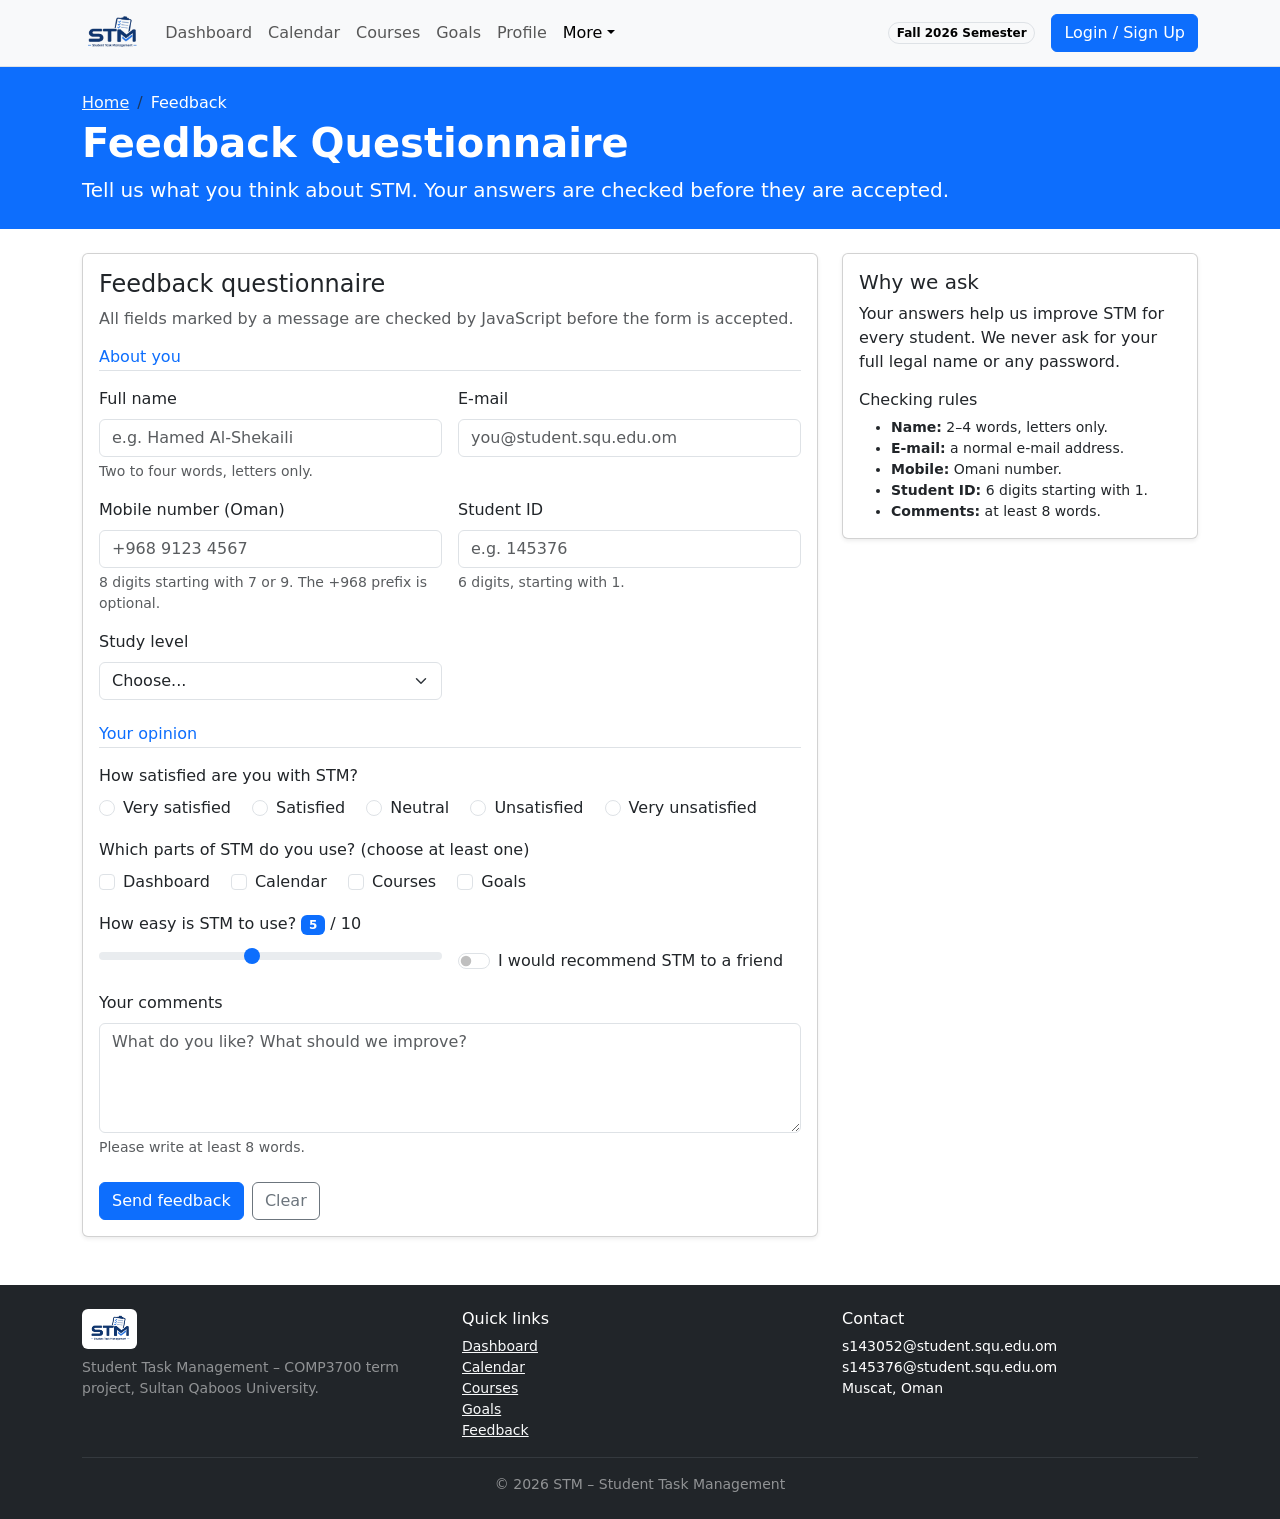
<file: pages/questionnaire.html>
<!DOCTYPE html>
<html lang="en">
<head>
  <meta charset="UTF-8" />
  <meta name="viewport" content="width=device-width, initial-scale=1" />
  <title>Feedback Questionnaire | STM – Student Task Management</title>
  <link rel="icon" type="image/svg+xml" href="../images/favicon.svg" />
  <link href="https://cdn.jsdelivr.net/npm/bootstrap@5.3.8/dist/css/bootstrap.min.css" rel="stylesheet" integrity="sha384-sRIl4kxILFvY47J16cr9ZwB07vP4J8+LH7qKQnuqkuIAvNWLzeN8tE5YBujZqJLB" crossorigin="anonymous" />
</head>
<body>
  <nav class="navbar navbar-expand-lg bg-body-tertiary border-bottom sticky-top">
    <div class="container">
      <a class="navbar-brand" href="../index.html"><img src="../images/logo.png" alt="STM logo" height="40" /></a>
      <button class="navbar-toggler" type="button" data-bs-toggle="collapse" data-bs-target="#mainNav" aria-controls="mainNav" aria-expanded="false" aria-label="Toggle navigation">
        <span class="navbar-toggler-icon"></span>
      </button>
      <div class="collapse navbar-collapse" id="mainNav">
        <ul class="navbar-nav me-auto mb-2 mb-lg-0">
          <li class="nav-item"><a class="nav-link" href="../index.html">Dashboard</a></li>
          <li class="nav-item"><a class="nav-link" href="calendar.html">Calendar</a></li>
          <li class="nav-item"><a class="nav-link" href="courses.html">Courses</a></li>
          <li class="nav-item"><a class="nav-link" href="goals.html">Goals</a></li>
          <li class="nav-item"><a class="nav-link" href="profile.html">Profile</a></li>
          <li class="nav-item dropdown">
            <a class="nav-link dropdown-toggle active" href="#" role="button" data-bs-toggle="dropdown" aria-expanded="false">More</a>
            <ul class="dropdown-menu">
              <li><a class="dropdown-item active" href="questionnaire.html">Feedback (Questionnaire)</a></li>
              <li><a class="dropdown-item" href="calculate.html">Study Calculator</a></li>
              <li><a class="dropdown-item" href="funpage.html">Fun Page</a></li>
              <li><a class="dropdown-item" href="aboutus.html">About Us</a></li>
              <li><a class="dropdown-item" href="contact.html">Contact Us</a></li>
            </ul>
          </li>
        </ul>
        <span class="badge rounded-pill text-bg-light border me-lg-3 mb-2 mb-lg-0">Fall 2026 Semester</span>
        <a class="btn btn-primary" href="login.html">Login / Sign Up</a>
      </div>
    </div>
  </nav>
  <header class="bg-primary text-white py-4">
    <div class="container">
      <nav aria-label="breadcrumb">
        <ol class="breadcrumb mb-1">
          <li class="breadcrumb-item"><a class="link-light" href="../index.html">Home</a></li>
          <li class="breadcrumb-item active text-white" aria-current="page">Feedback</li>
        </ol>
      </nav>
      <h1 class="display-6 fw-bold">Feedback Questionnaire</h1>
      <p class="lead mb-0">Tell us what you think about STM. Your answers are checked before they are accepted.</p>
    </div>
  </header>

  <main class="container my-4">
    <div class="row g-4">
      <div class="col-lg-8">
        <div id="feedbackResult" class="alert alert-success d-none" role="alert"></div>
        <div class="card shadow-sm"><div class="card-body">
          <h2 class="h4">Feedback questionnaire</h2>
          <p class="text-muted">All fields marked by a message are checked by JavaScript before the form is accepted.</p>
          <form id="feedbackForm" action="#" method="get" novalidate="novalidate">
  <div class="row g-3">
    <div class="col-12"><h3 class="h6 text-primary border-bottom pb-1 mb-0">About you</h3></div>

    <div class="col-md-6">
      <label for="fb_name" class="form-label">Full name</label>
      <input type="text" class="form-control" id="fb_name" name="fb_name" placeholder="e.g. Hamed Al-Shekaili" />
      <div class="invalid-feedback" id="fb_name_msg"></div>
      <div class="form-text">Two to four words, letters only.</div>
    </div>
    <div class="col-md-6">
      <label for="fb_email" class="form-label">E-mail</label>
      <input type="text" class="form-control" id="fb_email" name="fb_email" placeholder="you@student.squ.edu.om" />
      <div class="invalid-feedback" id="fb_email_msg"></div>
    </div>
    <div class="col-md-6">
      <label for="fb_phone" class="form-label">Mobile number (Oman)</label>
      <input type="text" class="form-control" id="fb_phone" name="fb_phone" placeholder="+968 9123 4567" />
      <div class="invalid-feedback" id="fb_phone_msg"></div>
      <div class="form-text">8 digits starting with 7 or 9. The +968 prefix is optional.</div>
    </div>
    <div class="col-md-6">
      <label for="fb_id" class="form-label">Student ID</label>
      <input type="text" class="form-control" id="fb_id" name="fb_id" placeholder="e.g. 145376" />
      <div class="invalid-feedback" id="fb_id_msg"></div>
      <div class="form-text">6 digits, starting with 1.</div>
    </div>
    <div class="col-md-6">
      <label for="fb_level" class="form-label">Study level</label>
      <select class="form-select" id="fb_level" name="fb_level">
        <option value="">Choose...</option>
        <option value="foundation">Foundation</option>
        <option value="undergraduate">Undergraduate</option>
        <option value="postgraduate">Postgraduate</option>
      </select>
      <div class="invalid-feedback" id="fb_level_msg"></div>
    </div>

    <div class="col-12"><h3 class="h6 text-primary border-bottom pb-1 mb-0 mt-2">Your opinion</h3></div>

    <div class="col-12">
      <div class="form-label">How satisfied are you with STM?</div>
      <div class="form-check form-check-inline"><input class="form-check-input" type="radio" name="fb_rating" id="fb_rating5" value="5" /><label class="form-check-label" for="fb_rating5">Very satisfied</label></div>
      <div class="form-check form-check-inline"><input class="form-check-input" type="radio" name="fb_rating" id="fb_rating4" value="4" /><label class="form-check-label" for="fb_rating4">Satisfied</label></div>
      <div class="form-check form-check-inline"><input class="form-check-input" type="radio" name="fb_rating" id="fb_rating3" value="3" /><label class="form-check-label" for="fb_rating3">Neutral</label></div>
      <div class="form-check form-check-inline"><input class="form-check-input" type="radio" name="fb_rating" id="fb_rating2" value="2" /><label class="form-check-label" for="fb_rating2">Unsatisfied</label></div>
      <div class="form-check form-check-inline"><input class="form-check-input" type="radio" name="fb_rating" id="fb_rating1" value="1" /><label class="form-check-label" for="fb_rating1">Very unsatisfied</label></div>
      <div class="text-danger small d-none" id="fb_rating_msg"></div>
    </div>
    <div class="col-12">
      <div class="form-label">Which parts of STM do you use? (choose at least one)</div>
      <div class="form-check form-check-inline"><input class="form-check-input" type="checkbox" name="fb_features" id="fb_f1" value="dashboard" /><label class="form-check-label" for="fb_f1">Dashboard</label></div>
      <div class="form-check form-check-inline"><input class="form-check-input" type="checkbox" name="fb_features" id="fb_f2" value="calendar" /><label class="form-check-label" for="fb_f2">Calendar</label></div>
      <div class="form-check form-check-inline"><input class="form-check-input" type="checkbox" name="fb_features" id="fb_f3" value="courses" /><label class="form-check-label" for="fb_f3">Courses</label></div>
      <div class="form-check form-check-inline"><input class="form-check-input" type="checkbox" name="fb_features" id="fb_f4" value="goals" /><label class="form-check-label" for="fb_f4">Goals</label></div>
      <div class="text-danger small d-none" id="fb_features_msg"></div>
    </div>
    <div class="col-md-6">
      <label for="fb_ease" class="form-label">How easy is STM to use? <span class="badge text-bg-primary" id="fb_ease_value">5</span> / 10</label>
      <input type="range" class="form-range" id="fb_ease" name="fb_ease" min="1" max="10" value="5" />
    </div>
    <div class="col-md-6 d-flex align-items-end">
      <div class="form-check form-switch">
        <input class="form-check-input" type="checkbox" role="switch" id="fb_recommend" name="fb_recommend" />
        <label class="form-check-label" for="fb_recommend">I would recommend STM to a friend</label>
      </div>
    </div>
    <div class="col-12">
      <label for="fb_comments" class="form-label">Your comments</label>
      <textarea class="form-control" id="fb_comments" name="fb_comments" rows="4" placeholder="What do you like? What should we improve?"></textarea>
      <div class="invalid-feedback" id="fb_comments_msg"></div>
      <div class="form-text">Please write at least 8 words.</div>
    </div>
  </div>
  <div class="mt-4 d-flex flex-wrap gap-2">
    <button type="submit" class="btn btn-primary">Send feedback</button>
    <button type="reset" class="btn btn-outline-secondary" id="fb_reset">Clear</button>
  </div>
</form>
        </div></div>
      </div>
      <div class="col-lg-4">
        <div class="card shadow-sm"><div class="card-body">
          <h2 class="h5">Why we ask</h2>
          <p>Your answers help us improve STM for every student. We never ask for your full legal name or any password.</p>
          <h3 class="h6">Checking rules</h3>
          <ul class="small mb-0">
            <li><strong>Name:</strong> 2–4 words, letters only.</li>
            <li><strong>E-mail:</strong> a normal e-mail address.</li>
            <li><strong>Mobile:</strong> Omani number.</li>
            <li><strong>Student ID:</strong> 6 digits starting with 1.</li>
            <li><strong>Comments:</strong> at least 8 words.</li>
          </ul>
        </div></div>
      </div>
    </div>
  </main>
  <footer class="bg-dark text-white mt-5 py-4">
    <div class="container">
      <div class="row g-4">
        <div class="col-md-4">
          <img src="../images/logo.png" alt="STM logo" height="40" class="bg-white rounded p-1 mb-2" />
          <p class="small text-white-50 mb-0">Student Task Management – COMP3700 term project, Sultan Qaboos University.</p>
        </div>
        <div class="col-6 col-md-4">
          <h2 class="h6">Quick links</h2>
          <ul class="list-unstyled small mb-0">
            <li><a class="link-light" href="../index.html">Dashboard</a></li>
            <li><a class="link-light" href="calendar.html">Calendar</a></li>
            <li><a class="link-light" href="courses.html">Courses</a></li>
            <li><a class="link-light" href="goals.html">Goals</a></li>
            <li><a class="link-light" href="questionnaire.html">Feedback</a></li>
          </ul>
        </div>
        <div class="col-6 col-md-4">
          <h2 class="h6">Contact</h2>
          <ul class="list-unstyled small mb-0">
            <li>s143052@student.squ.edu.om</li>
            <li>s145376@student.squ.edu.om</li>
            <li>Muscat, Oman</li>
          </ul>
        </div>
      </div>
      <hr class="border-secondary" />
      <p class="text-center small text-white-50 mb-0">&#169; 2026 STM – Student Task Management</p>
    </div>
  </footer>

  <script src="https://cdn.jsdelivr.net/npm/bootstrap@5.3.8/dist/js/bootstrap.bundle.min.js" integrity="sha384-FKyoEForCGlyvwx9Hj09JcYn3nv7wiPVlz7YYwJrWVcXK/BmnVDxM+D2scQbITxI" crossorigin="anonymous"></script>
  <script src="../js/questionnaire.js"></script>
</body>
</html>
</file>
